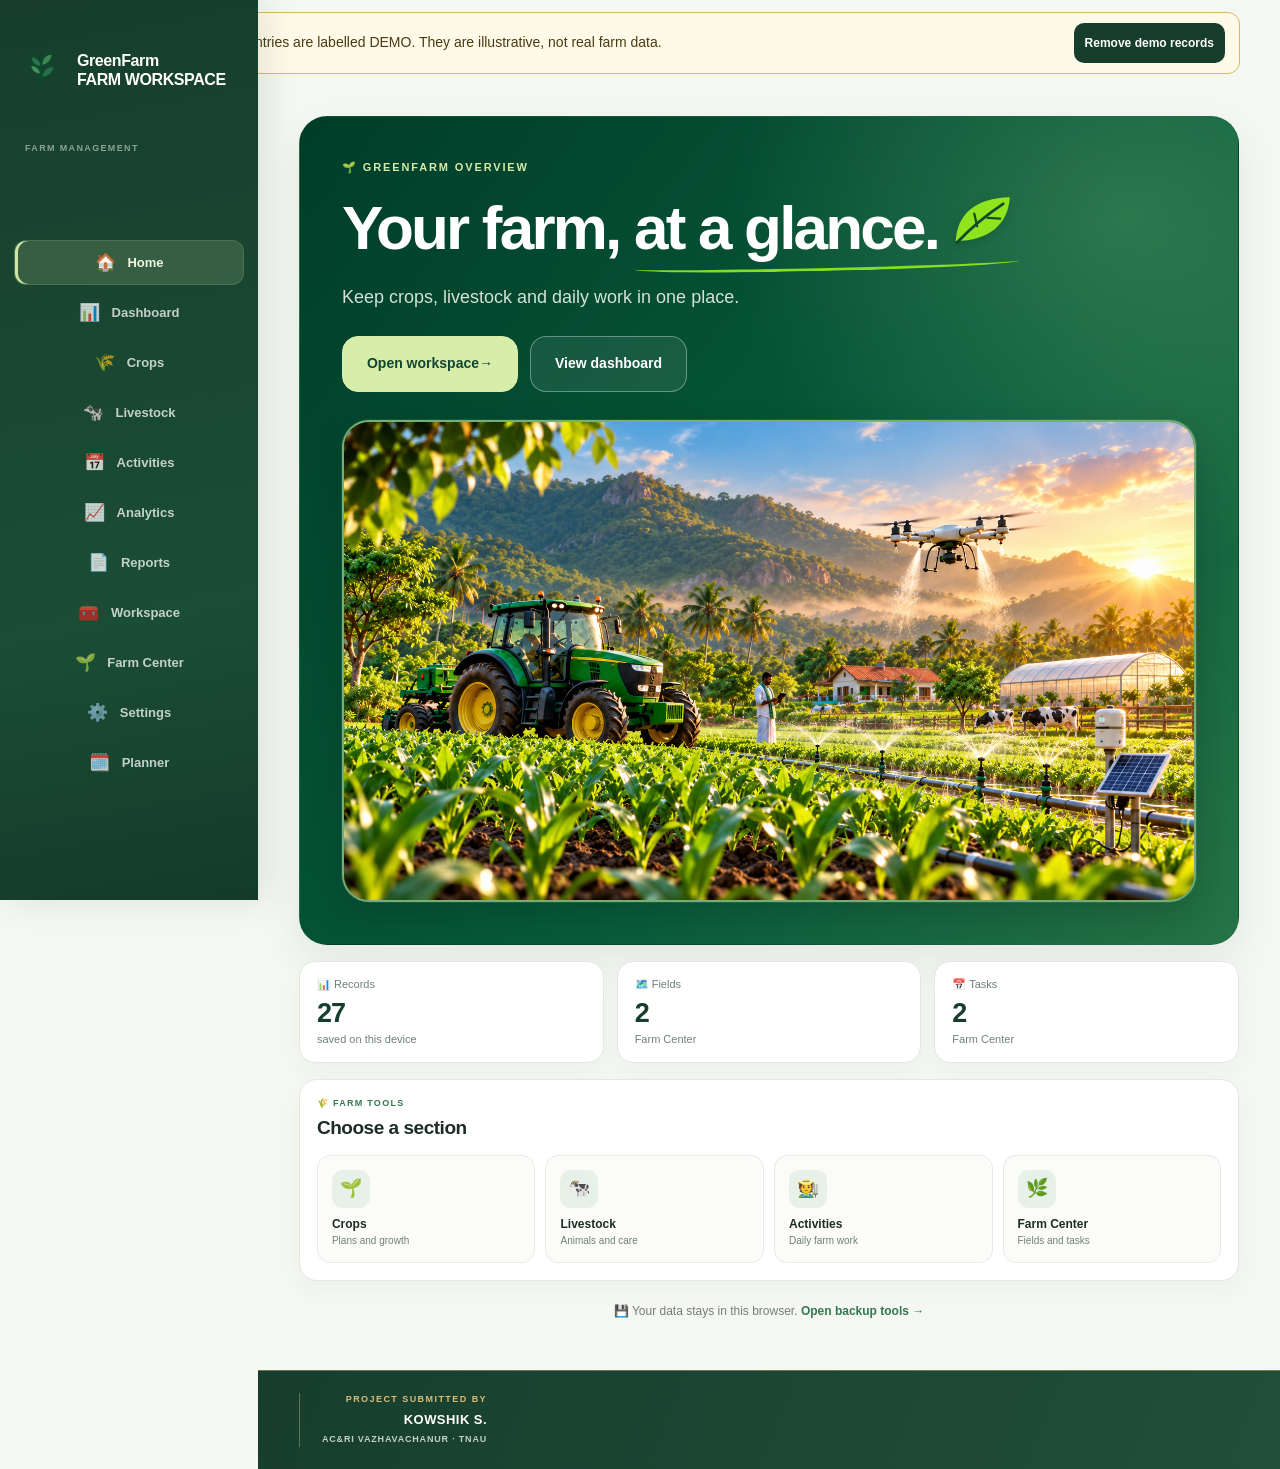
<file: index.html>
<!doctype html>
<html lang="en">
<head>
  <meta charset="utf-8">
  <meta name="viewport" content="width=device-width, initial-scale=1">
  <meta name="description" content="GreenFarm is a private, browser-based farm workspace for crop, field, livestock and farm operation records.">
  <meta name="theme-color" content="#173e2d">
  <title>Farm Home | GreenFarm</title>
  <link rel="manifest" href="manifest.webmanifest">
  <link rel="stylesheet" href="assets/greenfarm.css?v=greenfarm-v25">
  <link rel="stylesheet" href="assets/app-ui.css?v=greenfarm-v25"><link rel="stylesheet" href="assets/module-views.css?v=greenfarm-v25">
</head>
<body>
  <nav class="gf-nav" aria-label="Main navigation">
    <div class="container">
      <div class="gf-nav-caption">Farm management</div>
      <div class="nav-links">
        <a href="index.html" aria-current="page">🏠 Home</a>
        <a href="dashboard.html">📊 Dashboard</a>
        <a href="crops.html">🌾 Crops</a>
        <a href="livestock.html">🐄 Livestock</a>
        <a href="activities.html">📅 Activities</a>
        <a href="analytics.html">📈 Analytics</a>
        <a href="reports.html">📄 Reports</a>
        <a href="farm.html">🧰 Workspace</a>
        <a href="advanced.html">🌱 Farm Center</a>
        <a href="admin.html">⚙️ Admin</a>
      </div>
    </div>
  </nav>
  <style>
    /* Match the supplied GreenFarm overview design: copy first, full-width farm image below. */
    .gf-home-banner {
      display: grid !important;
      grid-template-columns: minmax(0, 1fr) !important;
      align-items: start !important;
      gap: 24px !important;
      padding: clamp(22px, 3.5vw, 42px) !important;
      border-radius: 28px !important;
      background:
        radial-gradient(ellipse at 88% 12%, rgba(177, 222, 148, .22), transparent 34%),
        linear-gradient(128deg, #003d29 0%, #075b3b 58%, #267346 100%) !important;
      color: #fff !important;
    }
    .gf-home-copy { width: 100%; min-width: 0; }
    .gf-home-kicker {
      margin-bottom: 16px !important;
      color: #d6eba9 !important;
      font-size: 11px !important;
      font-weight: 850 !important;
      letter-spacing: .17em !important;
      text-transform: uppercase;
    }
    .gf-home-banner h1 {
      max-width: 900px !important;
      margin: 0 0 15px !important;
      color: #fff !important;
      font-size: clamp(35px, 5vw, 62px) !important;
      line-height: 1.08 !important;
      letter-spacing: -.045em !important;
    }
    .gf-home-banner p:not(.gf-home-kicker) {
      max-width: 800px;
      color: rgba(247, 252, 244, .86) !important;
      font-size: clamp(14px, 1.6vw, 18px) !important;
    }
    .gf-home-actions { gap: 12px !important; margin: 24px 0 4px !important; }
    .gf-home-actions a {
      min-height: 56px !important;
      padding: 14px 24px !important;
      border-radius: 16px !important;
      font-size: 14px !important;
    }
    .gf-home-actions a.primary {
      background: #d7edaa !important;
      border-color: #d7edaa !important;
      color: #12452e !important;
    }
    .gf-home-art {
      display: block !important;
      width: 100% !important;
      min-width: 0 !important;
      height: auto !important;
      min-height: 0 !important;
      overflow: hidden !important;
      border: 2px solid rgba(177, 236, 157, .62) !important;
      border-radius: 27px !important;
      background: #154c32 !important;
      box-shadow: 0 0 0 1px rgba(255,255,255,.08), 0 14px 34px rgba(0, 25, 14, .2);
    }
    .gf-home-art img {
      display: block !important;
      width: 100% !important;
      height: auto !important;
      min-height: 0 !important;
      max-height: 640px;
      aspect-ratio: 16 / 9;
      object-fit: cover !important;
      object-position: center 52% !important;
      border-radius: 24px !important;
      background: linear-gradient(135deg, #164c31, #8bbf72);
    }
    @media (max-width: 700px) {
      .gf-home-banner { gap: 19px !important; padding: 19px !important; border-radius: 21px !important; }
      .gf-home-banner h1 { font-size: clamp(32px, 8vw, 43px) !important; }
      .gf-home-actions a { min-height: 48px !important; padding: 12px 15px !important; }
      .gf-home-art { border-radius: 18px !important; }
      .gf-home-art img { aspect-ratio: 4 / 3; border-radius: 16px !important; }
    }
    .gf-leaf-heading {
      position: relative;
      display: inline-block;
      padding-bottom: .12em;
      color: #fff !important;
      white-space: normal;
    }
    .gf-leaf-heading::after {
      position: absolute;
      right: 0;
      bottom: -.03em;
      left: 0;
      height: .15em;
      content: "";
      border-bottom: 3px solid #8ee51e;
      border-radius: 0 0 55% 45%;
      transform: rotate(-1.2deg);
      opacity: .95;
      pointer-events: none;
    }
    .gf-heading-leaf {
      display: inline-block;
      width: clamp(35px, 5.8vw, 76px);
      height: auto;
      margin-left: .12em;
      vertical-align: -.04em;
      filter: drop-shadow(0 2px 4px rgba(0, 35, 12, .18));
    }
    @media (max-width: 700px) {
      .gf-heading-leaf { width: 36px; }
      .gf-leaf-heading::after { border-bottom-width: 2px; }
    }
  </style>
  <main><div class="gf-home-page">
  <section class="gf-home-banner" aria-labelledby="home-title">
    <div class="gf-home-copy">
      <p class="gf-home-kicker">🌱 GreenFarm overview</p>
      <h1 id="home-title">Your farm, <span class="gf-leaf-heading">at a glance.<svg class="gf-heading-leaf" viewBox="0 0 100 80" aria-hidden="true" focusable="false"><path d="M13 66C15 30 39 8 86 7C84 42 59 66 13 66Z" fill="#8ee51e"/><path d="M15 68C33 49 51 33 77 16" fill="none" stroke="#164a2e" stroke-width="4" stroke-linecap="round"/><path d="M42 46L38 29M56 35L73 36" fill="none" stroke="#164a2e" stroke-width="3" stroke-linecap="round"/></svg></span></h1>
      <p>Keep crops, livestock and daily work in one place.</p>
      <div class="gf-home-actions">
        <a class="primary" href="farm.html">Open workspace <span aria-hidden="true">→</span></a>
        <a href="dashboard.html">View dashboard</a>
      </div>
    </div>
    <div class="gf-home-art">
      <img src="assets/greenfarm-3d-farm.png?v=greenfarm-v25" alt="Realistic smart GreenFarm landscape with a farmer monitoring crops, lush crop rows, greenhouse, tractor, drone and connected agriculture technology at sunrise" width="1280" height="720" fetchpriority="high" decoding="async">
    </div>
  </section>
  <section class="gf-home-stat-grid" aria-label="Farm overview">
    <article class="gf-home-stat"><span>📊 Records</span><strong data-gf-stat="records">0</strong><small>saved on this device</small></article>
    <article class="gf-home-stat"><span>🗺️ Fields</span><strong data-gf-stat="fields">0</strong><small>Farm Center</small></article>
    <article class="gf-home-stat"><span>📅 Tasks</span><strong data-gf-stat="tasks">0</strong><small>Farm Center</small></article>
  </section>
  <section class="gf-home-section" aria-labelledby="home-tools-title">
    <div class="gf-home-section-head"><div><p>🌾 Farm tools</p><h2 id="home-tools-title">Choose a section</h2></div></div>
    <div class="gf-home-module-grid">
      <a class="gf-home-module" href="crops.html"><span class="gf-home-module-icon" aria-hidden="true">🌱</span><span><strong>Crops</strong><small>Plans and growth</small></span></a>
      <a class="gf-home-module" href="livestock.html"><span class="gf-home-module-icon" aria-hidden="true">🐄</span><span><strong>Livestock</strong><small>Animals and care</small></span></a>
      <a class="gf-home-module" href="activities.html"><span class="gf-home-module-icon" aria-hidden="true">🧑‍🌾</span><span><strong>Activities</strong><small>Daily farm work</small></span></a>
      <a class="gf-home-module" href="advanced.html"><span class="gf-home-module-icon" aria-hidden="true">🌿</span><span><strong>Farm Center</strong><small>Fields and tasks</small></span></a>
    </div>
  </section>
  <p class="gf-home-footer-note">💾 Your data stays in this browser. <a href="farm.html#backup">Open backup tools →</a></p>
</div></main>
  <footer class="gf-footer gf-home-footer"><div class="container gf-home-footer-container"><div class="gf-project-credit"><span class="gf-project-credit-label">Project submitted by</span><strong>KOWSHIK S.</strong><span class="gf-project-credit-meta">AC&amp;RI VAZHAVACHANUR <span aria-hidden="true">·</span> TNAU</span></div></div></footer>
  <script src="assets/demo-seed.js?v=greenfarm-v28"></script><script src="assets/app-ui.js?v=greenfarm-v28" defer></script>
  <script>if ("serviceWorker" in navigator) navigator.serviceWorker.register("sw.js").catch(() => {});</script>
</body>
</html>
</file>
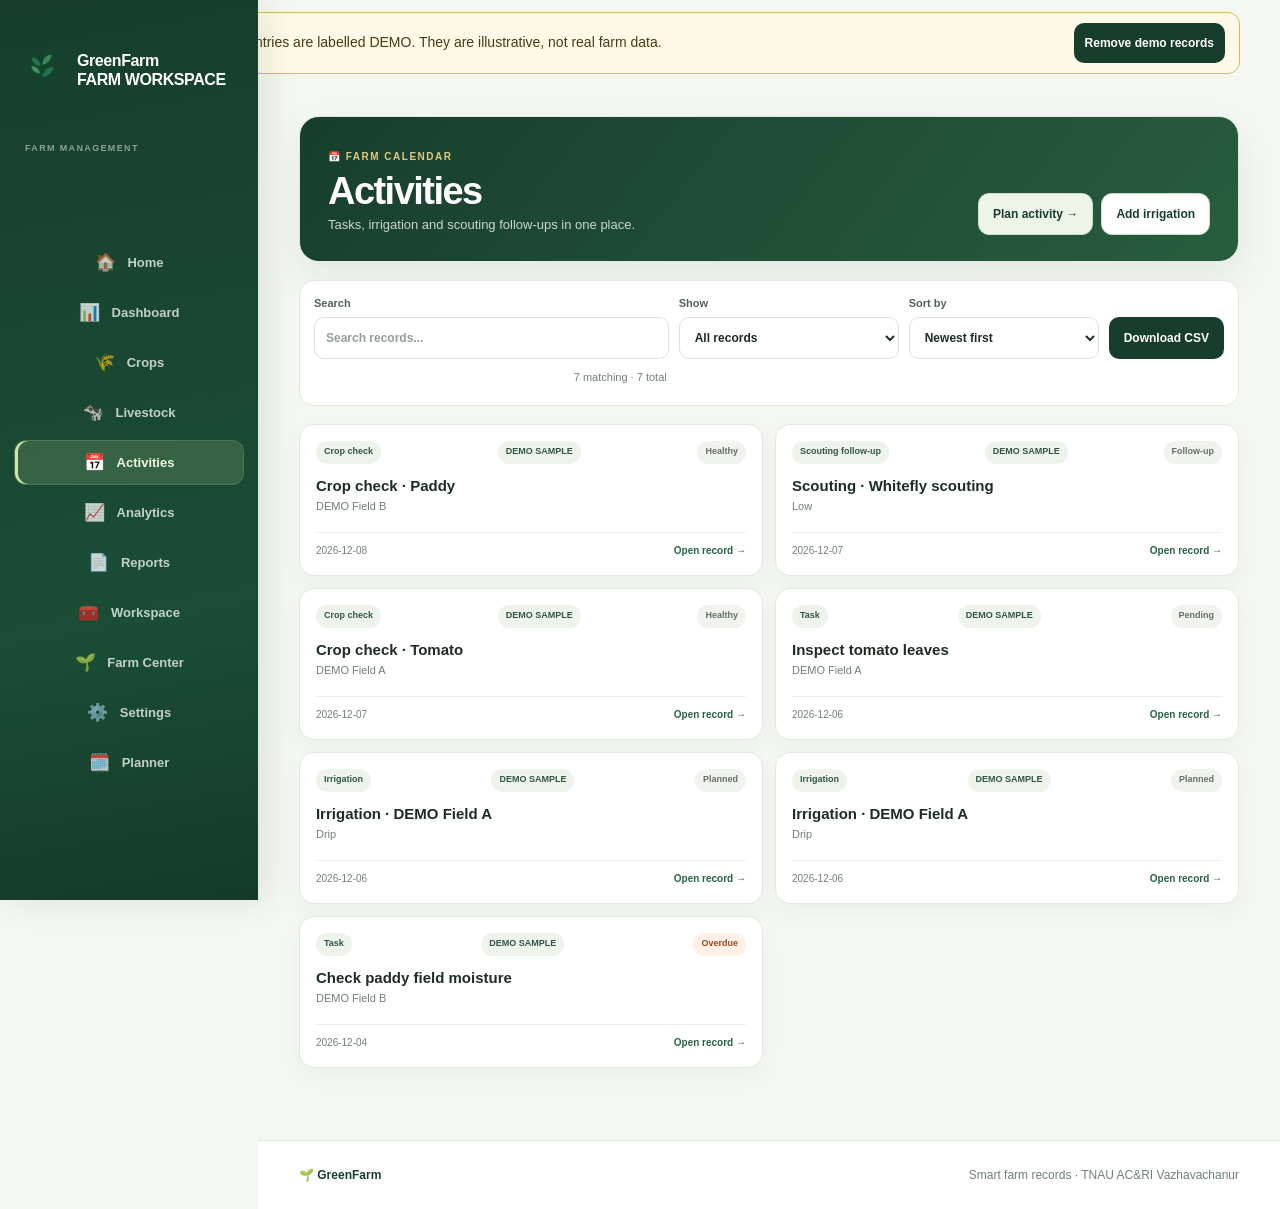
<file: activities.html>
<!doctype html><html lang="en"><head><meta charset="utf-8"><meta name="viewport" content="width=device-width,initial-scale=1"><meta name="theme-color" content="#173e2d"><meta name="description" content="Tasks, irrigation and scouting follow-ups in one place."><title>Activities | GreenFarm</title><link rel="manifest" href="manifest.webmanifest"><link rel="stylesheet" href="assets/greenfarm.css?v=greenfarm-v25"><link rel="stylesheet" href="assets/app-ui.css?v=greenfarm-v25"><link rel="stylesheet" href="assets/module-views.css?v=greenfarm-v25"></head><body data-view="activities"><nav class="gf-nav" aria-label="Main navigation"><div class="container"><div class="gf-nav-caption">Farm management</div><div class="nav-links"><a href="index.html">Home</a><a href="dashboard.html">Dashboard</a><a href="crops.html">Crops</a><a href="livestock.html">Livestock</a><a href="activities.html">Activities</a><a href="analytics.html">Analytics</a><a href="reports.html">Reports</a><a href="farm.html">Workspace</a><a href="advanced.html">Farm Center</a><a href="admin.html">Settings</a></div></div></nav><main><div class="page module-view-page" data-view="activities"><section class="module-view-hero"><div><small>📅 FARM CALENDAR</small><h1>Activities</h1><p>Tasks, irrigation and scouting follow-ups in one place.</p></div><div class="module-view-actions"><a class="view-primary" href="advanced.html#taskForm">Plan activity →</a><a class="view-button" href="farm.html#irrigation">Add irrigation</a></div></section><section class="view-toolbar" aria-label="Filter activities"><label>Search<input id="recordSearch" type="search" placeholder="Search records..." autocomplete="off"></label><label>Show<select id="recordFilter"><option value="all">All records</option><option value="open">Open / scheduled</option><option value="overdue">Overdue</option><option value="completed">Completed</option></select></label><label>Sort by<select id="recordSort"><option value="newest">Newest first</option><option value="oldest">Oldest first</option></select></label><button id="exportView" class="view-button" type="button">Download CSV</button><p id="recordsSummary" class="view-count" aria-live="polite"></p></section><section id="recordsView" class="records-view" aria-live="polite"></section><nav id="recordsPagination" class="record-pagination" aria-label="Record pages"></nav></div></main><footer class="gf-footer"><div class="container"><strong>🌱 GreenFarm</strong><p>Smart farm records · TNAU AC&amp;RI Vazhavachanur</p></div></footer><div id="viewStatus" class="sr-only" role="status" aria-live="polite"></div><script src="assets/demo-seed.js?v=greenfarm-v28"></script><script src="assets/module-views.js?v=greenfarm-v28" defer></script><script src="assets/app-ui.js?v=greenfarm-v28" defer></script></body></html>
</file>
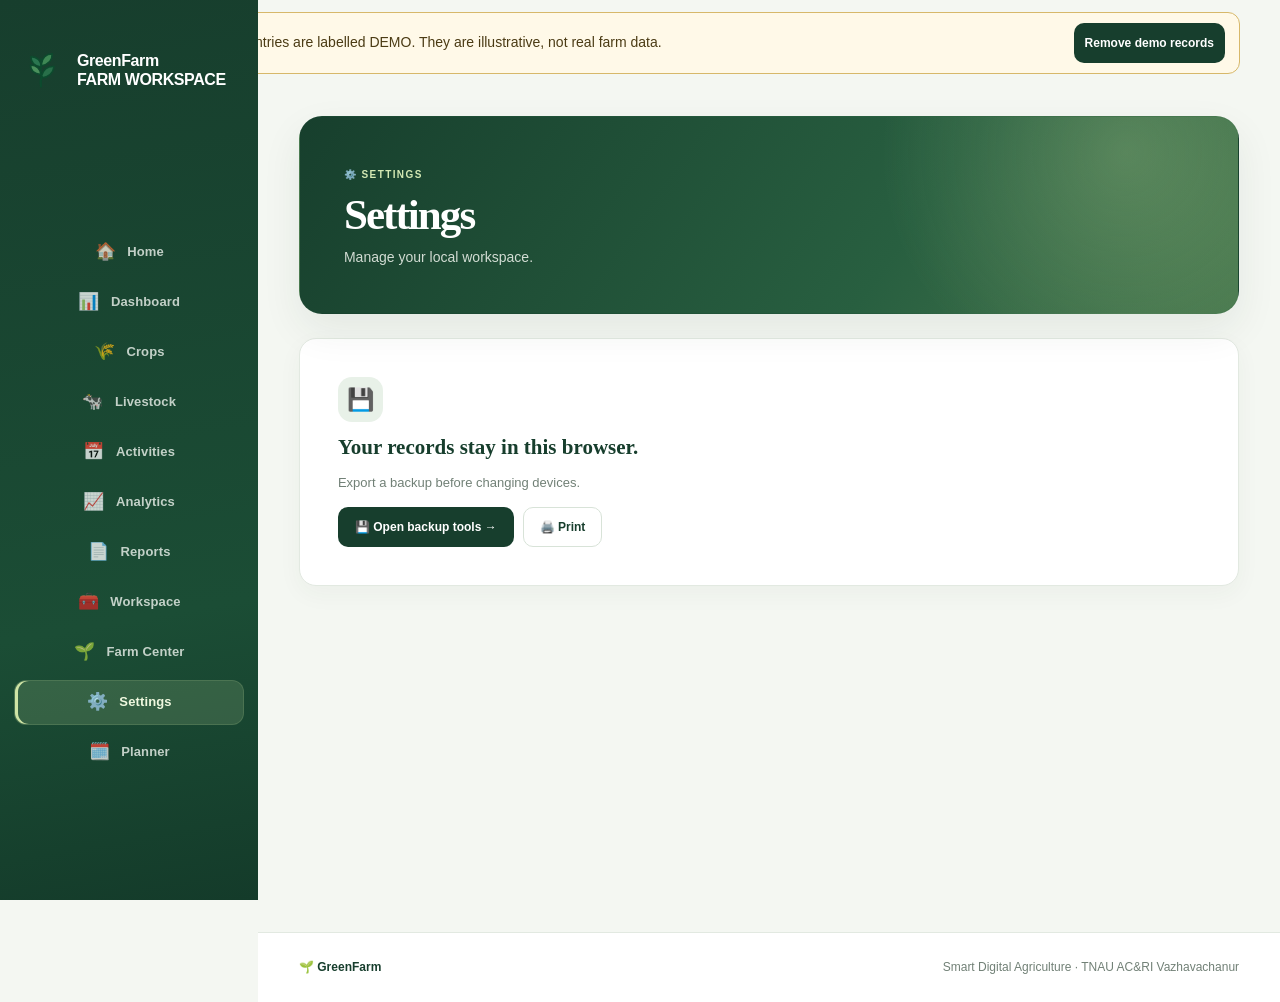
<file: admin.html>
<!doctype html><html lang="en"><head><meta charset="utf-8"><meta name="viewport" content="width=device-width,initial-scale=1"><meta name="theme-color" content="#043a24"><meta name="description" content="admin | GreenFarm Smart Digital Agriculture"><title>Settings | GreenFarm</title><link rel="stylesheet" href="assets/greenfarm.css?v=greenfarm-v25"><style id="greenfarm-common-brand-header">
.dashboard-green-header{background:linear-gradient(rgba(247,251,246,.82),rgba(239,247,237,.86)),url("assets/greenfarm-sunrise-header.webp") center/cover no-repeat;border-top:4px solid #043a24;border-bottom:1px solid #dfe9e2}
.dashboard-brand-wrap{width:100%;min-height:108px;display:flex;align-items:center;justify-content:flex-start;text-align:left;padding:12px 18px;box-sizing:border-box}
.dashboard-green{display:flex;flex-direction:row;align-items:center;justify-content:flex-start;gap:12px}
.dashboard-green-logo{width:58px;height:58px;flex:0 0 58px;object-fit:contain;border-radius:50%;border:3px solid #0d4b2e;padding:5px;background:#fff;box-sizing:border-box}
.dashboard-green-copy{display:flex;flex-direction:column;align-items:flex-start;justify-content:center;gap:5px}
.dashboard-green-name{color:#043a24;font:800 clamp(32px,4vw,50px)/1 Georgia,"Times New Roman",serif;letter-spacing:-.02em}
.dashboard-green-sub{color:#08783f;font:900 clamp(9px,1vw,12px)/1.2 "Segoe UI",Arial,sans-serif;letter-spacing:.12em}
@media(max-width:700px){.dashboard-brand-wrap{min-height:76px;padding:8px 12px}.dashboard-green{gap:9px}.dashboard-green-logo{width:44px;height:44px;flex-basis:44px;padding:4px}.dashboard-green-name{font-size:27px}.dashboard-green-sub{font-size:7px;letter-spacing:.08em}}
@media(max-width:380px){.dashboard-green-logo{width:38px;height:38px;flex-basis:38px}.dashboard-green-name{font-size:23px}.dashboard-green-sub{font-size:6px}}
</style><link rel="stylesheet" href="assets/app-ui.css?v=greenfarm-v25"><link rel="stylesheet" href="assets/module-views.css?v=greenfarm-v25">
</head><body><header class="dashboard-green-header">
  <div class="dashboard-brand-wrap">
    <div class="dashboard-green">
      <img class="dashboard-green-logo" src="assets/greenfarm-logo.svg" alt="GreenFarm logo">
      <div class="dashboard-green-copy">
        <div class="dashboard-green-name">GreenFarm</div>
        <div class="dashboard-green-sub">SMART DIGITAL AGRICULTURE</div>
      </div>
    </div>
  </div>
</header><nav class="gf-nav professional-nav" aria-label="Main navigation"><div class="container"><div class="nav-links">
<a href="index.html">🏠 Home</a><a href="dashboard.html">📊 Dashboard</a><a href="crops.html">🌾 Crops</a><a href="livestock.html">🐄 Livestock</a><a href="activities.html">📅 Activities</a><a href="analytics.html">📈 Analytics</a><a href="reports.html">📄 Reports</a><a href="farm.html">🧰 Workspace</a><a href="advanced.html">🌱 Farm Center</a><a href="admin.html">⚙️ Admin</a>
</div></div></nav><main><div class="page">
  <section class="page-hero"><small>⚙️ SETTINGS</small><h1>Settings</h1><p>Manage your local workspace.</p></section>
  <section class="workspace-card"><div class="empty-icon" aria-hidden="true">💾</div><h2>Your records stay in this browser.</h2><p>Export a backup before changing devices.</p>
    <div class="actions"><a class="btn2" href="farm.html#backup">💾 Open backup tools →</a><button class="btn2 alt" onclick="window.print()">🖨️ Print</button></div>
  </section>
</div></main><footer class="gf-footer"><div class="container"><strong>🌱 GreenFarm</strong><p>Smart Digital Agriculture · TNAU AC&amp;RI Vazhavachanur</p></div></footer><script src="assets/demo-seed.js?v=greenfarm-v28"></script><script src="assets/app-ui.js?v=greenfarm-v28" defer></script>
</body></html>
</file>
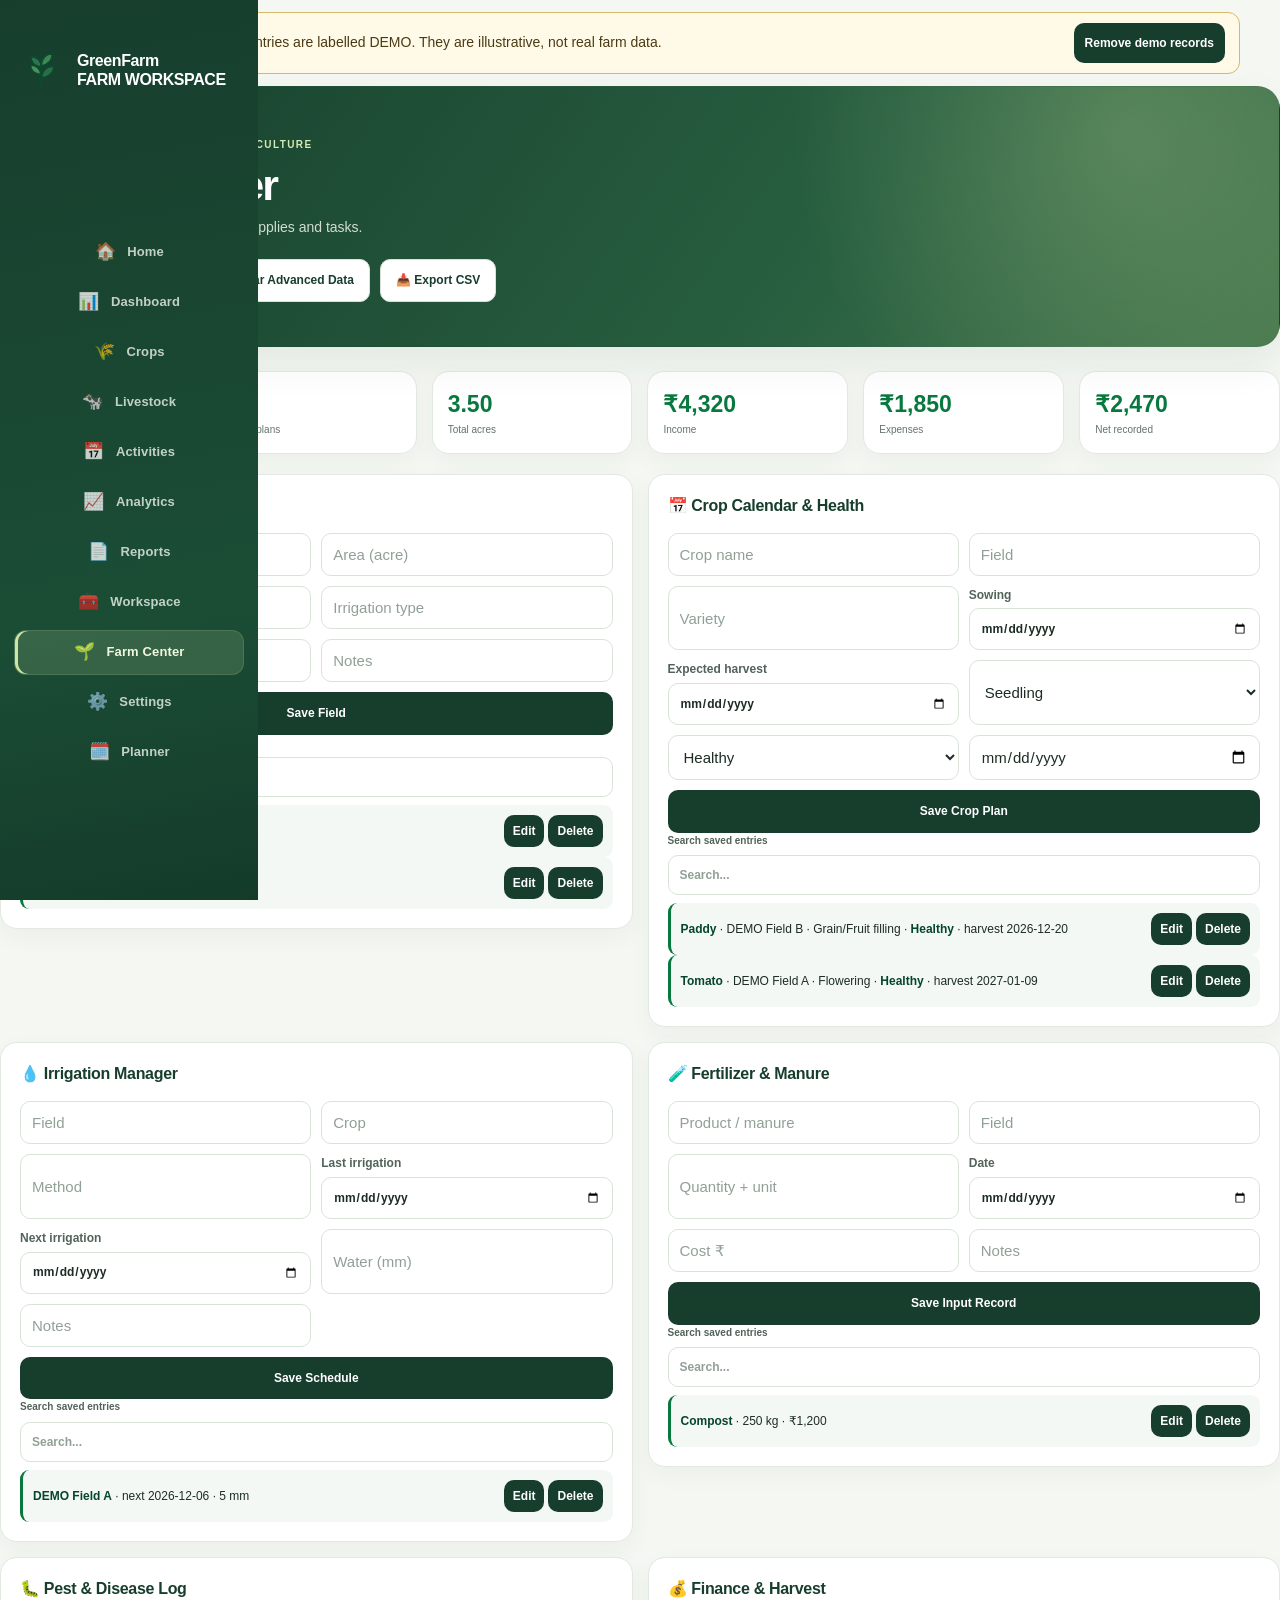
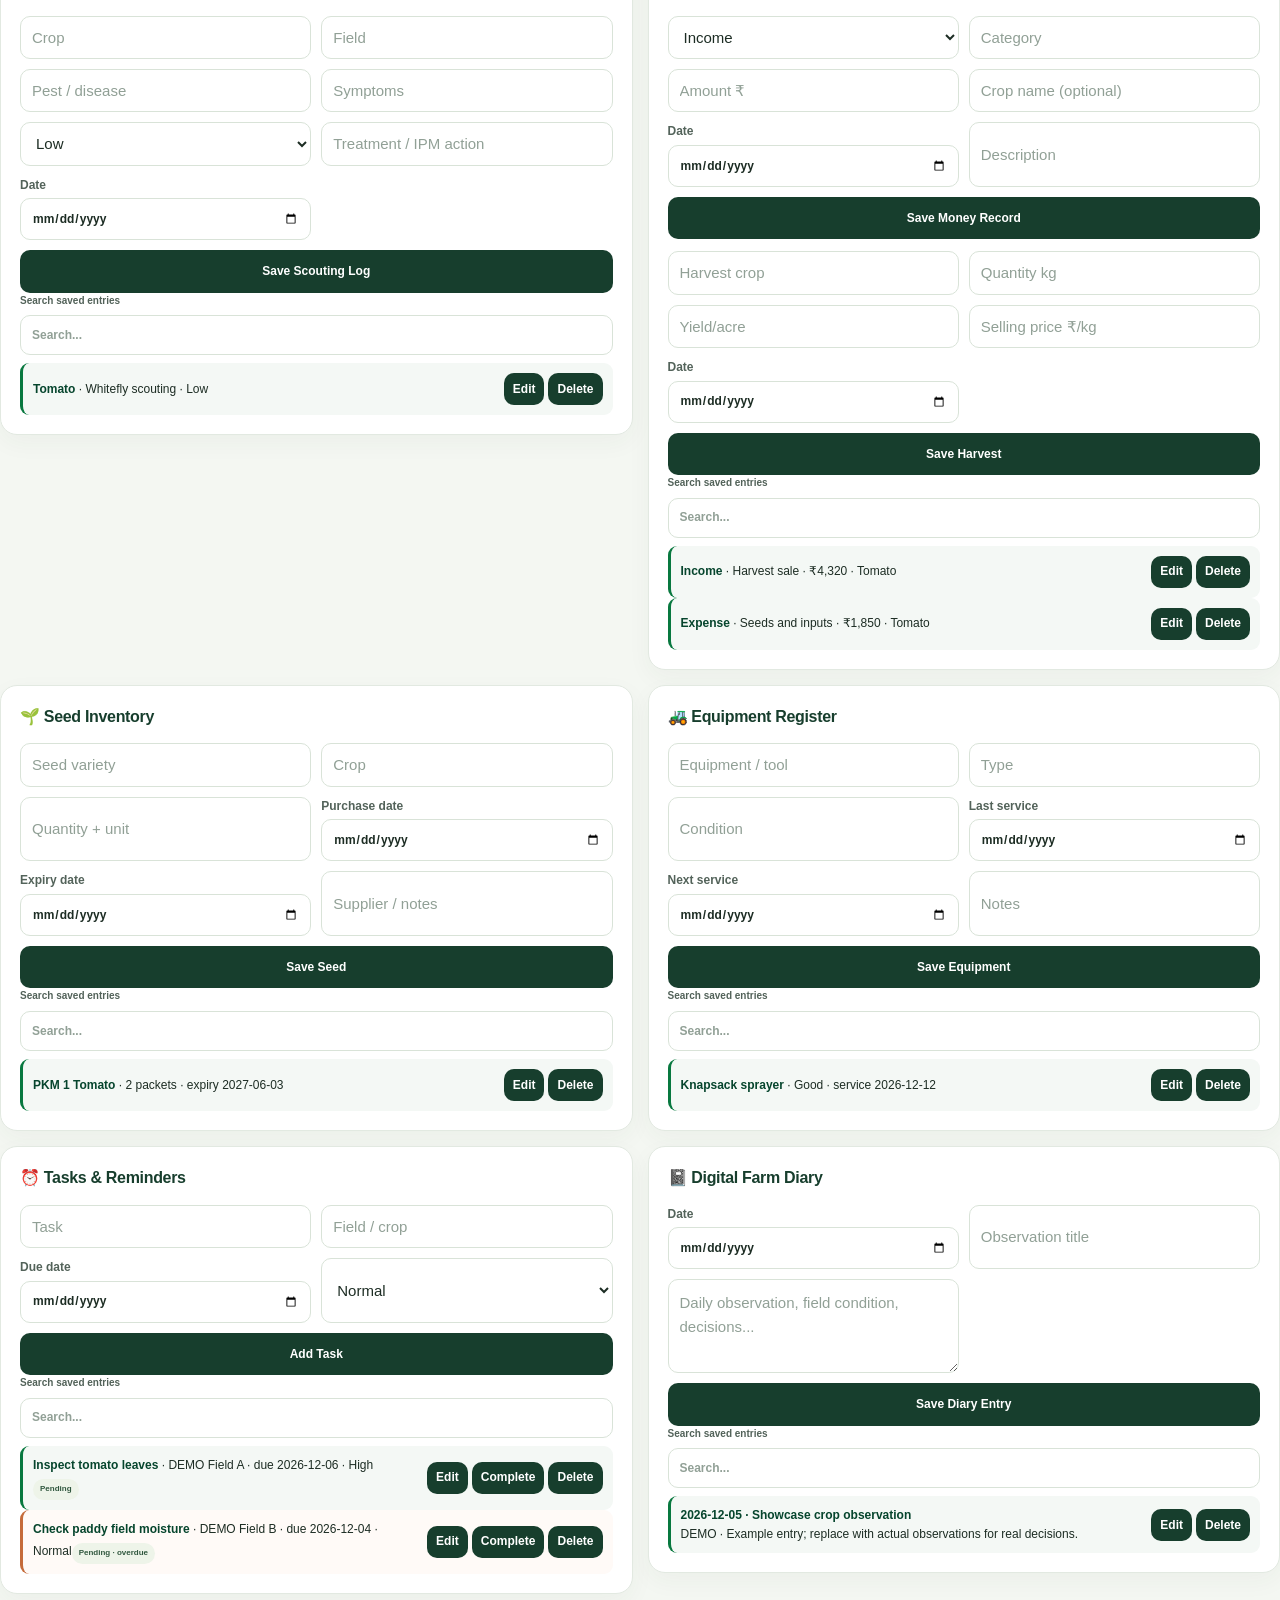
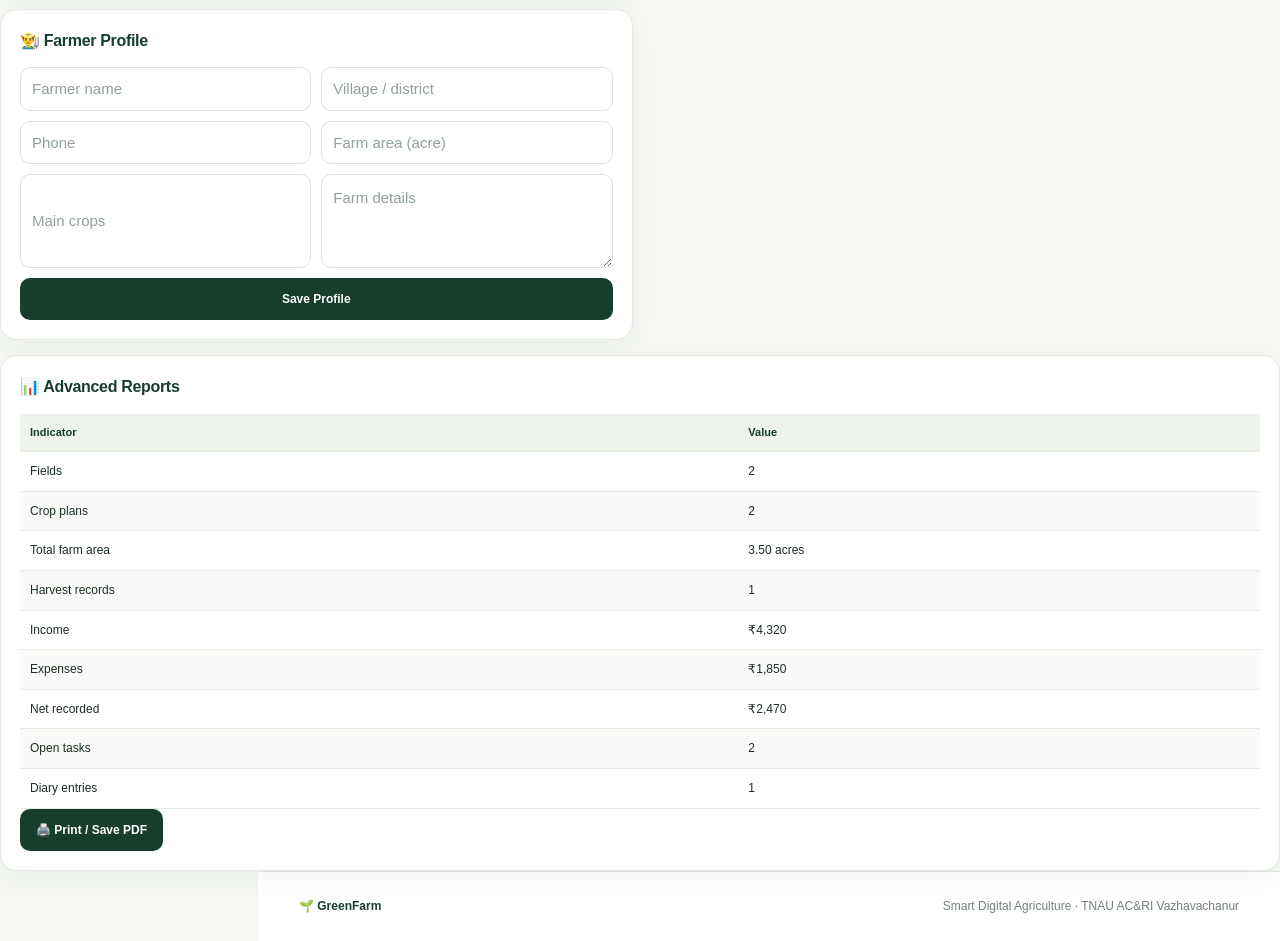
<file: advanced.html>
<!doctype html><html lang="en"><head><meta charset="utf-8"><meta name="viewport" content="width=device-width,initial-scale=1"><meta name="theme-color" content="#043a24"><meta name="description" content="GreenFarm Advanced Farm Center"><link rel="manifest" href="manifest.webmanifest"><link rel="stylesheet" href="assets/greenfarm.css?v=greenfarm-v25"><link rel="stylesheet" href="assets/advanced.css"><title>Farm Center | GreenFarm</title><link rel="stylesheet" href="assets/app-ui.css?v=greenfarm-v25"><link rel="stylesheet" href="assets/module-views.css?v=greenfarm-v25">
</head><body>
<header class="advanced-header"><div class="advanced-brand"><img src="assets/greenfarm-logo.svg" alt="GreenFarm logo"><div><strong>GreenFarm</strong><span>Advanced Farm Center</span></div></div></header>
<nav class="gf-nav professional-nav"><div class="container"><div class="nav-links"><a href="index.html">🏠 Home</a><a href="dashboard.html">📊 Dashboard</a><a href="crops.html">🌾 Crops</a><a href="livestock.html">🐄 Livestock</a><a href="activities.html">📅 Activities</a><a href="analytics.html">📈 Analytics</a><a href="reports.html">📄 Reports</a><a href="farm.html">🧰 Workspace</a><a href="advanced.html" class="active">🌱 Farm Center</a><a href="admin.html">⚙️ Admin</a></div></div></nav>
<main class="advanced-page"><section class="advanced-hero"><small>GREENFARM SMART DIGITAL AGRICULTURE</small><h1>Farm Center</h1><p>Manage fields, crops, irrigation, supplies and tasks.</p><div class="hero-actions"><button class="gf-btn" id="demoBtn">✨ Load Demo Data</button><button class="gf-btn secondary" id="clearBtn">🗑️ Clear Advanced Data</button><button class="gf-btn secondary" id="csvBtn">📥 Export CSV</button></div></section>
<section class="metric-grid" id="metrics"></section>
<div class="advanced-grid">
<section class="tool-card"><h2>🗺️ Field Management</h2><form id="fieldForm" class="form-grid"><input name="number" placeholder="Field number" required><input name="area" type="number" step="any" placeholder="Area (acre)" required><input name="soil" placeholder="Soil type"><input name="irrigation" placeholder="Irrigation type"><input name="crop" placeholder="Current crop"><input name="notes" placeholder="Notes"><button class="gf-btn" type="submit">Save Field</button></form><div id="fieldsList"></div></section>
<section class="tool-card"><h2>📅 Crop Calendar & Health</h2><form id="cropForm" class="form-grid"><input name="crop" placeholder="Crop name" required><input name="field" placeholder="Field" required><input name="variety" placeholder="Variety"><label>Sowing<input name="sowing" type="date" required></label><label>Expected harvest<input name="harvest" type="date"></label><select name="stage"><option>Seedling</option><option>Vegetative</option><option>Flowering</option><option>Grain/Fruit filling</option><option>Harvest ready</option></select><select name="health"><option>Healthy</option><option>Warning</option><option>Pest</option><option>Disease</option></select><input name="next" type="date" placeholder="Next activity date"><button class="gf-btn" type="submit">Save Crop Plan</button></form><div id="cropsList"></div></section>
<section class="tool-card"><h2>💧 Irrigation Manager</h2><form id="irrForm" class="form-grid"><input name="field" placeholder="Field" required><input name="crop" placeholder="Crop"><input name="method" placeholder="Method"><label>Last irrigation<input name="last" type="date"></label><label>Next irrigation<input name="next" type="date" required></label><input name="water" type="number" step="any" placeholder="Water (mm)"><input name="notes" placeholder="Notes"><button class="gf-btn" type="submit">Save Schedule</button></form><div id="irrList"></div></section>
<section class="tool-card"><h2>🧪 Fertilizer & Manure</h2><form id="fertForm" class="form-grid"><input name="product" placeholder="Product / manure" required><input name="field" placeholder="Field"><input name="quantity" placeholder="Quantity + unit"><label>Date<input name="date" type="date"></label><input name="cost" type="number" step="any" placeholder="Cost ₹"><input name="notes" placeholder="Notes"><button class="gf-btn" type="submit">Save Input Record</button></form><div id="fertList"></div></section>
<section class="tool-card"><h2>🐛 Pest & Disease Log</h2><form id="pestForm" class="form-grid"><input name="crop" placeholder="Crop" required><input name="field" placeholder="Field"><input name="problem" placeholder="Pest / disease" required><input name="symptoms" placeholder="Symptoms"><select name="severity"><option>Low</option><option>Moderate</option><option>High</option></select><input name="treatment" placeholder="Treatment / IPM action"><label>Date<input name="date" type="date"></label><button class="gf-btn" type="submit">Save Scouting Log</button></form><div id="pestList"></div></section>
<section class="tool-card"><h2>💰 Finance & Harvest</h2><form id="moneyForm" class="form-grid"><select name="type"><option>Income</option><option>Expense</option></select><input name="category" placeholder="Category"><input name="amount" type="number" step="any" placeholder="Amount ₹" required><input name="crop" placeholder="Crop name (optional)" aria-label="Crop name for crop-wise costs"><label>Date<input name="date" type="date"></label><input name="notes" placeholder="Description"><button class="gf-btn" type="submit">Save Money Record</button></form><form id="harvestForm" class="form-grid compact"><input name="crop" placeholder="Harvest crop" required><input name="quantity" type="number" step="any" placeholder="Quantity kg"><input name="yield" type="number" step="any" placeholder="Yield/acre"><input name="price" type="number" step="any" placeholder="Selling price ₹/kg"><label>Date<input name="date" type="date"></label><button class="gf-btn" type="submit">Save Harvest</button></form><div id="moneyList"></div></section>
<section class="tool-card"><h2>🌱 Seed Inventory</h2><form id="seedForm" class="form-grid"><input name="variety" placeholder="Seed variety" required><input name="crop" placeholder="Crop"><input name="quantity" placeholder="Quantity + unit"><label>Purchase date<input name="purchase" type="date"></label><label>Expiry date<input name="expiry" type="date"></label><input name="notes" placeholder="Supplier / notes"><button class="gf-btn" type="submit">Save Seed</button></form><div id="seedList"></div></section>
<section class="tool-card"><h2>🚜 Equipment Register</h2><form id="equipmentForm" class="form-grid"><input name="name" placeholder="Equipment / tool" required><input name="type" placeholder="Type"><input name="condition" placeholder="Condition"><label>Last service<input name="service" type="date"></label><label>Next service<input name="next" type="date"></label><input name="notes" placeholder="Notes"><button class="gf-btn" type="submit">Save Equipment</button></form><div id="equipmentList"></div></section>
<section class="tool-card"><h2>⏰ Tasks & Reminders</h2><form id="taskForm" class="form-grid"><input name="task" placeholder="Task" required><input name="field" placeholder="Field / crop"><label>Due date<input name="due" type="date" required></label><select name="priority"><option>Normal</option><option>High</option><option>Urgent</option></select><button class="gf-btn" type="submit">Add Task</button></form><div id="taskList"></div></section>
<section class="tool-card"><h2>📓 Digital Farm Diary</h2><form id="diaryForm" class="form-grid"><label>Date<input name="date" type="date"></label><input name="title" placeholder="Observation title" required><textarea name="notes" placeholder="Daily observation, field condition, decisions..." rows="3" required></textarea><button class="gf-btn" type="submit">Save Diary Entry</button></form><div id="diaryList"></div></section>
<section class="tool-card"><h2>👨‍🌾 Farmer Profile</h2><form id="profileForm" class="form-grid"><input name="name" placeholder="Farmer name"><input name="village" placeholder="Village / district"><input name="phone" placeholder="Phone"><input name="farmArea" type="number" step="any" placeholder="Farm area (acre)"><input name="mainCrops" placeholder="Main crops"><textarea name="details" rows="3" placeholder="Farm details"></textarea><button class="gf-btn" type="submit">Save Profile</button></form></section>
<section class="tool-card full"><h2>📊 Advanced Reports</h2><div id="advancedReport"></div><button class="gf-btn" onclick="window.print()">🖨️ Print / Save PDF</button></section>
</div></main><footer class="gf-footer"><div class="container"><strong>🌱 GreenFarm</strong><p>Smart Digital Agriculture · TNAU AC&amp;RI Vazhavachanur</p></div></footer><div id="toast" class="toast"></div><script src="assets/demo-seed.js?v=greenfarm-v28"></script><script src="assets/advanced.js?v=greenfarm-v25"></script><script>if('serviceWorker'in navigator)navigator.serviceWorker.register('sw.js').catch(()=>{});</script><script src="assets/app-ui.js?v=greenfarm-v28" defer></script>
</body></html>
</file>
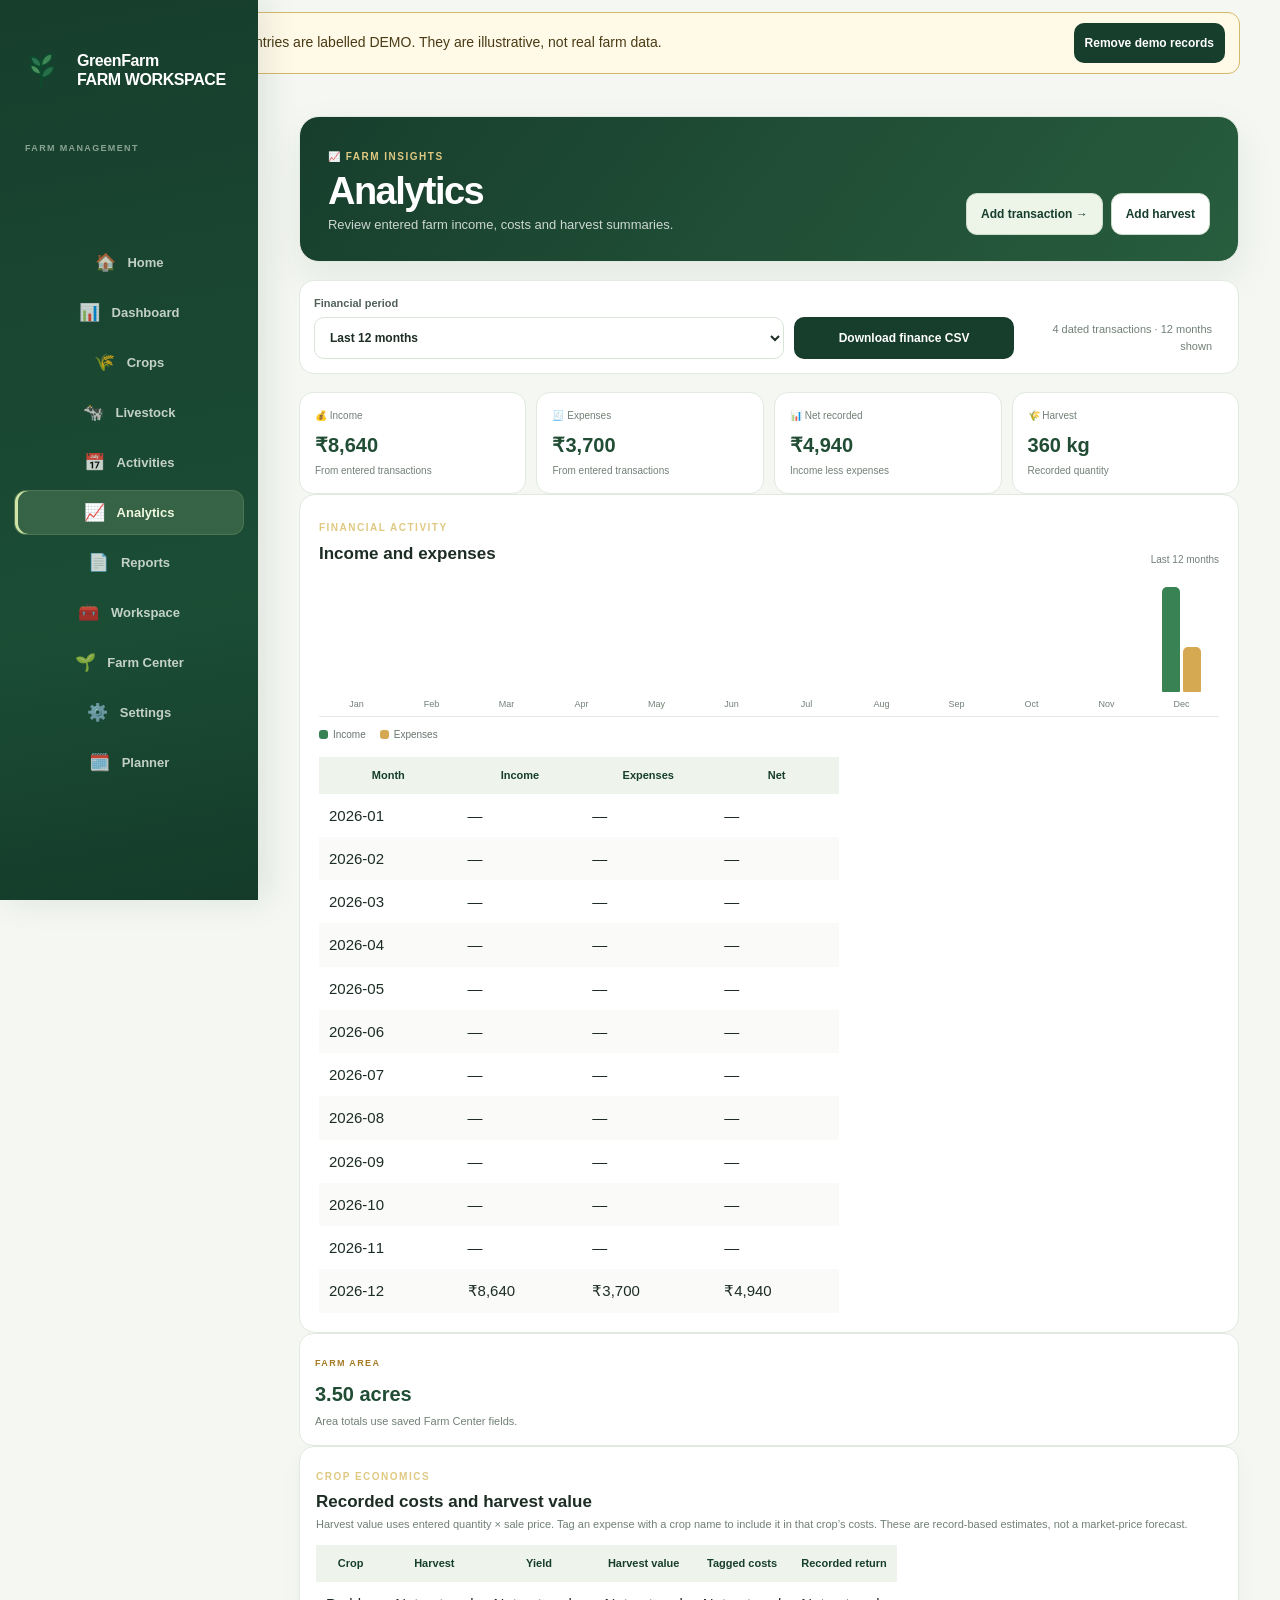
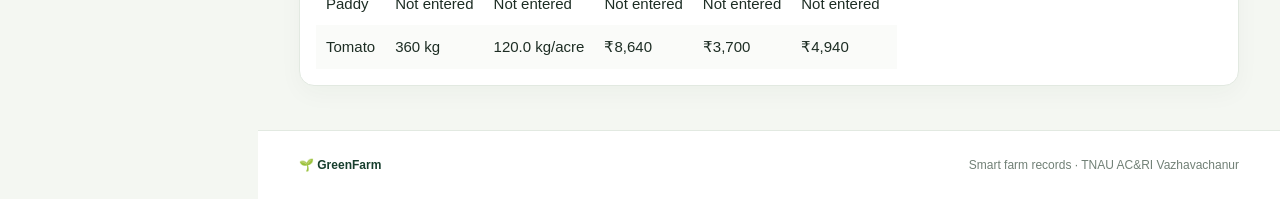
<file: analytics.html>
<!doctype html><html lang="en"><head><meta charset="utf-8"><meta name="viewport" content="width=device-width,initial-scale=1"><meta name="theme-color" content="#173e2d"><meta name="description" content="Farm finance and harvest insights based on saved records."><title>Analytics | GreenFarm</title><link rel="manifest" href="manifest.webmanifest"><link rel="stylesheet" href="assets/greenfarm.css?v=greenfarm-v25"><link rel="stylesheet" href="assets/app-ui.css?v=greenfarm-v25"><link rel="stylesheet" href="assets/module-views.css?v=greenfarm-v25"></head><body data-view="analytics"><nav class="gf-nav" aria-label="Main navigation"><div class="container"><div class="gf-nav-caption">Farm management</div><div class="nav-links"><a href="index.html">Home</a><a href="dashboard.html">Dashboard</a><a href="crops.html">Crops</a><a href="livestock.html">Livestock</a><a href="activities.html">Activities</a><a href="analytics.html">Analytics</a><a href="reports.html">Reports</a><a href="farm.html">Workspace</a><a href="advanced.html">Farm Center</a><a href="admin.html">Settings</a></div></div></nav><main><div class="page module-view-page" data-view="analytics"><section class="module-view-hero"><div><small>📈 FARM INSIGHTS</small><h1>Analytics</h1><p>Review entered farm income, costs and harvest summaries.</p></div><div class="module-view-actions"><a class="view-primary" href="farm.html#finance">Add transaction →</a><a class="view-button" href="farm.html#harvest">Add harvest</a></div></section><section class="view-toolbar"><label>Financial period<select id="analyticsRange"><option value="6">Last 6 months</option><option value="12" selected>Last 12 months</option><option value="36">Last 3 years</option><option value="all">All recorded dates</option></select></label><button id="exportView" class="view-button" type="button">Download finance CSV</button><p id="analyticsSummary" class="view-count" aria-live="polite"></p></section><section id="analyticsView"></section></div></main><footer class="gf-footer"><div class="container"><strong>🌱 GreenFarm</strong><p>Smart farm records · TNAU AC&amp;RI Vazhavachanur</p></div></footer><div id="viewStatus" class="sr-only" role="status" aria-live="polite"></div><script src="assets/demo-seed.js?v=greenfarm-v28"></script><script src="assets/module-views.js?v=greenfarm-v28" defer></script><script src="assets/app-ui.js?v=greenfarm-v28" defer></script></body></html>
</file>
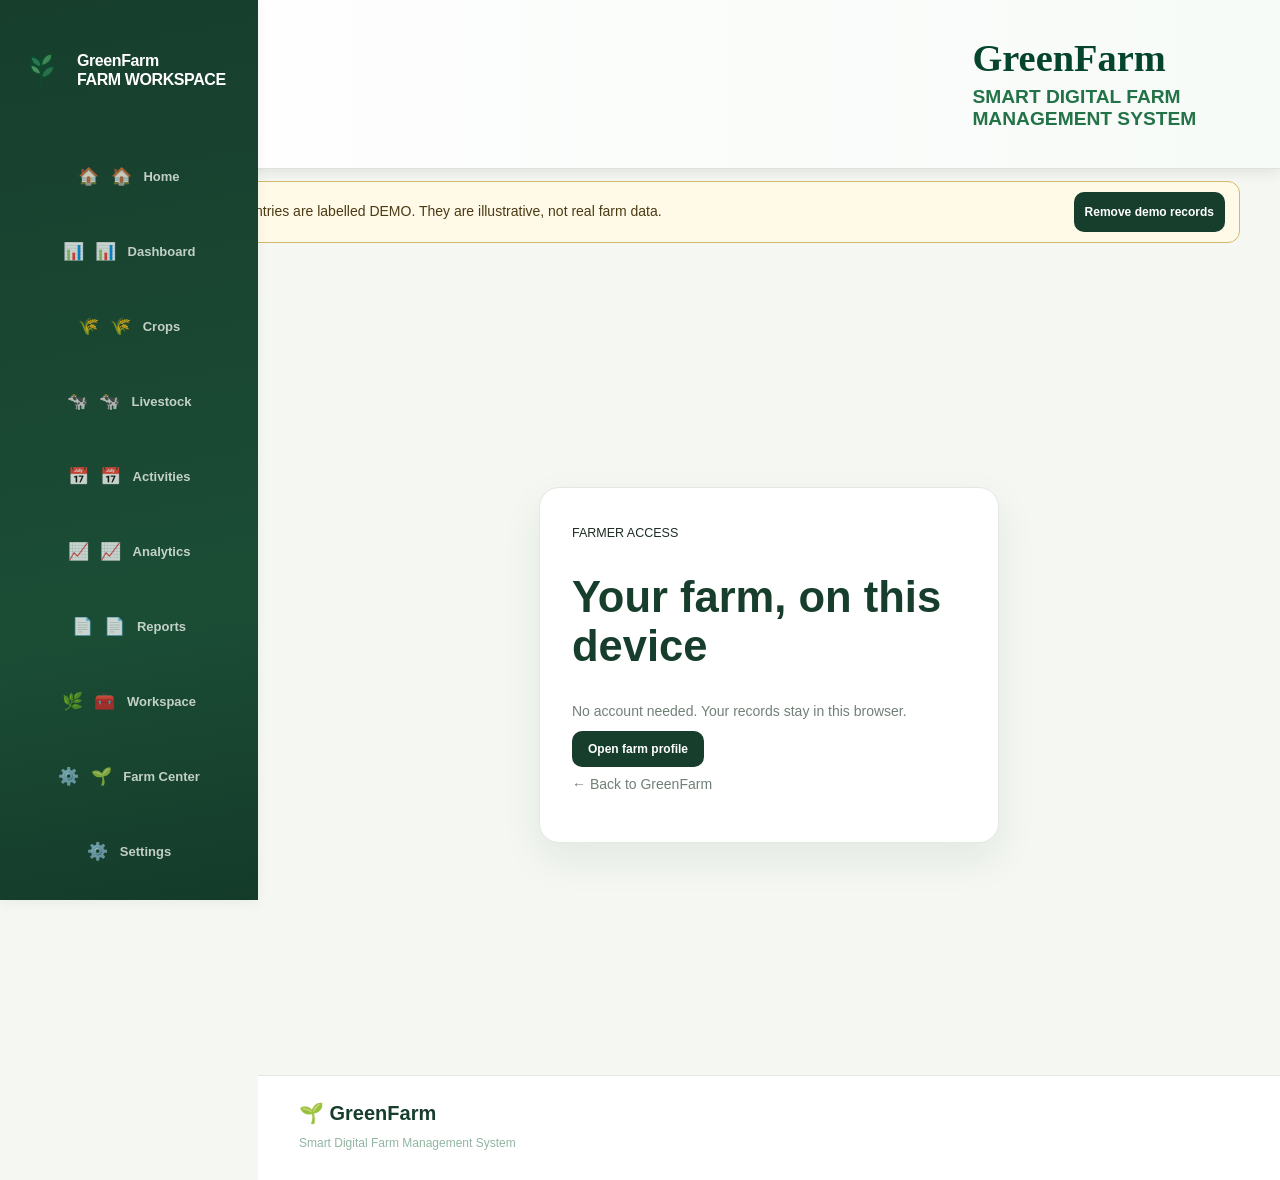
<file: auth.html>
<!doctype html><html><head><meta charset="utf-8"><meta name="viewport" content="width=device-width,initial-scale=1"><title>Farmer Access | GreenFarm</title><link rel="stylesheet" href="assets/style.css"><style>.auth{min-height:70vh;display:grid;place-items:center;padding:50px 5%}.auth-card{width:min(460px,100%);background:#fff;border:1px solid #dfe6e1;border-radius:14px;padding:32px;box-shadow:0 15px 40px rgba(0,55,30,.1)}.auth-card h1{color:#033b20}.auth-card p{color:#68746d}.auth-card label{display:block;font-size:13px;font-weight:700;margin:16px 0 6px}.auth-card input{width:100%;padding:12px;border:1px solid #ccd9d1;border-radius:8px;font:inherit}.auth-card button{width:100%;margin-top:20px}.msg{margin-top:14px;font-size:13px;color:#07552f}</style><link rel="stylesheet" href="assets/app-ui.css?v=greenfarm-v25"><link rel="stylesheet" href="assets/module-views.css?v=greenfarm-v25">
</head><body><header class="gf-header"><div class="gf-brand"><div class="gf-logo">🌱</div><div><div class="gf-name">GreenFarm</div><div class="gf-sub">SMART DIGITAL FARM MANAGEMENT SYSTEM</div></div></div></header><nav class="gf-nav professional-nav" aria-label="Main navigation"><div class="container"><div class="nav-links"><a href="index.html">🏠 Home</a><a href="dashboard.html">📊 Dashboard</a><a href="crops.html">🌾 Crops</a><a href="livestock.html">🐄 Livestock</a><a href="activities.html">📅 Activities</a><a href="analytics.html">📈 Analytics</a><a href="reports.html">📄 Reports</a><a href="farm.html">🧰 Workspace</a><a href="advanced.html">🌱 Farm Center</a><a href="admin.html">⚙️ Admin</a></div></div></nav><main class="auth"><div class="auth-card"><small>FARMER ACCESS</small><h1>Your farm, on this device</h1><p>No account needed. Your records stay in this browser.</p><a class="btn2" href="farm.html#profile">Open farm profile</a><p><a href="index.html">← Back to GreenFarm</a></p></div></main><footer class="gf-footer"><div><strong>🌱 GreenFarm</strong><p>Smart Digital Farm Management System</p></div></footer><script src="assets/demo-seed.js?v=greenfarm-v28"></script><script src="assets/app-ui.js?v=greenfarm-v28" defer></script>
</body></html>
</file>
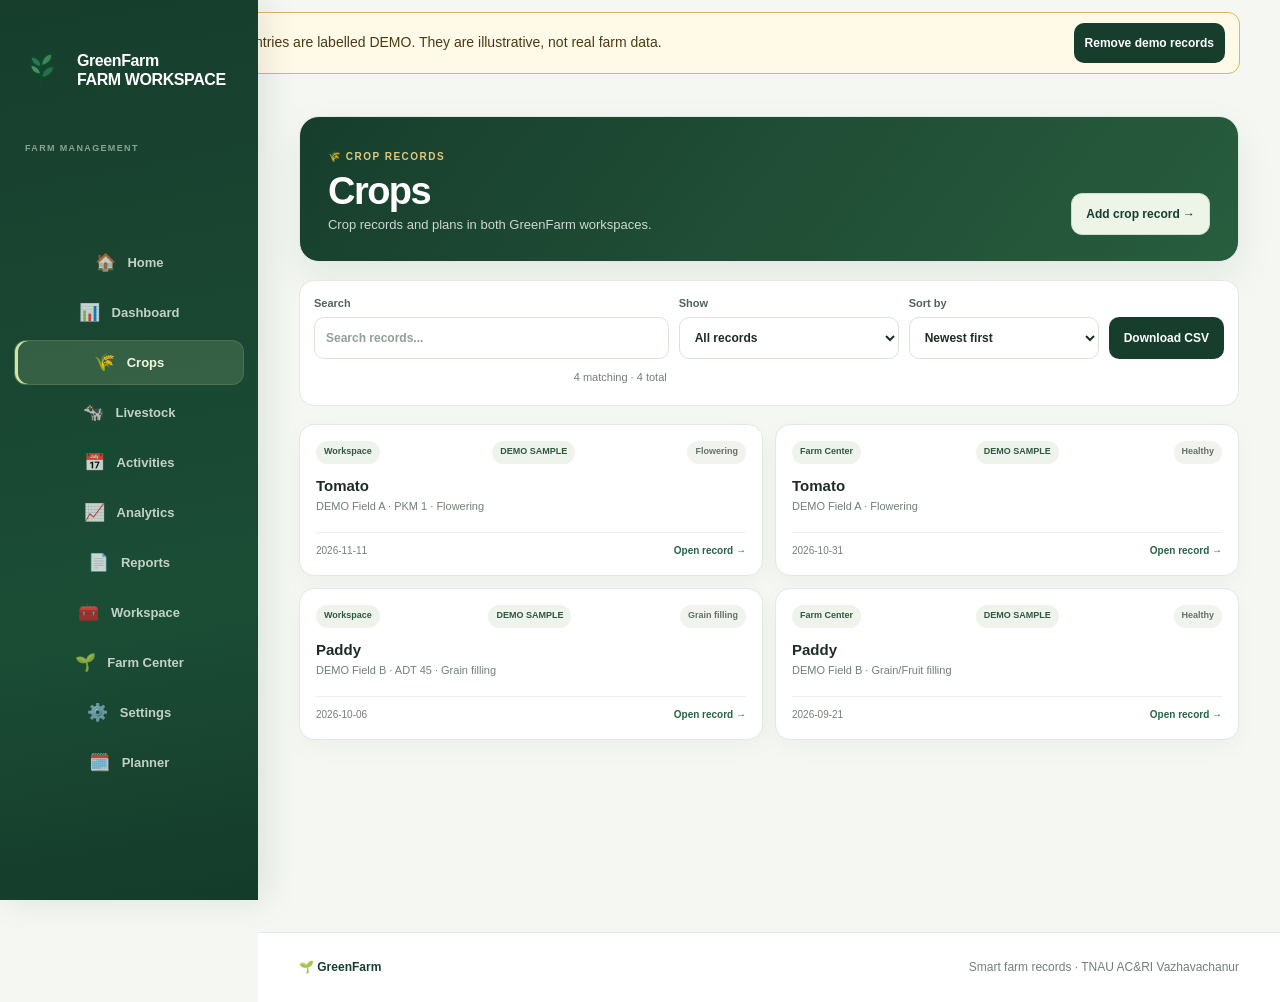
<file: crops.html>
<!doctype html><html lang="en"><head><meta charset="utf-8"><meta name="viewport" content="width=device-width,initial-scale=1"><meta name="theme-color" content="#173e2d"><meta name="description" content="Crop records and plans in both GreenFarm workspaces."><title>Crops | GreenFarm</title><link rel="manifest" href="manifest.webmanifest"><link rel="stylesheet" href="assets/greenfarm.css?v=greenfarm-v25"><link rel="stylesheet" href="assets/app-ui.css?v=greenfarm-v25"><link rel="stylesheet" href="assets/module-views.css?v=greenfarm-v25"></head><body data-view="crops"><nav class="gf-nav" aria-label="Main navigation"><div class="container"><div class="gf-nav-caption">Farm management</div><div class="nav-links"><a href="index.html">Home</a><a href="dashboard.html">Dashboard</a><a href="crops.html">Crops</a><a href="livestock.html">Livestock</a><a href="activities.html">Activities</a><a href="analytics.html">Analytics</a><a href="reports.html">Reports</a><a href="farm.html">Workspace</a><a href="advanced.html">Farm Center</a><a href="admin.html">Settings</a></div></div></nav><main><div class="page module-view-page" data-view="crops"><section class="module-view-hero"><div><small>🌾 CROP RECORDS</small><h1>Crops</h1><p>Crop records and plans in both GreenFarm workspaces.</p></div><div class="module-view-actions"><a class="view-primary" href="farm.html#crops">Add crop record →</a></div></section><section class="view-toolbar" aria-label="Filter crops"><label>Search<input id="recordSearch" type="search" placeholder="Search records..." autocomplete="off"></label><label>Show<select id="recordFilter"><option value="all">All records</option><option value="open">Open / scheduled</option><option value="overdue">Overdue</option><option value="completed">Completed</option></select></label><label>Sort by<select id="recordSort"><option value="newest">Newest first</option><option value="oldest">Oldest first</option></select></label><button id="exportView" class="view-button" type="button">Download CSV</button><p id="recordsSummary" class="view-count" aria-live="polite"></p></section><section id="recordsView" class="records-view" aria-live="polite"></section><nav id="recordsPagination" class="record-pagination" aria-label="Record pages"></nav></div></main><footer class="gf-footer"><div class="container"><strong>🌱 GreenFarm</strong><p>Smart farm records · TNAU AC&amp;RI Vazhavachanur</p></div></footer><div id="viewStatus" class="sr-only" role="status" aria-live="polite"></div><script src="assets/demo-seed.js?v=greenfarm-v28"></script><script src="assets/module-views.js?v=greenfarm-v28" defer></script><script src="assets/app-ui.js?v=greenfarm-v28" defer></script></body></html>
</file>
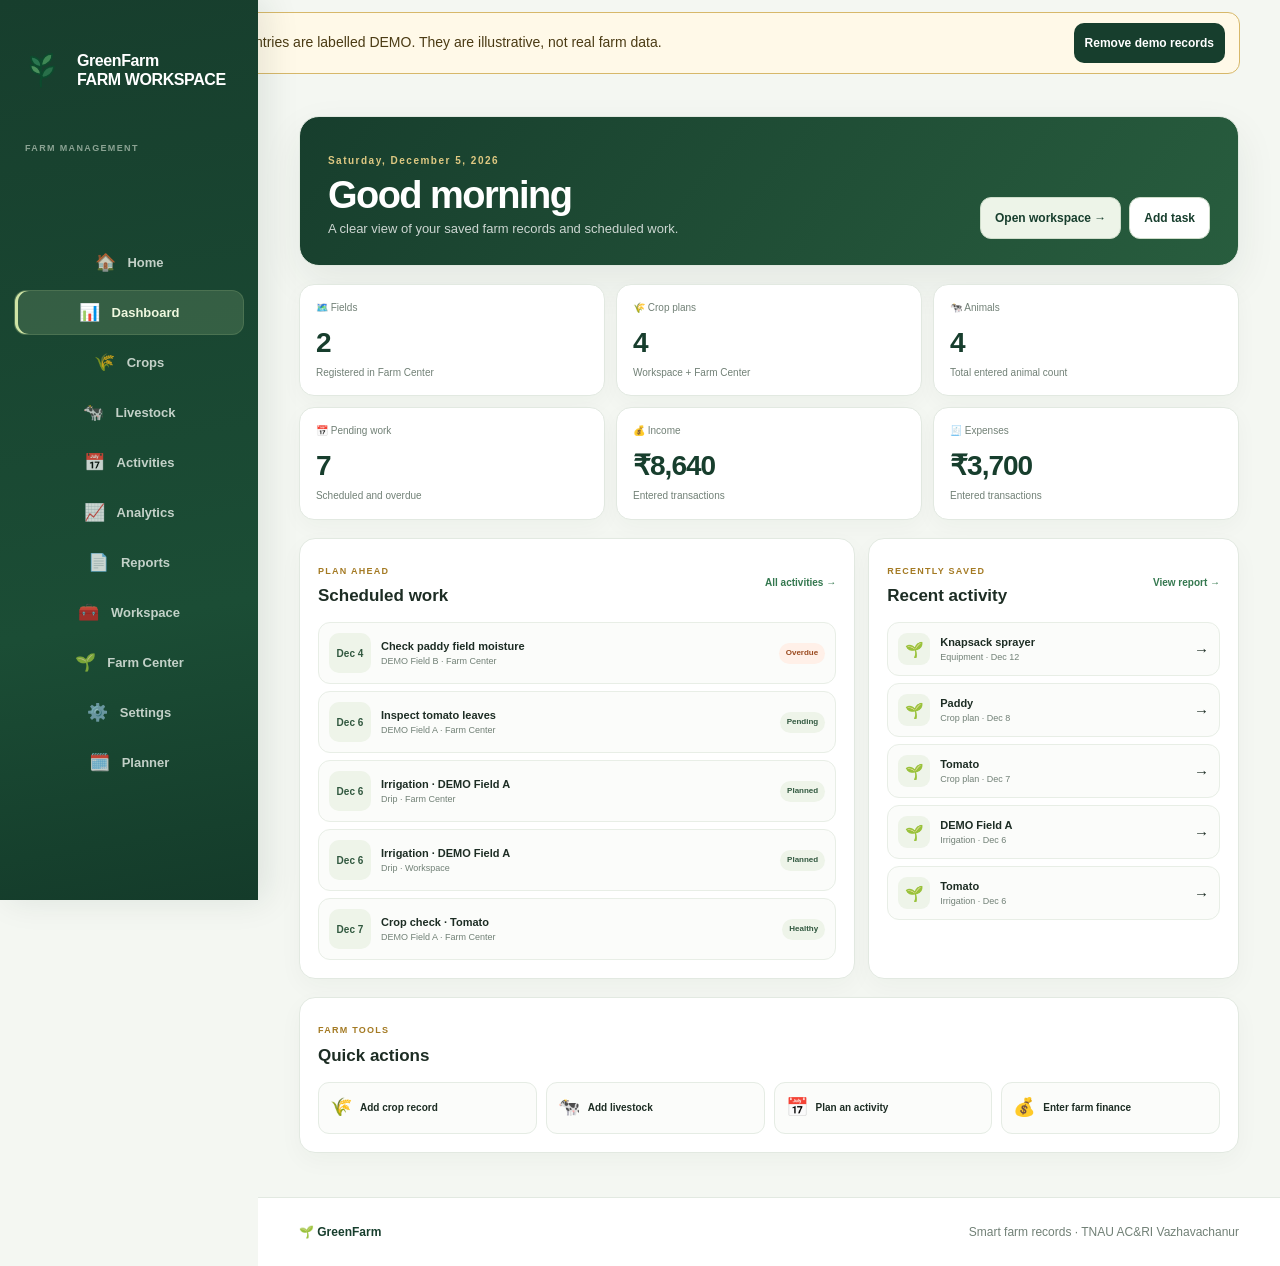
<file: dashboard.html>
<!doctype html><html lang="en"><head><meta charset="utf-8"><meta name="viewport" content="width=device-width,initial-scale=1"><meta name="theme-color" content="#173e2d"><meta name="description" content="Your farm records, finances and scheduled work at a glance."><title>Dashboard | GreenFarm</title><link rel="manifest" href="manifest.webmanifest"><link rel="stylesheet" href="assets/greenfarm.css?v=greenfarm-v25"><link rel="stylesheet" href="assets/app-ui.css?v=greenfarm-v25"><link rel="stylesheet" href="assets/module-views.css?v=greenfarm-v25"></head><body data-view="dashboard"><nav class="gf-nav" aria-label="Main navigation"><div class="container"><div class="gf-nav-caption">Farm management</div><div class="nav-links"><a href="index.html">Home</a><a href="dashboard.html">Dashboard</a><a href="crops.html">Crops</a><a href="livestock.html">Livestock</a><a href="activities.html">Activities</a><a href="analytics.html">Analytics</a><a href="reports.html">Reports</a><a href="farm.html">Workspace</a><a href="advanced.html">Farm Center</a><a href="admin.html">Settings</a></div></div></nav><main><div class="page module-view-page dashboard-page">
  <section class="module-view-hero dashboard-view-hero"><div><small id="dashboardToday">FARM OVERVIEW</small><h1 id="dashboardGreeting">Good morning</h1><p>A clear view of your saved farm records and scheduled work.</p></div><div class="module-view-actions"><a class="view-primary" href="farm.html">Open workspace →</a><a class="view-button" href="advanced.html#taskForm">Add task</a></div></section>
  <section class="dashboard-kpi-grid" aria-label="Farm summary">
    <article class="dashboard-kpi"><span>🗺️ Fields</span><strong id="dashFields">0</strong><small>Registered in Farm Center</small></article>
    <article class="dashboard-kpi"><span>🌾 Crop plans</span><strong id="dashCrops">0</strong><small>Workspace + Farm Center</small></article>
    <article class="dashboard-kpi"><span>🐄 Animals</span><strong id="dashLivestock">0</strong><small>Total entered animal count</small></article>
    <article class="dashboard-kpi"><span>📅 Pending work</span><strong id="dashIrrigation">0</strong><small>Scheduled and overdue</small></article>
    <article class="dashboard-kpi"><span>💰 Income</span><strong id="dashIncome">Not entered</strong><small>Entered transactions</small></article>
    <article class="dashboard-kpi"><span>🧾 Expenses</span><strong id="dashExpenses">Not entered</strong><small>Entered transactions</small></article>
  </section>
  <div class="dashboard-content-grid">
    <section class="dashboard-card"><div class="dashboard-card-heading"><div><small>PLAN AHEAD</small><h2>Scheduled work</h2></div><a href="activities.html">All activities →</a></div><div id="dashboardTasks" class="dashboard-task-list"></div></section>
    <section class="dashboard-card"><div class="dashboard-card-heading"><div><small>RECENTLY SAVED</small><h2>Recent activity</h2></div><a href="reports.html">View report →</a></div><div id="dashboardRecent" class="dashboard-recent-list"></div></section>
  </div>
  <section class="dashboard-card dashboard-quick-card"><div class="dashboard-card-heading"><div><small>FARM TOOLS</small><h2>Quick actions</h2></div></div><div class="dashboard-quick-grid">
    <a href="farm.html#crops"><span>🌾</span><strong>Add crop record</strong></a><a href="farm.html#livestock"><span>🐄</span><strong>Add livestock</strong></a><a href="advanced.html#taskForm"><span>📅</span><strong>Plan an activity</strong></a><a href="farm.html#finance"><span>💰</span><strong>Enter farm finance</strong></a>
  </div></section>
</div></main><footer class="gf-footer"><div class="container"><strong>🌱 GreenFarm</strong><p>Smart farm records · TNAU AC&amp;RI Vazhavachanur</p></div></footer><div id="viewStatus" class="sr-only" role="status" aria-live="polite"></div><script src="assets/demo-seed.js?v=greenfarm-v28"></script><script src="assets/module-views.js?v=greenfarm-v28" defer></script><script src="assets/app-ui.js?v=greenfarm-v28" defer></script><script src="assets/dashboard.js?v=greenfarm-v25" defer></script></body></html>
</file>
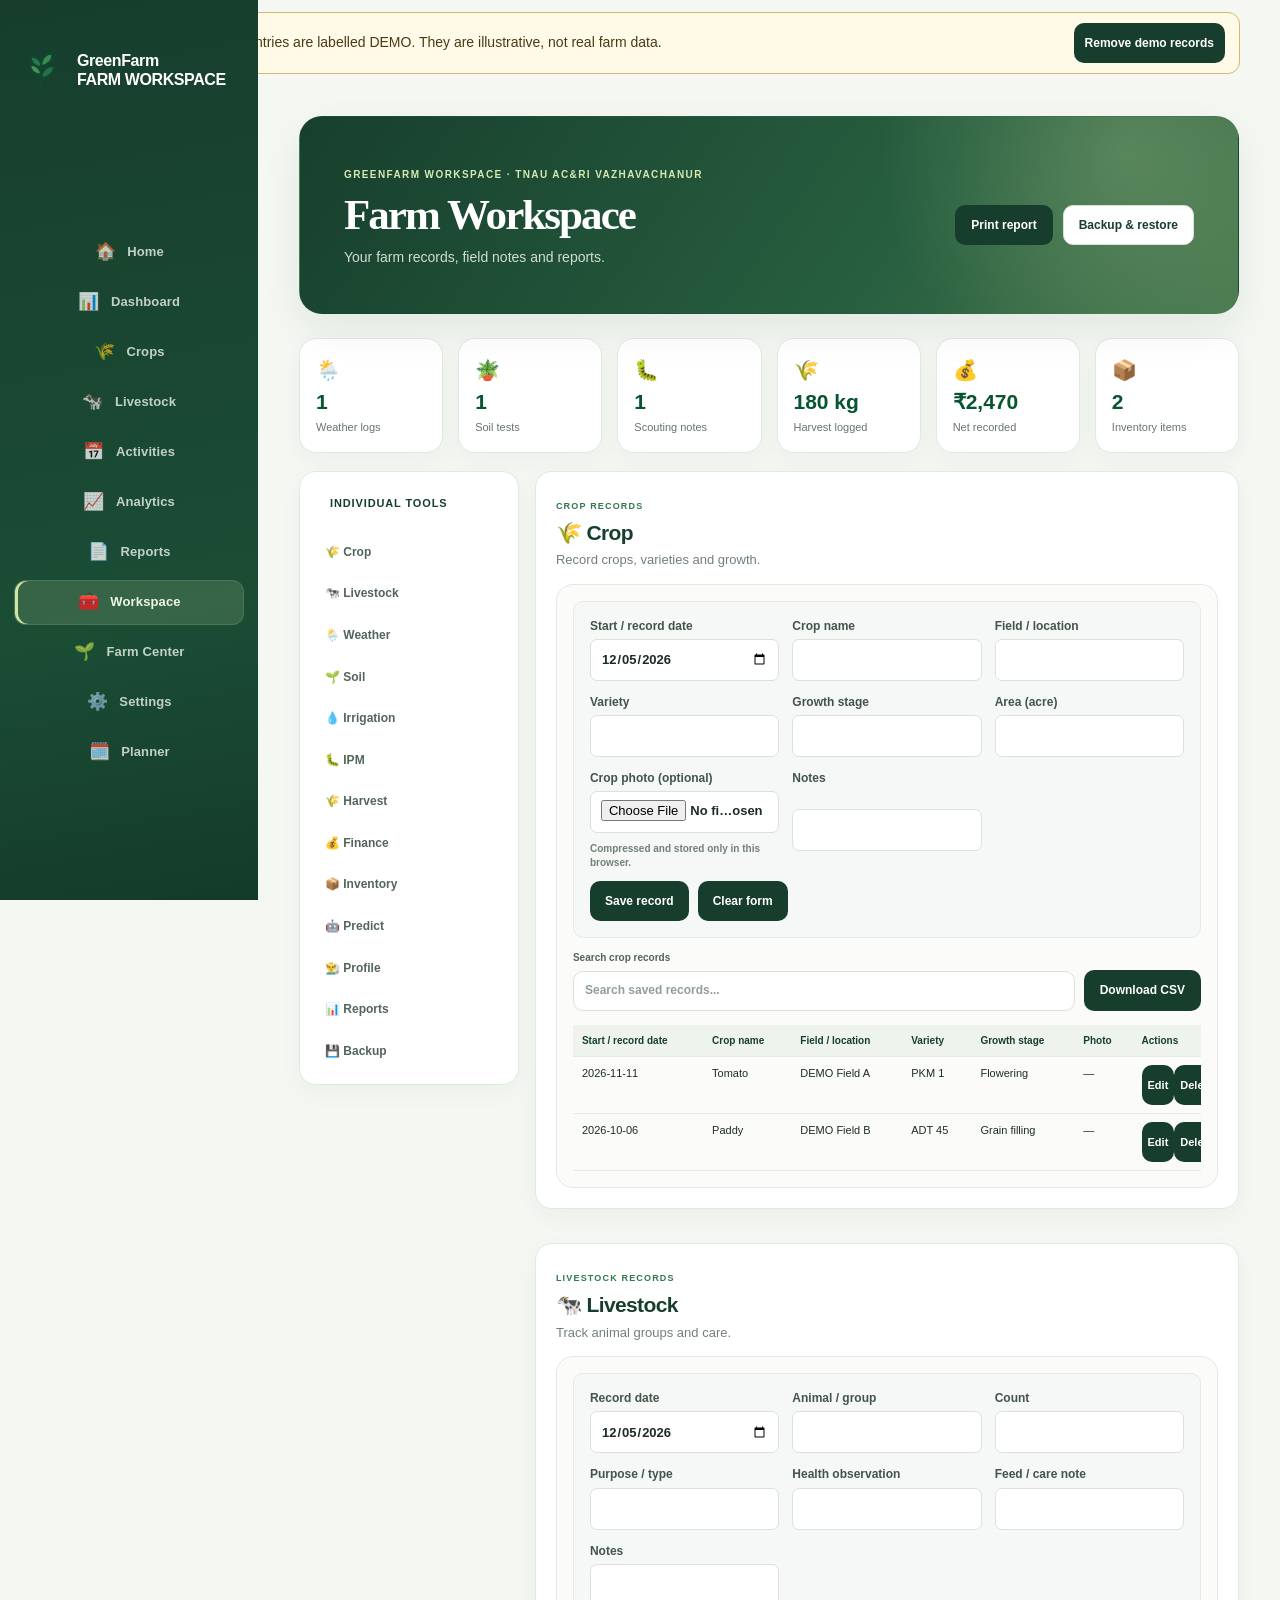
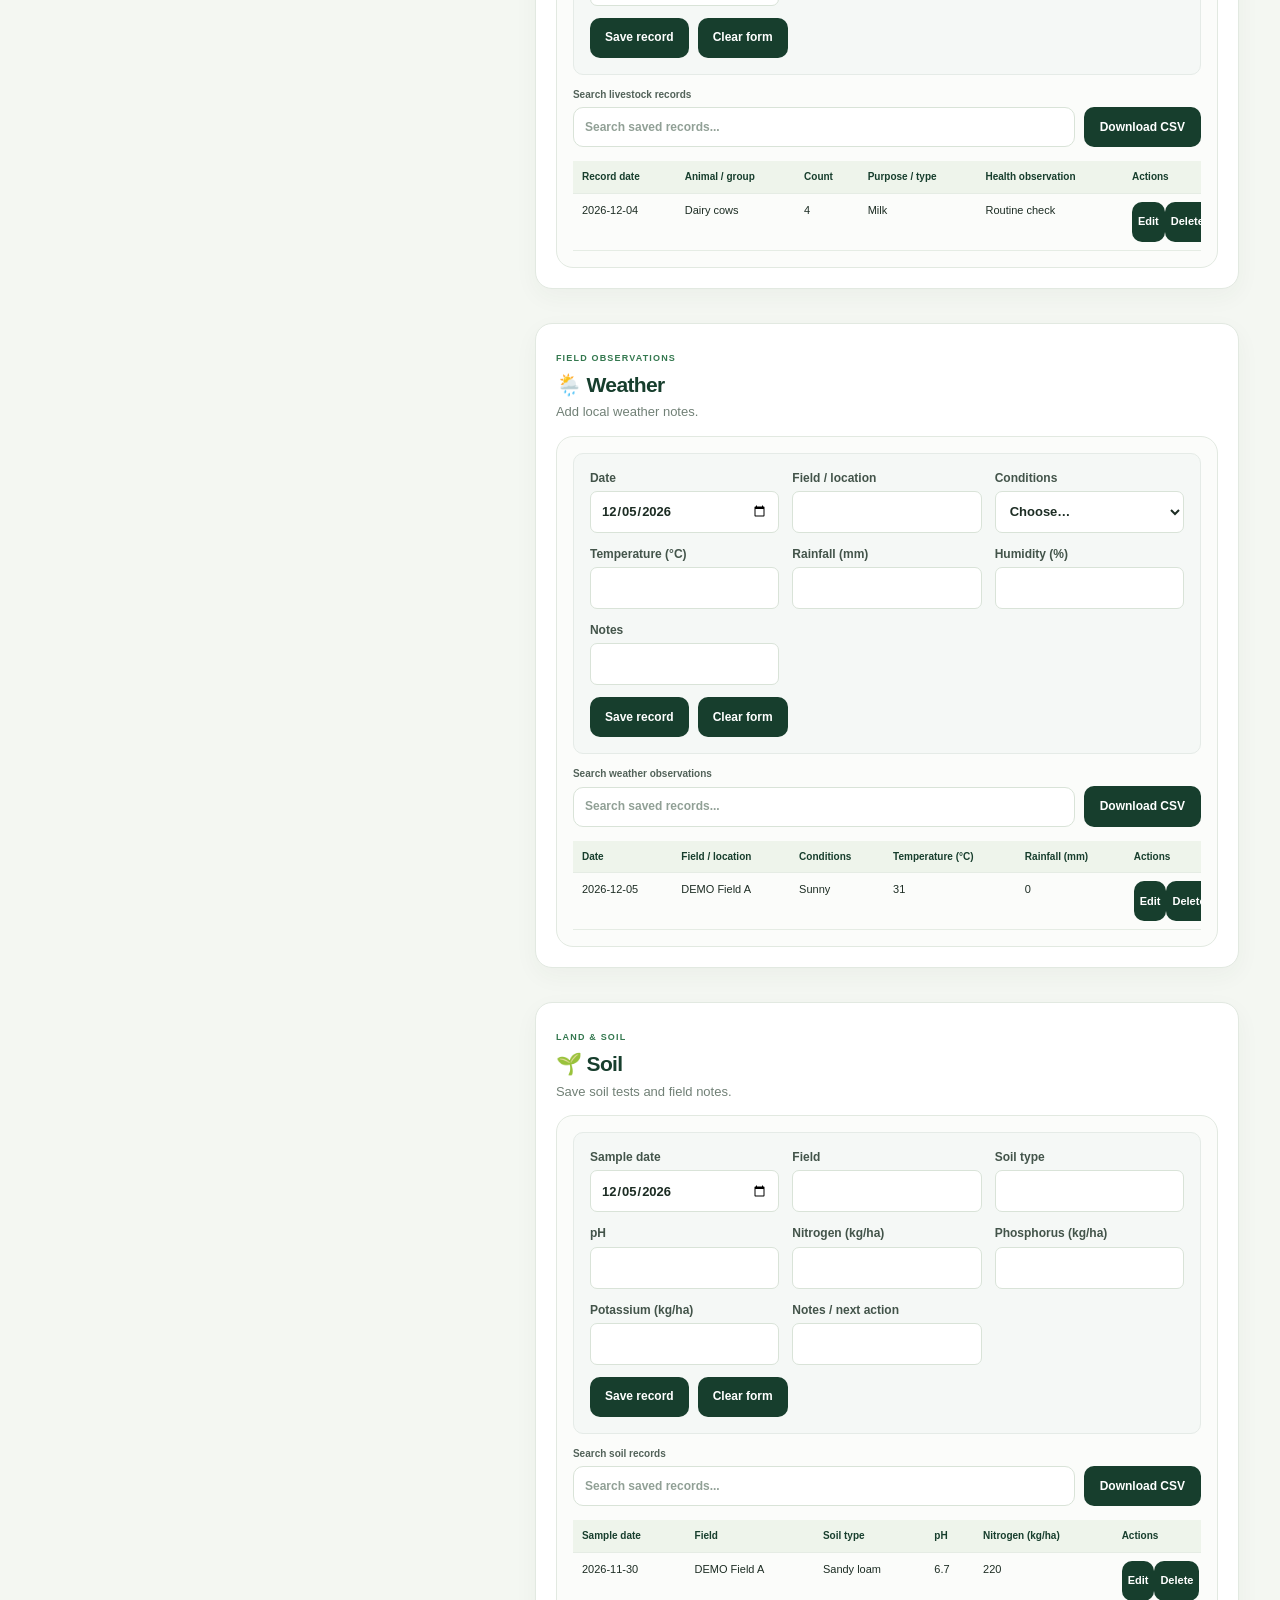
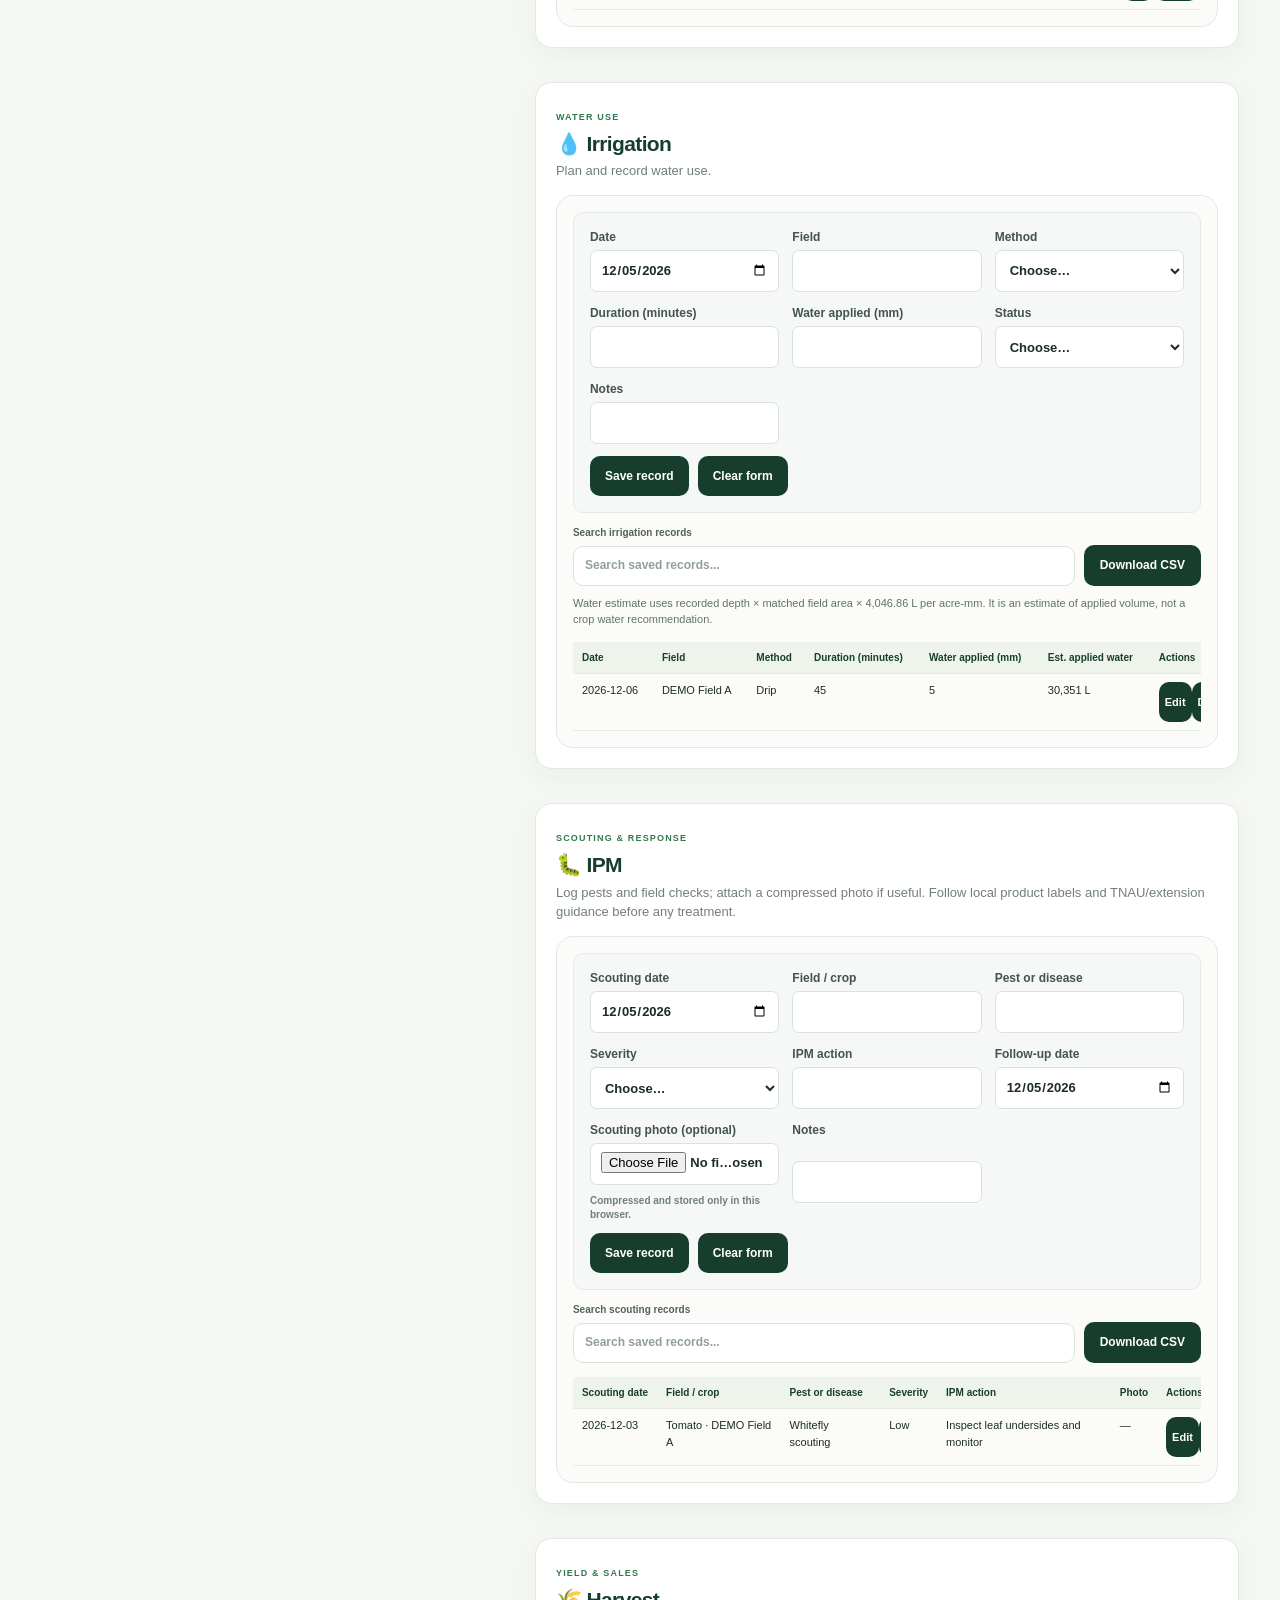
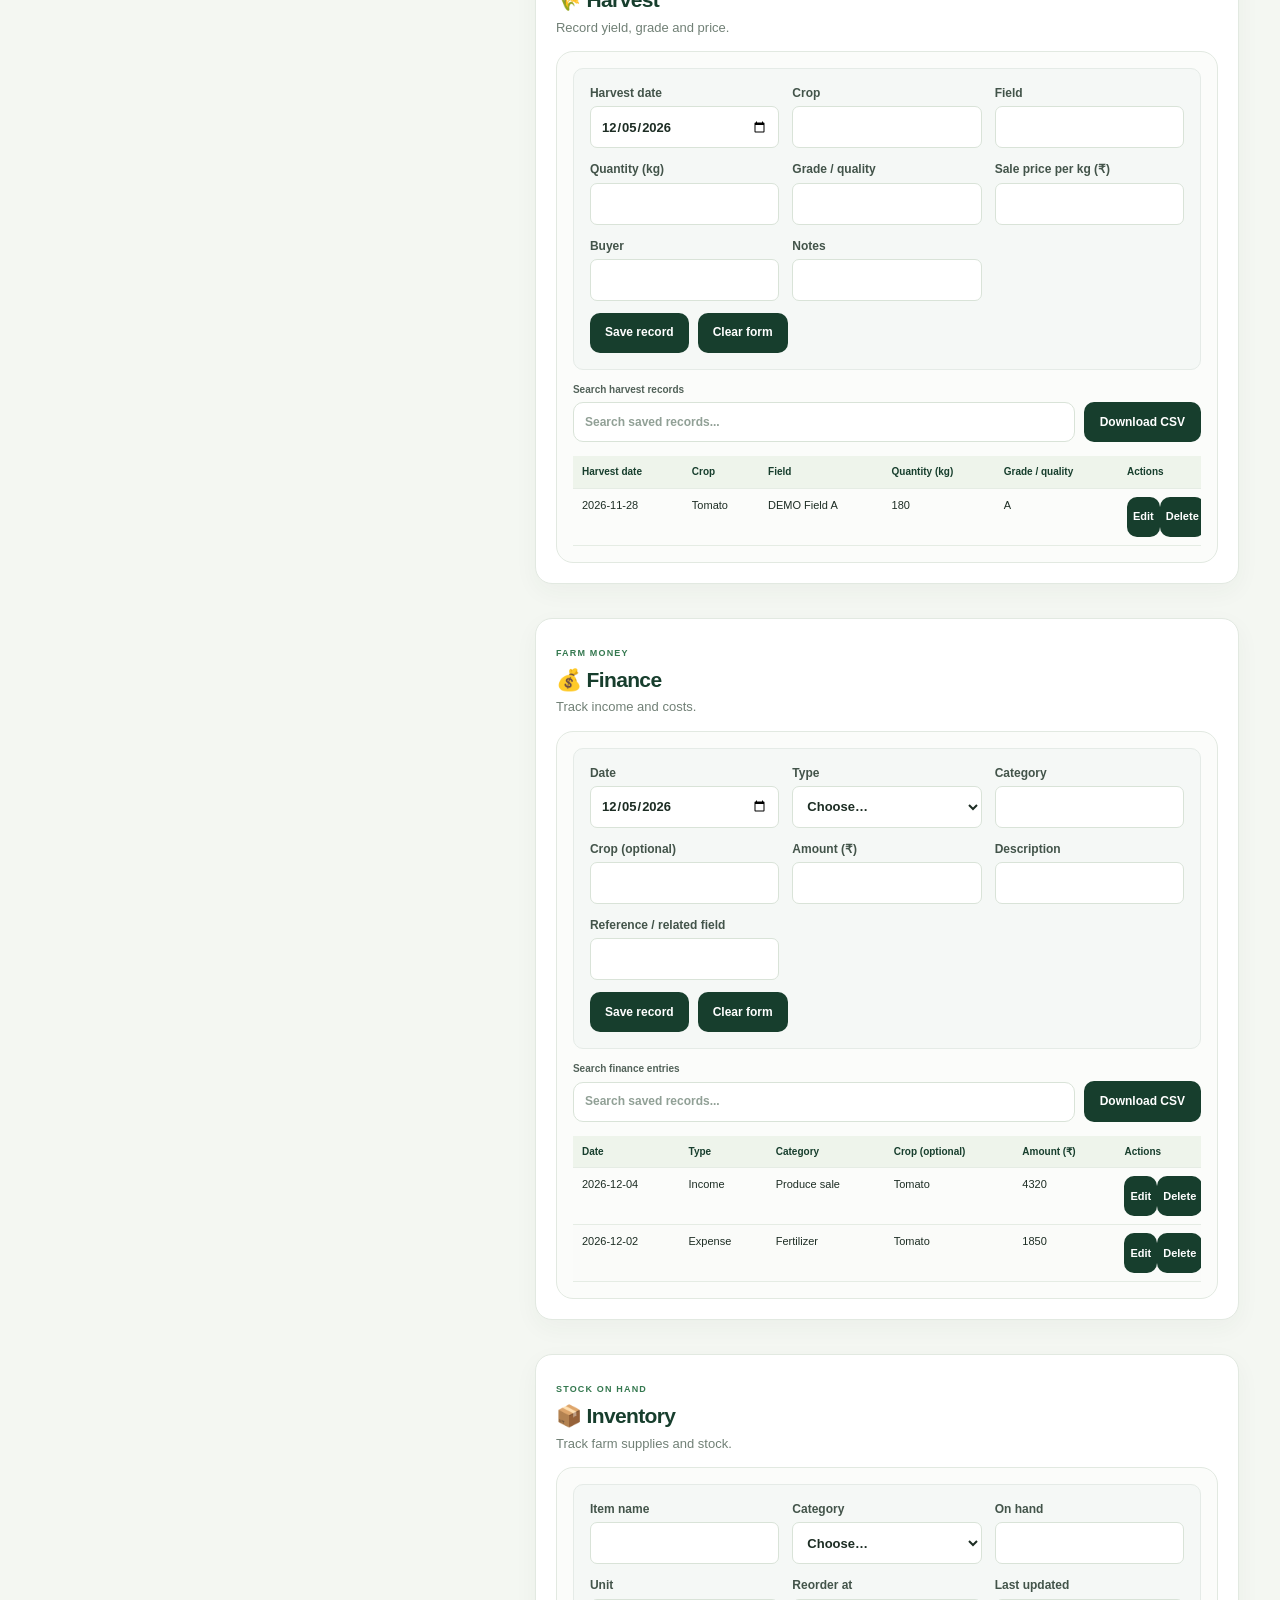
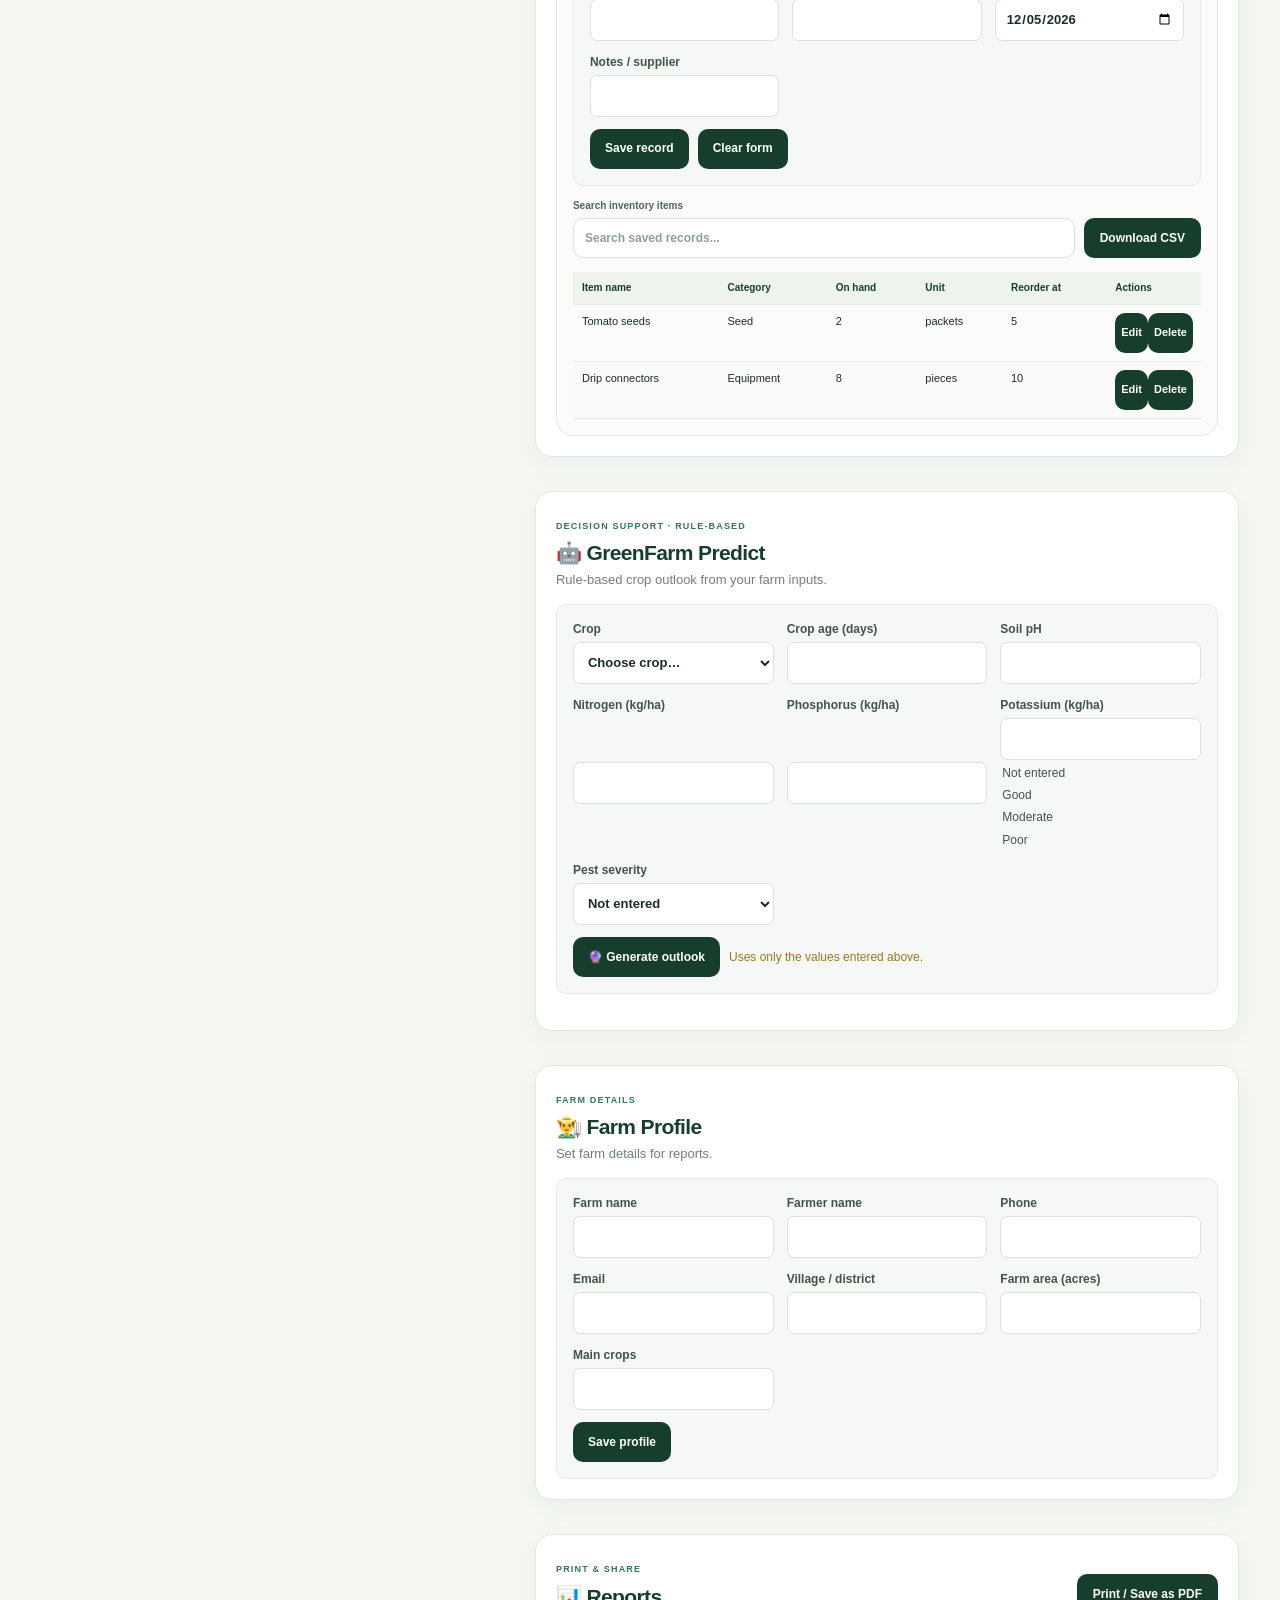
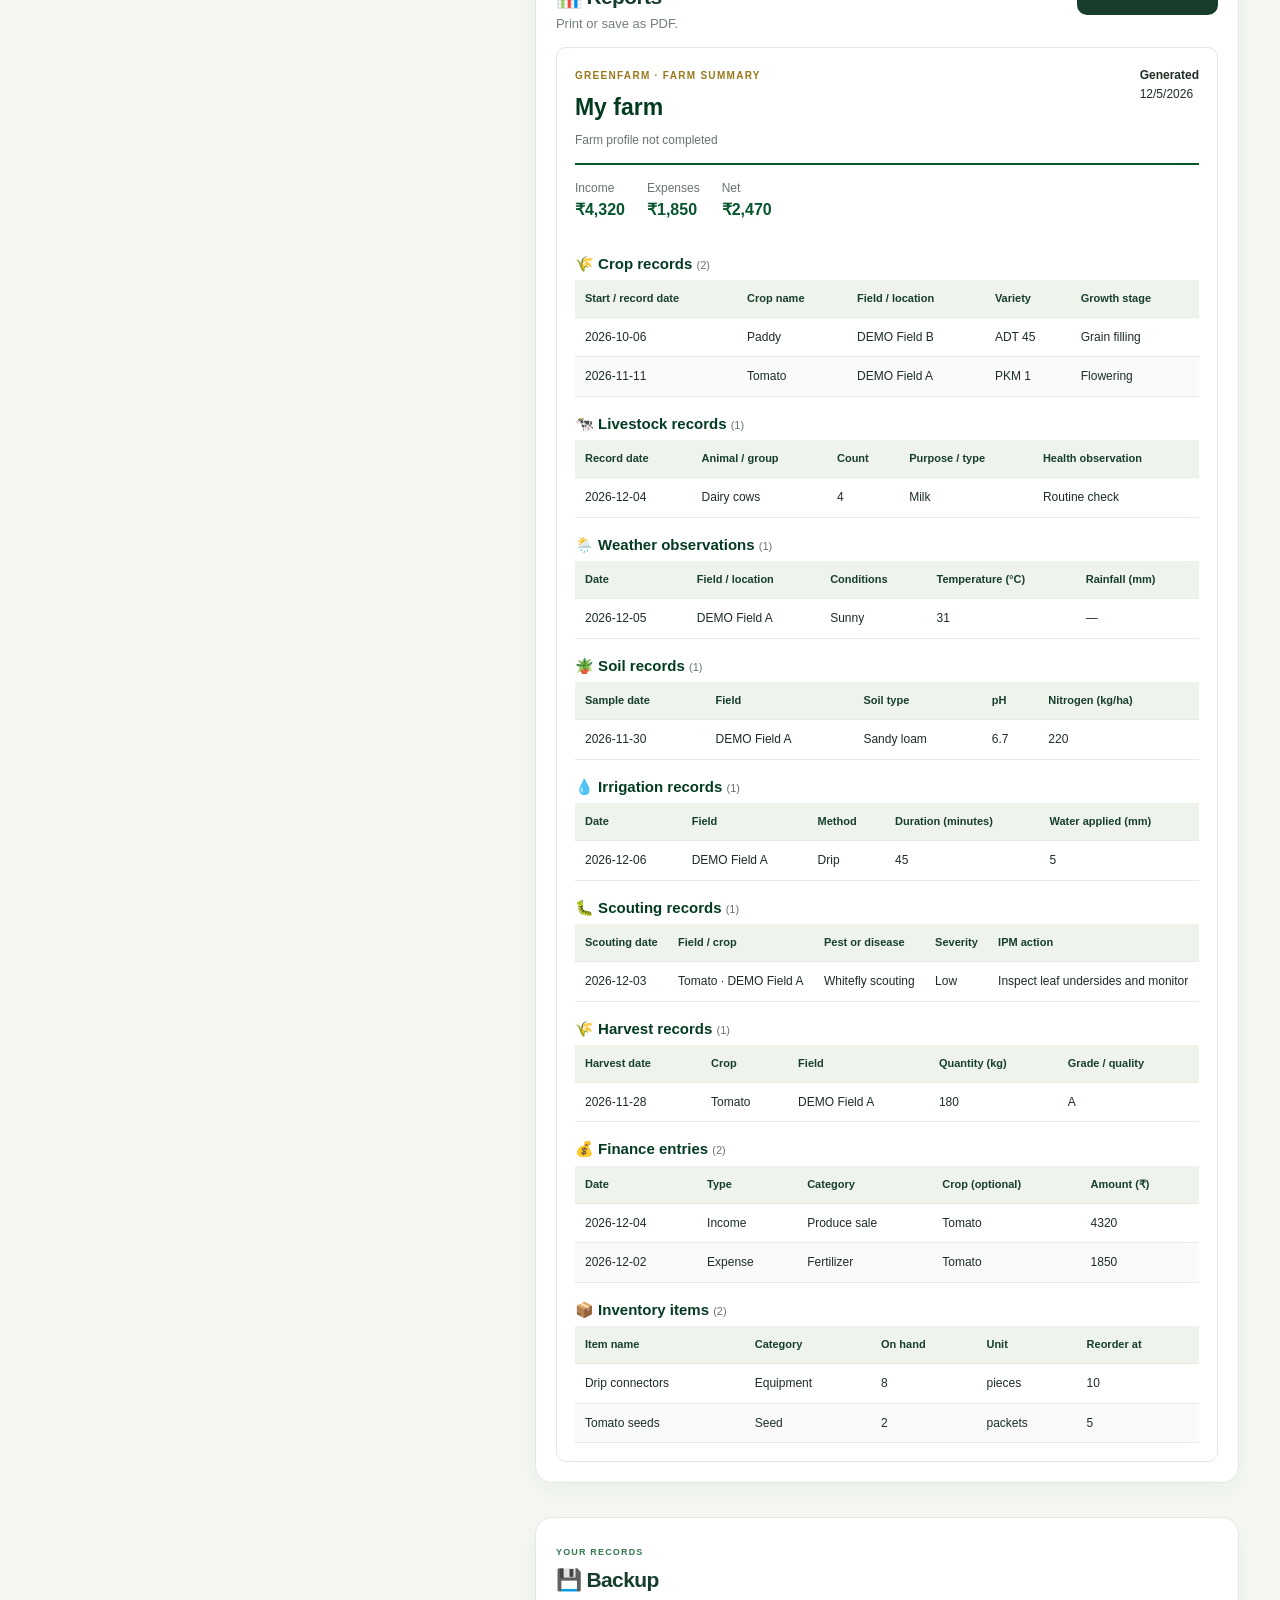
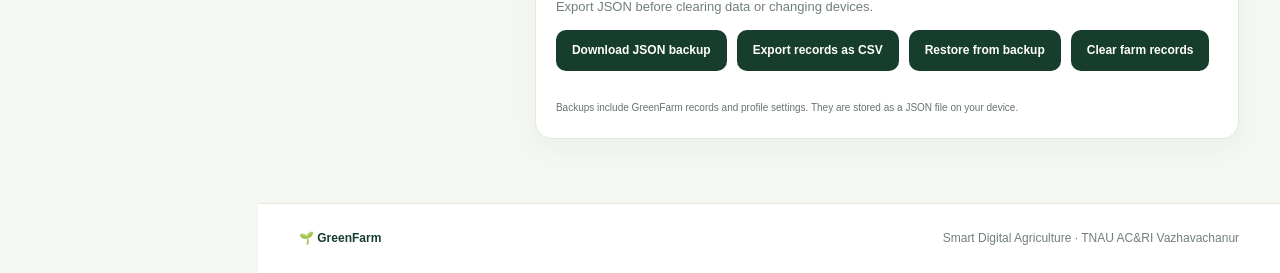
<file: farm.html>
<!doctype html><html lang="en"><head><meta charset="utf-8"><meta name="viewport" content="width=device-width,initial-scale=1"><meta name="theme-color" content="#043a24"><meta name="description" content="farm | GreenFarm Smart Digital Agriculture"><title>farm | GreenFarm</title><link rel="stylesheet" href="assets/greenfarm.css?v=greenfarm-v25"><link rel="stylesheet" href="assets/farm.css"><style id="greenfarm-workspace-header-only">
.dashboard-green-header{background:linear-gradient(rgba(247,251,246,.82),rgba(239,247,237,.86)),url("assets/greenfarm-sunrise-header.webp") center/cover no-repeat;border-top:4px solid #043a24;border-bottom:1px solid #dfe9e2}
.dashboard-brand-wrap{width:100%;min-height:108px;display:flex;align-items:center;justify-content:flex-start;text-align:left;padding:12px 18px;box-sizing:border-box}
.dashboard-green{display:flex;flex-direction:row;align-items:center;justify-content:flex-start;gap:12px}
.dashboard-green-logo{width:58px;height:58px;flex:0 0 58px;object-fit:contain;border-radius:50%;border:3px solid #0d4b2e;padding:5px;background:#fff;box-sizing:border-box}
.dashboard-green-copy{display:flex;flex-direction:column;align-items:flex-start;justify-content:center;gap:5px}
.dashboard-green-name{color:#043a24;font:800 clamp(32px,4vw,50px)/1 Georgia,"Times New Roman",serif;letter-spacing:-.02em}
.dashboard-green-sub{color:#08783f;font:900 clamp(9px,1vw,12px)/1.2 "Segoe UI",Arial,sans-serif;letter-spacing:.12em}
@media(max-width:700px){
 .dashboard-brand-wrap{min-height:76px;padding:8px 12px}
 .dashboard-green{gap:9px}
 .dashboard-green-logo{width:44px;height:44px;flex-basis:44px;padding:4px}
 .dashboard-green-name{font-size:27px}
 .dashboard-green-sub{font-size:7px;letter-spacing:.08em}
}
@media(max-width:380px){
 .dashboard-green-logo{width:38px;height:38px;flex-basis:38px}
 .dashboard-green-name{font-size:23px}
 .dashboard-green-sub{font-size:6px}
}
</style><link rel="stylesheet" href="assets/app-ui.css?v=greenfarm-v25"><link rel="stylesheet" href="assets/module-views.css?v=greenfarm-v25">
</head><body><header class="dashboard-green-header">
  <div class="dashboard-brand-wrap">
    <div class="dashboard-green">
      <img class="dashboard-green-logo" src="assets/greenfarm-logo.svg" alt="GreenFarm logo">
      <div class="dashboard-green-copy">
        <div class="dashboard-green-name">GreenFarm</div>
        <div class="dashboard-green-sub">SMART DIGITAL AGRICULTURE</div>
      </div>
    </div>
  </div>
</header><nav class="gf-nav professional-nav" aria-label="Main navigation"><div class="container"><div class="nav-links">
<a href="index.html">🏠 Home</a><a href="dashboard.html">📊 Dashboard</a><a href="crops.html">🌾 Crops</a><a href="livestock.html">🐄 Livestock</a><a href="activities.html">📅 Activities</a><a href="analytics.html">📈 Analytics</a><a href="reports.html">📄 Reports</a><a href="farm.html">🧰 Workspace</a><a href="advanced.html">🌱 Farm Center</a><a href="admin.html">⚙️ Admin</a>
</div></div></nav><main>
  <section class="farm-hero"><div><small>GREENFARM WORKSPACE · TNAU AC&RI VAZHAVACHANUR</small><h1>Farm Workspace</h1><p>Your farm records, field notes and reports.</p></div><div class="hero-actions"><button class="button button-light" data-action="print">Print report</button><a class="button button-outline" href="#backup">Backup & restore</a></div></section>
  <section class="summary-grid" id="summary" aria-label="Farm summary"></section>
  <div class="workspace-layout">
    <aside class="module-menu" aria-label="Individual tools"><strong>Individual Tools</strong><a href="#crops">🌾 Crop</a><a href="#livestock">🐄 Livestock</a><a href="#weather">🌦️ Weather</a><a href="#soil">🌱 Soil</a><a href="#irrigation">💧 Irrigation</a><a href="#ipm">🐛 IPM</a><a href="#harvest">🌾 Harvest</a><a href="#finance">💰 Finance</a><a href="#inventory">📦 Inventory</a><a href="#predict">🤖 Predict</a><a href="#profile">👨‍🌾 Profile</a><a href="#reports">📊 Reports</a><a href="#backup">💾 Backup</a></aside>
    <div class="workspace-content">
      <section class="module-section" id="crops"><div class="section-heading"><div><small>CROP RECORDS</small><h2>🌾 Crop</h2><p>Record crops, varieties and growth.</p></div></div><div class="record-module" data-module="crops"></div></section>
      <section class="module-section" id="livestock"><div class="section-heading"><div><small>LIVESTOCK RECORDS</small><h2>🐄 Livestock</h2><p>Track animal groups and care.</p></div></div><div class="record-module" data-module="livestock"></div></section>
      <section class="module-section" id="weather"><div class="section-heading"><div><small>FIELD OBSERVATIONS</small><h2>🌦️ Weather</h2><p>Add local weather notes.</p></div></div><div class="record-module" data-module="weather"></div></section>
      <section class="module-section" id="soil"><div class="section-heading"><div><small>LAND & SOIL</small><h2>🌱 Soil</h2><p>Save soil tests and field notes.</p></div></div><div class="record-module" data-module="soil"></div></section>
      <section class="module-section" id="irrigation"><div class="section-heading"><div><small>WATER USE</small><h2>💧 Irrigation</h2><p>Plan and record water use.</p></div></div><div class="record-module" data-module="irrigation"></div></section>
      <section class="module-section" id="ipm"><div class="section-heading"><div><small>SCOUTING & RESPONSE</small><h2>🐛 IPM</h2><p>Log pests and field checks; attach a compressed photo if useful. Follow local product labels and TNAU/extension guidance before any treatment.</p></div></div><div class="record-module" data-module="ipm"></div></section>
      <section class="module-section" id="harvest"><div class="section-heading"><div><small>YIELD & SALES</small><h2>🌾 Harvest</h2><p>Record yield, grade and price.</p></div></div><div class="record-module" data-module="harvest"></div></section>
      <section class="module-section" id="finance"><div class="section-heading"><div><small>FARM MONEY</small><h2>💰 Finance</h2><p>Track income and costs.</p></div></div><div class="record-module" data-module="finance"></div></section>
      <section class="module-section" id="inventory"><div class="section-heading"><div><small>STOCK ON HAND</small><h2>📦 Inventory</h2><p>Track farm supplies and stock.</p></div></div><div class="record-module" data-module="inventory"></div></section>
      <section class="module-section predict-section" id="predict"><div class="section-heading"><div><small>DECISION SUPPORT · RULE-BASED</small><h2>🤖 GreenFarm Predict</h2><p>Rule-based crop outlook from your farm inputs.</p></div></div><div id="predictionApp"></div></section>
      <section class="module-section" id="profile"><div class="section-heading"><div><small>FARM DETAILS</small><h2>👨‍🌾 Farm Profile</h2><p>Set farm details for reports.</p></div></div><form id="profileForm" class="data-form profile-form"></form></section>
      <section class="module-section" id="reports"><div class="section-heading"><div><small>PRINT & SHARE</small><h2>📊 Reports</h2><p>Print or save as PDF.</p></div><button class="button" data-action="print">Print / Save as PDF</button></div><div id="reportOutput" class="report-output"></div></section>
      <section class="module-section" id="backup"><div class="section-heading"><div><small>YOUR RECORDS</small><h2>💾 Backup</h2><p>Export JSON before clearing data or changing devices.</p></div></div><div class="backup-panel"><button class="button" data-action="export">Download JSON backup</button><button class="button button-soft" data-action="export-csv">Export records as CSV</button><label class="button button-soft file-button">Restore from backup<input id="restoreFile" type="file" accept="application/json,.json"></label><button class="button button-danger" data-action="clear">Clear farm records</button><p id="backupMessage" role="status" aria-live="polite"></p><small>Backups include GreenFarm records and profile settings. They are stored as a JSON file on your device.</small></div></section>
    </div>
  </div>
</main><footer class="gf-footer"><div class="container"><strong>🌱 GreenFarm</strong><p>Smart Digital Agriculture · TNAU AC&amp;RI Vazhavachanur</p></div></footer><script src="assets/demo-seed.js?v=greenfarm-v28"></script><script src="assets/farm.js?v=greenfarm-v25"></script><script src="assets/app-ui.js?v=greenfarm-v28" defer></script>
</body></html>
</file>
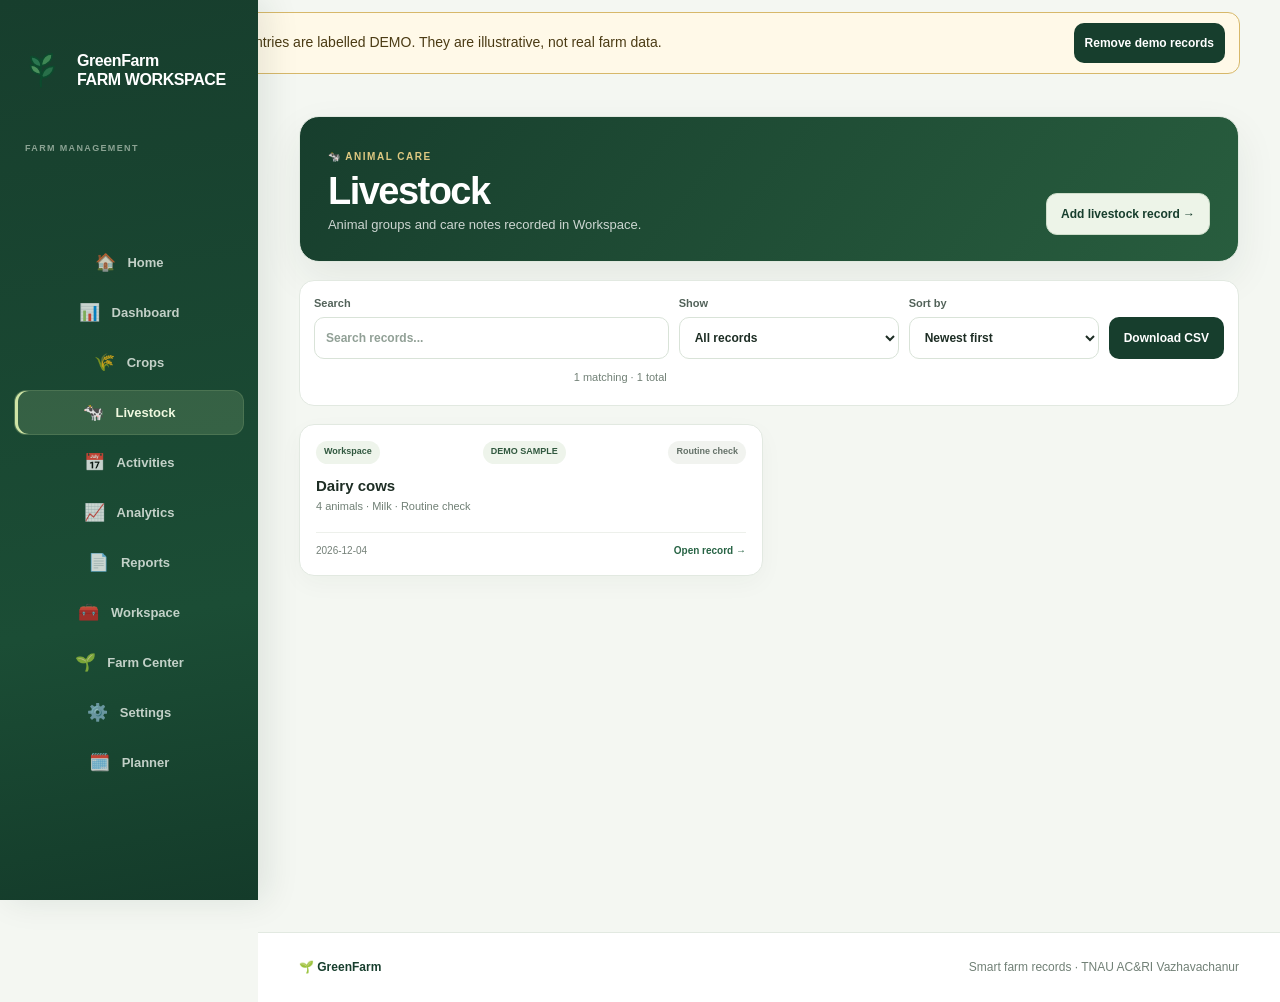
<file: livestock.html>
<!doctype html><html lang="en"><head><meta charset="utf-8"><meta name="viewport" content="width=device-width,initial-scale=1"><meta name="theme-color" content="#173e2d"><meta name="description" content="Animal groups and care notes recorded in Workspace."><title>Livestock | GreenFarm</title><link rel="manifest" href="manifest.webmanifest"><link rel="stylesheet" href="assets/greenfarm.css?v=greenfarm-v25"><link rel="stylesheet" href="assets/app-ui.css?v=greenfarm-v25"><link rel="stylesheet" href="assets/module-views.css?v=greenfarm-v25"></head><body data-view="livestock"><nav class="gf-nav" aria-label="Main navigation"><div class="container"><div class="gf-nav-caption">Farm management</div><div class="nav-links"><a href="index.html">Home</a><a href="dashboard.html">Dashboard</a><a href="crops.html">Crops</a><a href="livestock.html">Livestock</a><a href="activities.html">Activities</a><a href="analytics.html">Analytics</a><a href="reports.html">Reports</a><a href="farm.html">Workspace</a><a href="advanced.html">Farm Center</a><a href="admin.html">Settings</a></div></div></nav><main><div class="page module-view-page" data-view="livestock"><section class="module-view-hero"><div><small>🐄 ANIMAL CARE</small><h1>Livestock</h1><p>Animal groups and care notes recorded in Workspace.</p></div><div class="module-view-actions"><a class="view-primary" href="farm.html#livestock">Add livestock record →</a></div></section><section class="view-toolbar" aria-label="Filter livestock"><label>Search<input id="recordSearch" type="search" placeholder="Search records..." autocomplete="off"></label><label>Show<select id="recordFilter"><option value="all">All records</option><option value="open">Open / scheduled</option><option value="overdue">Overdue</option><option value="completed">Completed</option></select></label><label>Sort by<select id="recordSort"><option value="newest">Newest first</option><option value="oldest">Oldest first</option></select></label><button id="exportView" class="view-button" type="button">Download CSV</button><p id="recordsSummary" class="view-count" aria-live="polite"></p></section><section id="recordsView" class="records-view" aria-live="polite"></section><nav id="recordsPagination" class="record-pagination" aria-label="Record pages"></nav></div></main><footer class="gf-footer"><div class="container"><strong>🌱 GreenFarm</strong><p>Smart farm records · TNAU AC&amp;RI Vazhavachanur</p></div></footer><div id="viewStatus" class="sr-only" role="status" aria-live="polite"></div><script src="assets/demo-seed.js?v=greenfarm-v28"></script><script src="assets/module-views.js?v=greenfarm-v28" defer></script><script src="assets/app-ui.js?v=greenfarm-v28" defer></script></body></html>
</file>
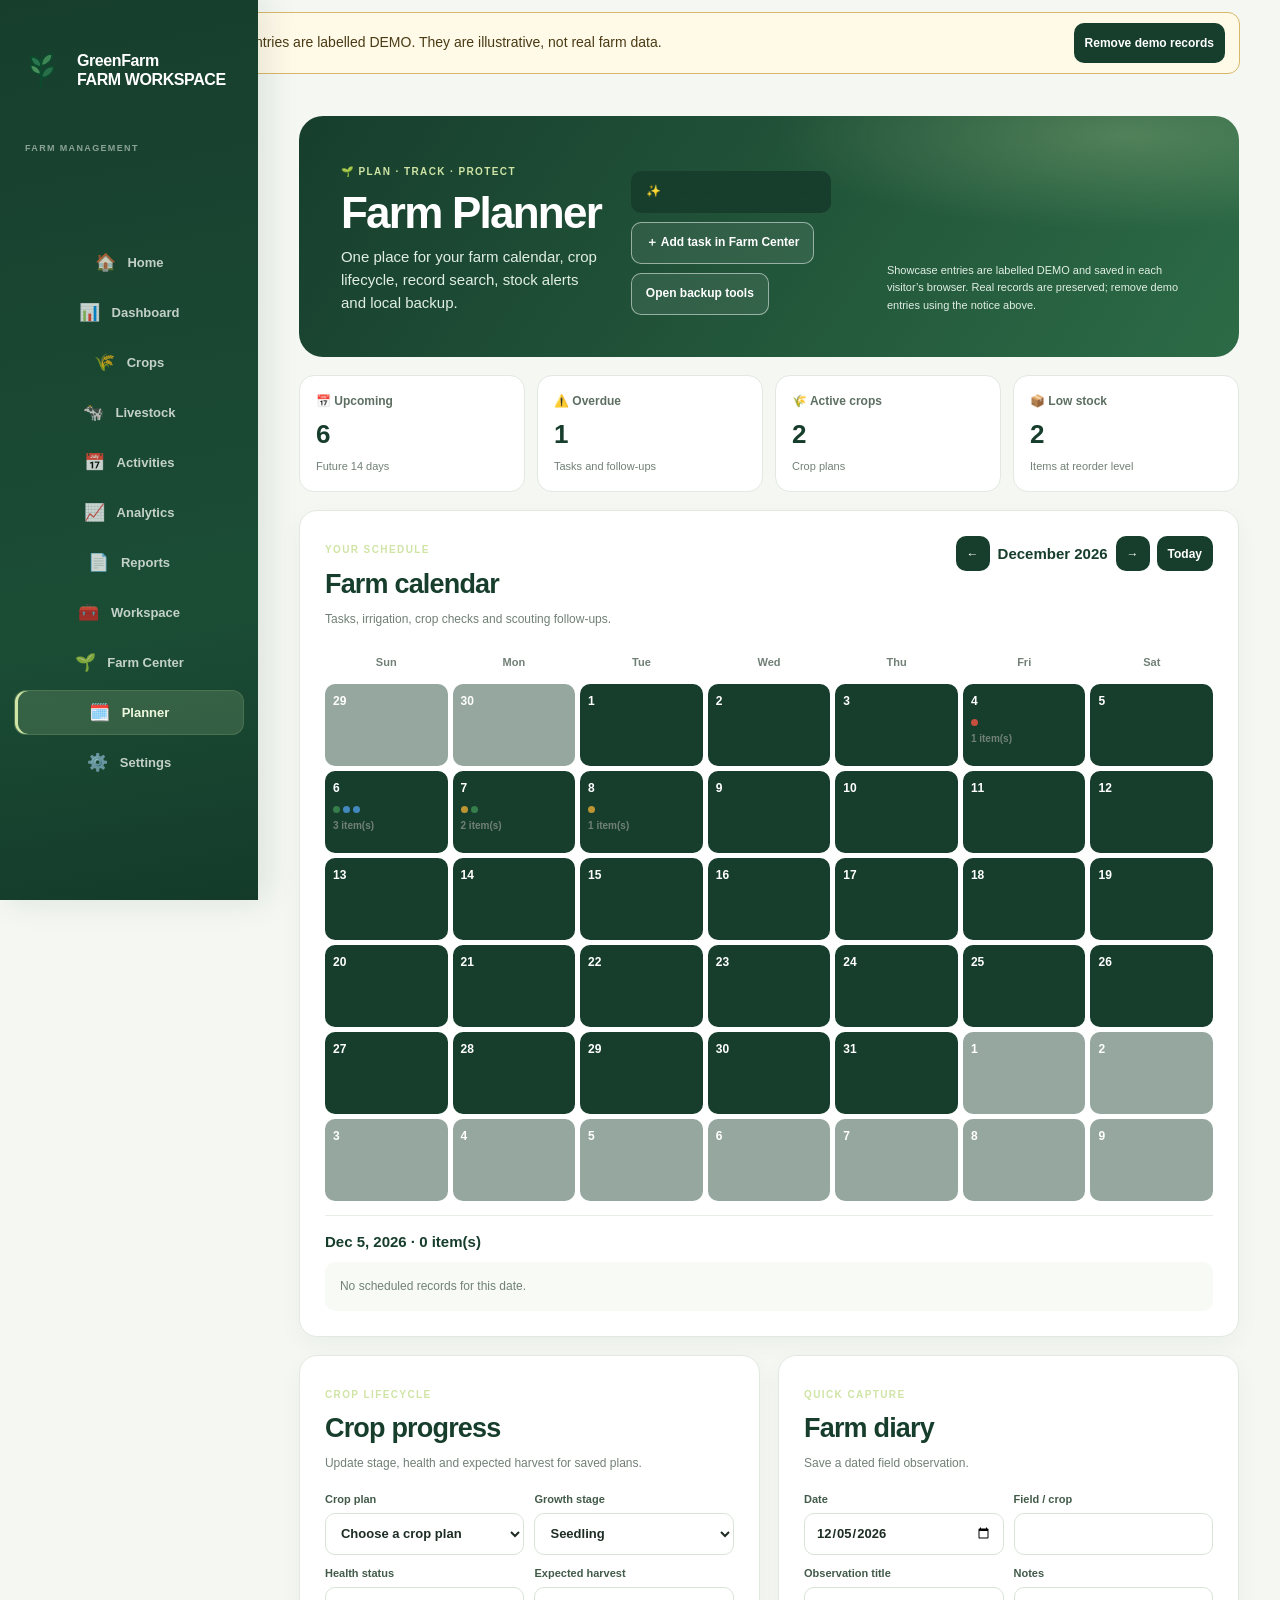
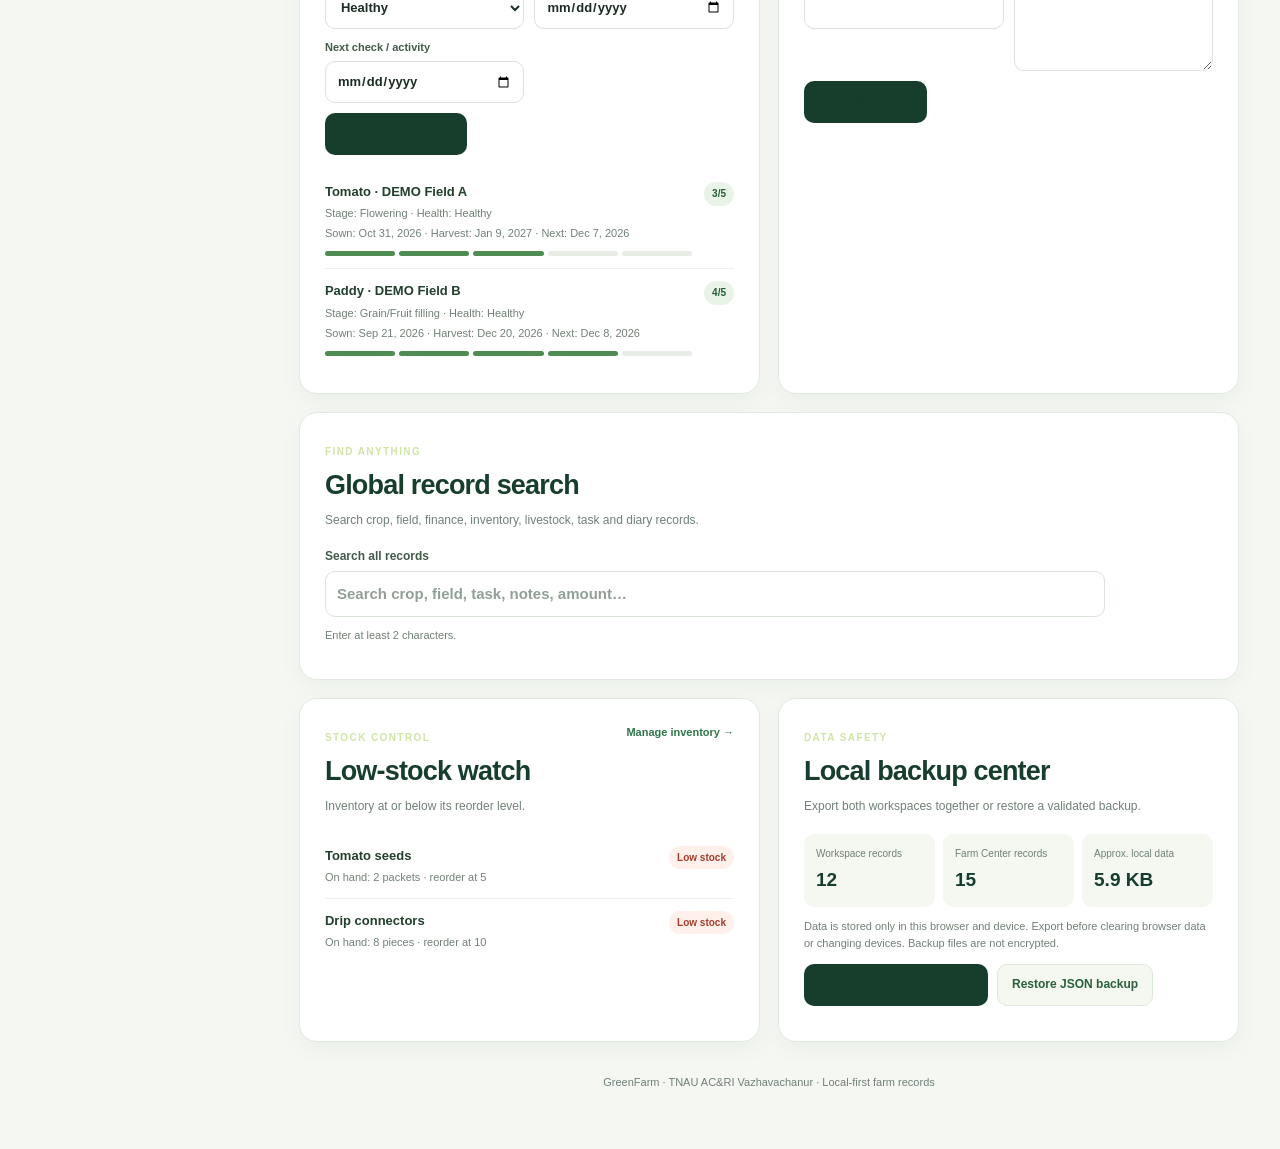
<file: planner.html>
<!doctype html><html lang="en"><head><meta charset="utf-8"><meta name="viewport" content="width=device-width,initial-scale=1"><meta name="theme-color" content="#173e2d"><meta name="description" content="GreenFarm farm calendar, crop lifecycle, global search, stock alerts and local backup tools."><link rel="manifest" href="manifest.webmanifest"><link rel="stylesheet" href="assets/greenfarm.css?v=greenfarm-v26"><link rel="stylesheet" href="assets/app-ui.css?v=greenfarm-v26"><link rel="stylesheet" href="assets/module-views.css?v=greenfarm-v26"><link rel="stylesheet" href="assets/planner.css?v=greenfarm-v26"><title>Farm Planner | GreenFarm</title></head><body><nav class="gf-nav" aria-label="Main navigation"><div class="container"><div class="gf-nav-caption">Farm management</div><div class="nav-links"><a href="index.html">🏠 Home</a><a href="dashboard.html">📊 Dashboard</a><a href="crops.html">🌾 Crops</a><a href="livestock.html">🐄 Livestock</a><a href="activities.html">📅 Activities</a><a href="analytics.html">📈 Analytics</a><a href="reports.html">📄 Reports</a><a href="farm.html">🧰 Workspace</a><a href="advanced.html">🌱 Farm Center</a><a href="planner.html" class="active" aria-current="page">🗓️ Planner</a><a href="admin.html">⚙️ Settings</a></div></div></nav><main><div class="page planner-page"><section class="planner-hero"><div><small>🌱 PLAN · TRACK · PROTECT</small><h1>Farm Planner</h1><p>One place for your farm calendar, crop lifecycle, record search, stock alerts and local backup.</p></div><div class="planner-hero-actions"><button id="loadDemoData" type="button" class="planner-primary" disabled>✨ Demo records auto-loaded</button><a class="planner-secondary" href="advanced.html#taskForm">＋ Add task in Farm Center</a><a class="planner-secondary" href="farm.html#backup">Open backup tools</a></div><p class="planner-note">Showcase entries are labelled DEMO and saved in each visitor’s browser. Real records are preserved; remove demo entries using the notice above.</p></section><section class="planner-metrics"><article><span>📅 Upcoming</span><strong id="upcomingCount">0</strong><small>Future 14 days</small></article><article><span>⚠️ Overdue</span><strong id="overdueCount">0</strong><small>Tasks and follow-ups</small></article><article><span>🌾 Active crops</span><strong id="cropCount">0</strong><small>Crop plans</small></article><article><span>📦 Low stock</span><strong id="lowStockCount">0</strong><small>Items at reorder level</small></article></section><section class="planner-card"><div class="planner-section-head"><div><small>YOUR SCHEDULE</small><h2>Farm calendar</h2><p>Tasks, irrigation, crop checks and scouting follow-ups.</p></div><div class="calendar-controls"><button id="prevMonth" type="button">←</button><strong id="calendarMonth"></strong><button id="nextMonth" type="button">→</button><button id="todayMonth" type="button">Today</button></div></div><div class="calendar-weekdays"><span>Sun</span><span>Mon</span><span>Tue</span><span>Wed</span><span>Thu</span><span>Fri</span><span>Sat</span></div><div id="calendarGrid" class="calendar-grid"></div><div id="selectedDay" class="selected-day" aria-live="polite"></div></section><section class="planner-two-col"><section class="planner-card"><div class="planner-section-head"><div><small>CROP LIFECYCLE</small><h2>Crop progress</h2><p>Update stage, health and expected harvest for saved plans.</p></div></div><form id="cropStageForm" class="planner-form"><label>Crop plan<select name="id" id="cropPlanSelect" required><option value="">Choose a crop plan</option></select></label><label>Growth stage<select name="stage" required><option>Seedling</option><option>Vegetative</option><option>Flowering</option><option>Grain/Fruit filling</option><option>Harvest ready</option></select></label><label>Health status<select name="health"><option>Healthy</option><option>Warning</option><option>Pest</option><option>Disease</option></select></label><label>Expected harvest<input type="date" name="harvest"></label><label>Next check / activity<input type="date" name="next"></label><button class="planner-primary" type="submit">Save crop progress</button></form><div id="cropLifecycleList" class="crop-lifecycle-list"></div></section><section class="planner-card"><div class="planner-section-head"><div><small>QUICK CAPTURE</small><h2>Farm diary</h2><p>Save a dated field observation.</p></div></div><form id="diaryForm" class="planner-form"><label>Date<input type="date" name="date" required></label><label>Field / crop<input name="field" required maxlength="100"></label><label>Observation title<input name="title" required maxlength="140"></label><label>Notes<textarea name="notes" rows="3" maxlength="1500"></textarea></label><button class="planner-primary" type="submit">Save diary entry</button></form><p id="diaryStatus" class="planner-status" role="status"></p></section></section><section class="planner-card"><div class="planner-section-head"><div><small>FIND ANYTHING</small><h2>Global record search</h2><p>Search crop, field, finance, inventory, livestock, task and diary records.</p></div></div><label class="global-search-label">Search all records<input type="search" id="globalSearch" placeholder="Search crop, field, task, notes, amount…" autocomplete="off"></label><div id="globalSearchSummary" class="planner-status" aria-live="polite">Enter at least 2 characters.</div><div id="globalSearchResults" class="global-search-results"></div></section><section class="planner-two-col"><section class="planner-card"><div class="planner-section-head"><div><small>STOCK CONTROL</small><h2>Low-stock watch</h2><p>Inventory at or below its reorder level.</p></div><a class="planner-text-link" href="farm.html#inventory">Manage inventory →</a></div><div id="lowStockList" class="planner-list"></div></section><section class="planner-card"><div class="planner-section-head"><div><small>DATA SAFETY</small><h2>Local backup center</h2><p>Export both workspaces together or restore a validated backup.</p></div></div><div class="backup-summary"><div><span>Workspace records</span><strong id="workspaceRecordCount">0</strong></div><div><span>Farm Center records</span><strong id="centerRecordCount">0</strong></div><div><span>Approx. local data</span><strong id="storageEstimate">—</strong></div></div><p class="planner-note">Data is stored only in this browser and device. Export before clearing browser data or changing devices. Backup files are not encrypted.</p><div class="backup-actions"><button id="exportBackup" type="button" class="planner-primary">⬇ Export full JSON backup</button><label class="planner-upload">Restore JSON backup<input type="file" id="restoreBackup" accept=".json,application/json"></label></div><p id="backupStatus" class="planner-status" role="status"></p></section></section><footer class="planner-footer">GreenFarm · TNAU AC&amp;RI Vazhavachanur · Local-first farm records</footer></div></main><div id="plannerToast" class="planner-toast" role="status" aria-live="polite"></div><script src="assets/demo-seed.js?v=greenfarm-v28"></script><script src="assets/planner.js?v=greenfarm-v28" defer></script><script src="assets/app-ui.js?v=greenfarm-v28" defer></script><script>if("serviceWorker" in navigator)navigator.serviceWorker.register("sw.js").catch(()=>{});</script></body></html>
</file>
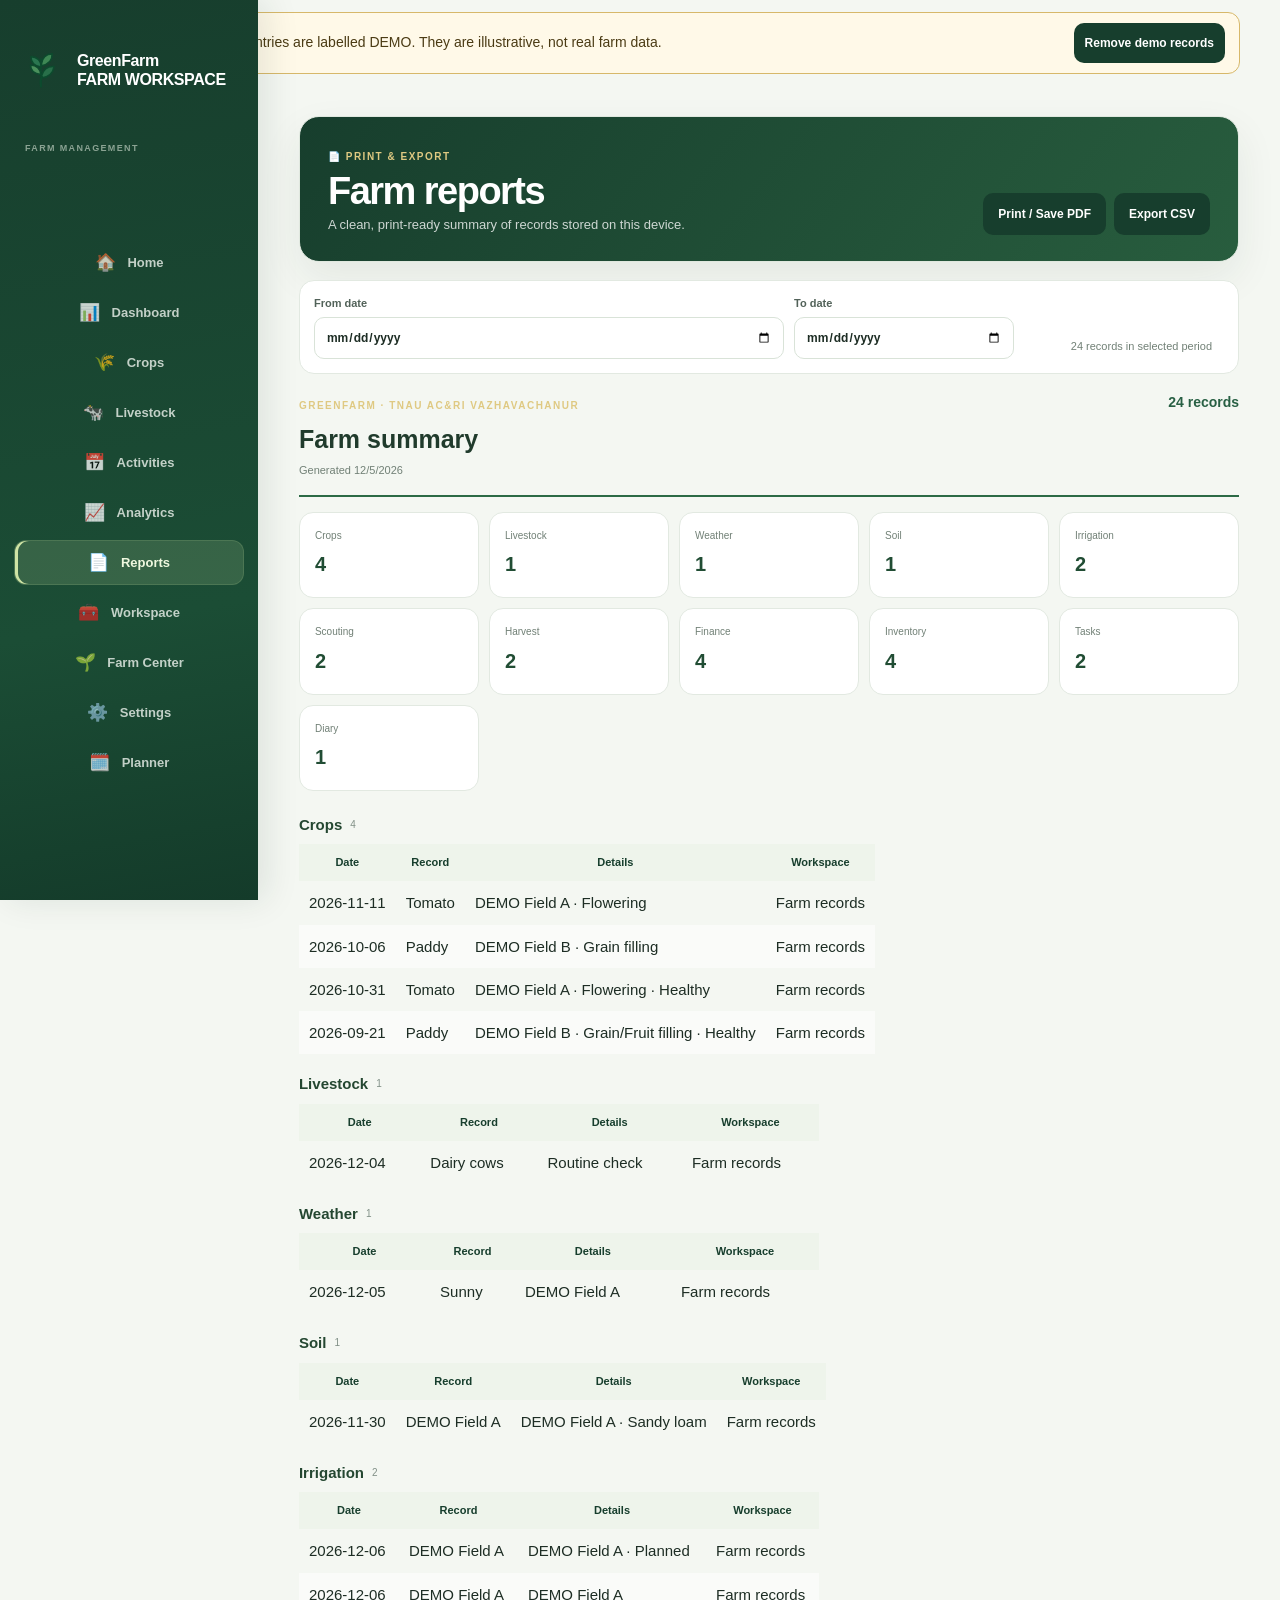
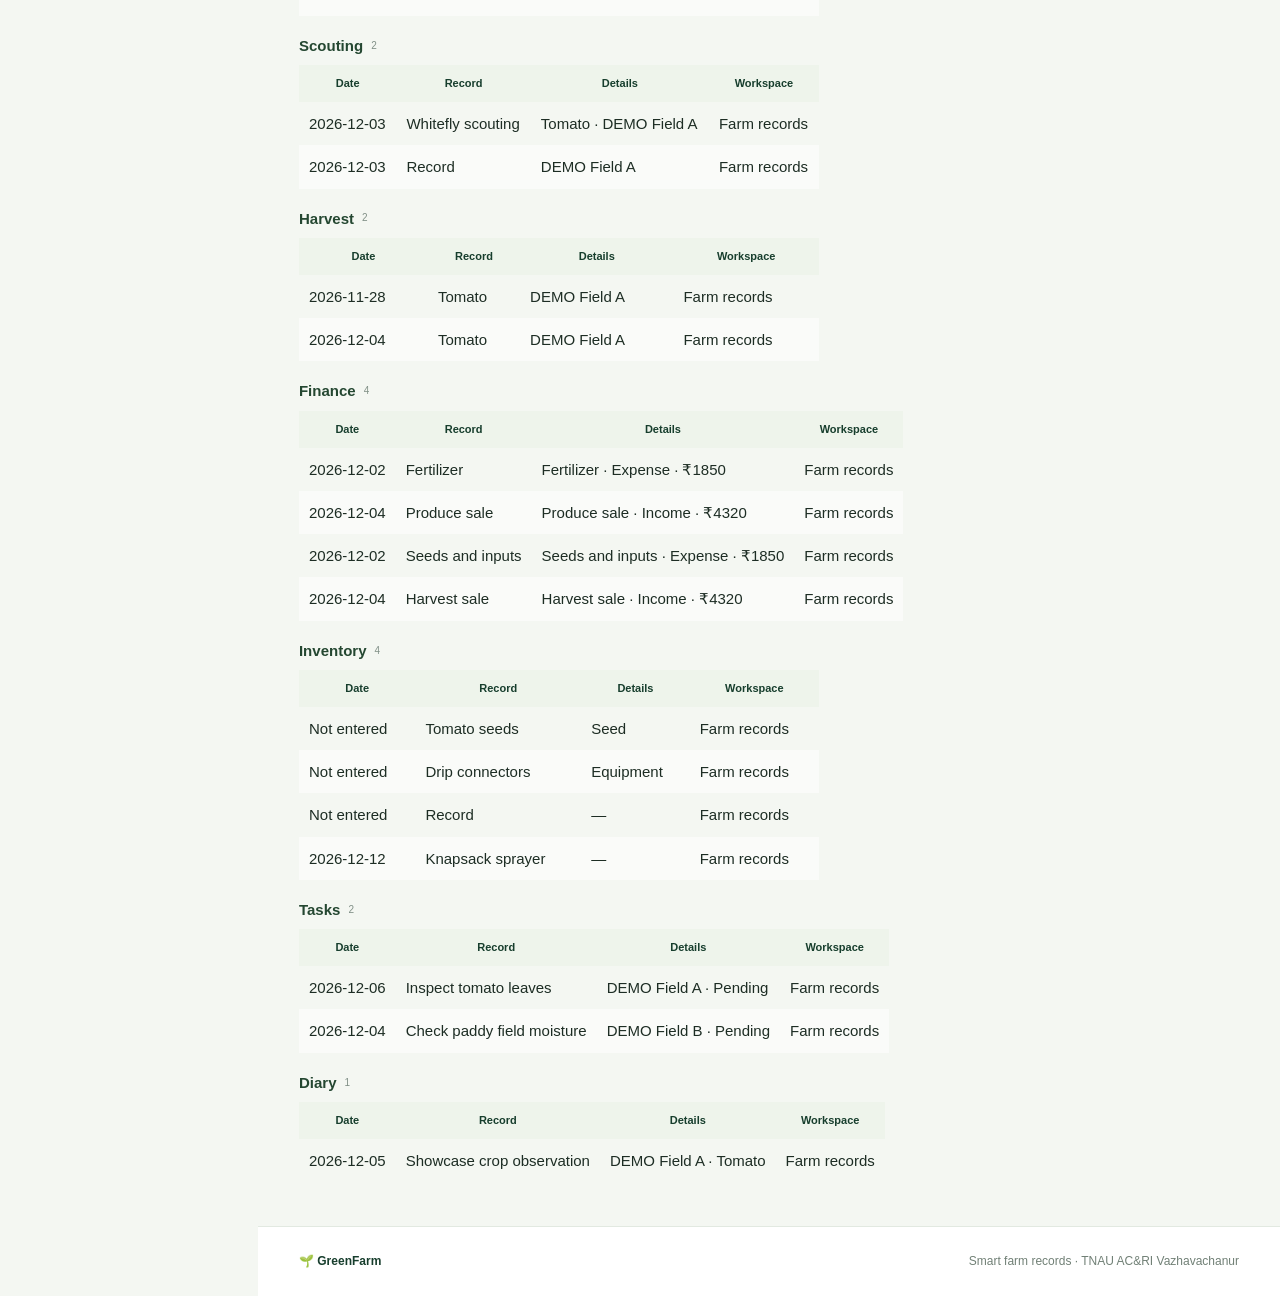
<file: reports.html>
<!doctype html><html lang="en"><head><meta charset="utf-8"><meta name="viewport" content="width=device-width,initial-scale=1"><meta name="theme-color" content="#173e2d"><meta name="description" content="Print-ready GreenFarm records summary with date filters and CSV export."><title>Farm Reports | GreenFarm</title><link rel="manifest" href="manifest.webmanifest"><link rel="stylesheet" href="assets/greenfarm.css?v=greenfarm-v25"><link rel="stylesheet" href="assets/app-ui.css?v=greenfarm-v25"><link rel="stylesheet" href="assets/module-views.css?v=greenfarm-v25"></head><body data-view="reports"><nav class="gf-nav" aria-label="Main navigation"><div class="container"><div class="gf-nav-caption">Farm management</div><div class="nav-links"><a href="index.html">Home</a><a href="dashboard.html">Dashboard</a><a href="crops.html">Crops</a><a href="livestock.html">Livestock</a><a href="activities.html">Activities</a><a href="analytics.html">Analytics</a><a href="reports.html">Reports</a><a href="farm.html">Workspace</a><a href="advanced.html">Farm Center</a><a href="admin.html">Settings</a></div></div></nav><main><div class="page module-view-page" data-view="reports"><section class="module-view-hero"><div><small>📄 PRINT &amp; EXPORT</small><h1>Farm reports</h1><p>A clean, print-ready summary of records stored on this device.</p></div><div class="module-view-actions"><button id="printReport" class="view-primary" type="button">Print / Save PDF</button><button id="exportView" class="view-button" type="button">Export CSV</button></div></section><section class="view-toolbar"><label>From date<input id="reportFrom" type="date"></label><label>To date<input id="reportTo" type="date"></label><p id="reportSummary" class="view-count" aria-live="polite"></p></section><section id="reportView" class="report-view"></section></div></main><footer class="gf-footer"><div class="container"><strong>🌱 GreenFarm</strong><p>Smart farm records · TNAU AC&amp;RI Vazhavachanur</p></div></footer><div id="viewStatus" class="sr-only" role="status" aria-live="polite"></div><script src="assets/demo-seed.js?v=greenfarm-v28"></script><script src="assets/module-views.js?v=greenfarm-v28" defer></script><script src="assets/app-ui.js?v=greenfarm-v28" defer></script></body></html>
</file>
<file: assets/greenfarm.css>
:root{--deep:#063b25;--green:#08783f;--mint:#edf7f1;--gold:#c79b24;--gold2:#e5c65c;--ink:#183127;--muted:#64746b;--line:#dfe8e2;--bg:#f6f8f7;--card:#fff;--r:14px;--shadow:0 8px 24px rgba(6,59,37,.07);--serif:Georgia,"Times New Roman",serif;--sans:Inter,"Segoe UI",system-ui,-apple-system,Arial,sans-serif}
*{box-sizing:border-box}html{scroll-behavior:smooth}body{margin:0;background:var(--bg);color:var(--ink);font:400 15px/1.55 var(--sans)}a{text-decoration:none;color:inherit}button,input,select,textarea{font:inherit}:focus-visible{outline:3px solid var(--gold2);outline-offset:2px}.container{width:min(1180px,92%);margin:auto}
.inst-header{background:#fff;border-top:4px solid var(--deep);border-bottom:1px solid var(--line)}.inst-inner{width:min(1450px,94%);min-height:104px;margin:auto;display:flex;align-items:center;justify-content:space-between;gap:34px}.inst-left{display:flex;align-items:center;gap:14px;min-width:0}.inst-logo{width:68px;height:68px;object-fit:contain;flex:none}.inst-title{font:800 clamp(19px,2.1vw,30px)/1.05 var(--serif);color:var(--deep)}.inst-tamil{font-size:12px;font-weight:800;color:var(--green);margin-top:4px}.inst-address{font-size:10px;color:var(--muted);margin-top:3px}.gf-project{border-left:1px solid var(--line);padding-left:28px;flex:none}.gf-project-name{font:800 clamp(28px,3vw,42px)/.9 var(--serif);color:var(--deep)}.gf-project-sub{font-size:10px;font-weight:900;letter-spacing:.1em;color:var(--green);margin-top:7px}.gf-project-meta{font-size:10px;color:var(--muted);margin-top:3px}
.gf-nav{background:var(--deep);position:sticky;top:0;z-index:50}.gf-nav .container{min-height:50px;display:flex;align-items:center}.nav-links{display:flex;overflow-x:auto;scrollbar-width:none;width:100%}.nav-links::-webkit-scrollbar{display:none}.nav-links a{flex:0 0 auto;color:#fff;padding:14px 13px;font-size:12px;font-weight:800;border-bottom:3px solid transparent;white-space:nowrap}.nav-links a:hover,.nav-links a.active{background:rgba(255,255,255,.08);border-bottom-color:var(--gold2)}.dashboard-nav-toggle{display:none}
.hero{background:linear-gradient(120deg,#063d27,#0b7b43);color:#fff}.hero-grid{display:grid;grid-template-columns:1.2fr .8fr;gap:28px;align-items:center;padding:56px 0}.eyebrow,.kicker{font-size:10px;font-weight:900;letter-spacing:.13em;text-transform:uppercase;color:var(--gold2)}.hero h1{font:800 clamp(34px,5vw,60px)/1.02 var(--serif);margin:10px 0 14px}.hero h1 span{color:var(--gold2)}.hero p{max-width:620px;color:#dcece3;margin:0}.hero-actions,.actions{display:flex;flex-wrap:wrap;gap:9px;margin-top:22px}.btn,.btn2{display:inline-flex;align-items:center;justify-content:center;min-height:42px;padding:9px 16px;border-radius:9px;border:1px solid transparent;font-size:13px;font-weight:800;cursor:pointer}.btn-gold{background:var(--gold);color:#fff}.btn-light{background:rgba(255,255,255,.1);border-color:rgba(255,255,255,.5);color:#fff}.hero-panel{border:1px solid rgba(255,255,255,.2);background:rgba(255,255,255,.08);padding:20px;border-radius:16px}.panel-grid{display:grid;grid-template-columns:1fr 1fr;gap:9px;margin-top:12px}.metric{padding:12px;background:rgba(0,0,0,.14);border-radius:10px}.metric small{display:block;color:#c7ded0;font-size:10px}.metric strong{font-size:19px}
.snapshot-grid{display:grid;grid-template-columns:repeat(4,1fr);background:#fff;border:1px solid var(--line);border-radius:13px;box-shadow:var(--shadow);margin-top:-22px;position:relative;overflow:hidden}.snap{text-align:center;padding:15px;border-right:1px solid var(--line)}.snap:last-child{border:0}.snap strong{display:block;color:var(--deep);font-size:17px}.snap span{font-size:10px;color:var(--muted)}
.section{padding:52px 0}.section-head{text-align:center;max-width:650px;margin:0 auto 25px}.section-head h2{font:800 clamp(25px,3vw,34px)/1.1 var(--serif);color:var(--deep);margin:6px 0}.section-head p{margin:0;color:var(--muted)}.modules{display:grid;grid-template-columns:repeat(3,1fr);gap:13px}.card,.workspace-card,.dashboard-panel,.dashboard-stat,.info{background:#fff;border:1px solid var(--line);border-radius:13px}.card{padding:18px;transition:.15s}.card:hover{transform:translateY(-2px);box-shadow:var(--shadow)}.icon,.empty-icon{width:44px;height:44px;display:grid;place-items:center;background:var(--mint);border-radius:11px;font-size:22px}.card h3{font-size:16px;color:var(--deep);margin:11px 0 4px}.card p{font-size:12px;color:var(--muted);margin:0}.cta{background:var(--deep);color:#fff;padding:34px 0}.cta-box{display:flex;align-items:center;justify-content:space-between;gap:20px}.cta h2{font:800 25px var(--serif);margin:0}
.page{width:min(1180px,92%);margin:auto;padding:28px 0 50px}.page-hero{background:linear-gradient(120deg,#063b25,#08783f);color:#fff;border-radius:14px;padding:25px 28px;margin-bottom:15px}.page-hero small{color:var(--gold2);font-weight:900;letter-spacing:.12em;font-size:10px}.page-hero h1{font:800 clamp(27px,4vw,42px)/1.05 var(--serif);margin:6px 0}.page-hero p{max-width:700px;color:#dcece3;margin:0;font-size:13px}.workspace-card{padding:24px;box-shadow:var(--shadow)}.workspace-card h2{font:800 21px var(--serif);color:var(--deep);margin:13px 0 5px}.workspace-card p{color:var(--muted);font-size:13px}.btn2{background:var(--deep);color:#fff}.btn2.alt{background:var(--mint);color:var(--deep)}.info-grid{display:grid;grid-template-columns:repeat(3,1fr);gap:12px;margin-top:13px}.info{padding:15px}.info strong{display:block;color:var(--deep);font-size:12px}.info span{display:block;color:var(--muted);font-size:11px;margin-top:3px}
.dashboard-stats{display:grid;grid-template-columns:repeat(4,1fr);gap:12px;margin-bottom:15px}.dashboard-stat{padding:15px}.ds-icon{font-size:20px}.dashboard-stat strong{display:block;color:var(--deep);font:800 24px var(--serif);margin-top:4px}.dashboard-stat span{font-size:10px;color:var(--muted)}.dashboard-grid{display:grid;grid-template-columns:1.25fr .75fr;gap:15px}.dashboard-panel{padding:18px}.dashboard-panel h2{font:800 19px var(--serif);color:var(--deep);margin:0 0 11px}.quick-grid{display:grid;grid-template-columns:repeat(2,1fr);gap:10px}.quick-card{display:block;padding:14px;background:#fbfcfb;border:1px solid var(--line);border-radius:10px}.quick-card strong{display:block;color:var(--deep);font-size:13px;margin-top:5px}.quick-card span{display:block;color:var(--muted);font-size:10px}.status-row{display:flex;justify-content:space-between;gap:10px;padding:9px 0;border-bottom:1px solid var(--line);font-size:11px}.status-row span{color:var(--muted)}
.farm-shell{width:min(1400px,94%);margin:auto;padding:22px 0 55px}.farm-hero{padding:27px;border-radius:14px}.summary-grid{gap:10px;margin:13px 0 16px}.summary-card{padding:12px}.workspace-layout{gap:14px}.module-menu{top:60px}.module-section{padding:18px;margin-bottom:13px}.data-form{padding:13px}.form-grid{gap:10px}input,select,textarea{min-height:42px;padding:9px 11px}
.gf-footer{background:var(--deep);color:#cfe3d6;padding:23px 0;font-size:11px}.gf-footer .container{display:flex;align-items:center;justify-content:space-between;gap:12px}.gf-footer p{margin:3px 0}
@media(max-width:950px){.inst-inner{min-height:92px}.inst-logo{width:58px;height:58px}.inst-title{font-size:21px}.gf-project-name{font-size:31px}.hero-grid{grid-template-columns:1fr}.modules{grid-template-columns:repeat(2,1fr)}.dashboard-stats{grid-template-columns:repeat(2,1fr)}.dashboard-grid{grid-template-columns:1fr}}
@media(max-width:700px){body{font-size:14px}.inst-inner{min-height:0;padding:10px 0;display:flex;flex-direction:column;align-items:stretch;gap:9px}.inst-left{gap:9px}.inst-logo{width:48px;height:48px}.inst-title{font-size:14px}.inst-tamil{font-size:9px}.inst-address{font-size:8px}.gf-project{border-left:0;border-top:1px solid var(--line);padding:9px 0 0}.gf-project-name{font-size:27px}.gf-project-sub{font-size:8px}.gf-nav .container{display:block;width:100%}.dashboard-nav-toggle{display:flex;width:100%;min-height:46px;padding:9px 14px;background:transparent;border:0;color:#fff;font-weight:800}.nav-links{display:none;flex-direction:column;padding:0 10px 8px}.nav-links.dashboard-nav-open{display:flex}.nav-links a{width:100%;padding:12px!important;border-bottom:1px solid rgba(255,255,255,.1);font-size:12px}.nav-links a.active{border-left:3px solid var(--gold2)}.hero-grid{padding:38px 0}.hero h1{font-size:38px}.snapshot-grid{grid-template-columns:1fr 1fr}.modules{grid-template-columns:1fr}.section{padding:40px 0}.cta-box{display:block}.page{padding:22px 0 40px}.page-hero{padding:21px 22px}.info-grid{grid-template-columns:1fr}.dashboard-stats{grid-template-columns:1fr 1fr}.quick-grid{grid-template-columns:1fr}.gf-footer .container{display:block}}
@media(max-width:420px){.dashboard-stats{grid-template-columns:1fr}.hero h1{font-size:33px}.snapshot-grid{grid-template-columns:1fr}.inst-title{font-size:12px}.gf-project-name{font-size:24px}}
@media print{.inst-header,.gf-nav,.gf-footer,.module-menu,.farm-hero,.form-actions,.backup-panel{display:none!important}}
/* GLOBAL FINAL: no horizontal navigation scrolling on mobile */
@media(max-width:700px){.gf-nav{height:auto!important;overflow:visible!important}.gf-nav .nav-links{display:grid!important;grid-template-columns:repeat(3,1fr)!important;flex-direction:initial!important;overflow:visible!important;padding:0!important}.gf-nav .nav-links a{width:auto!important;min-width:0!important;text-align:center!important;padding:10px 3px!important;font-size:10px!important;border-right:1px solid rgba(255,255,255,.1)!important}.gf-nav .nav-links a:nth-child(3n){border-right:0!important}.gf-nav .nav-links a.active{border-left:0!important}}

/* GREENFARM FINAL VISION — desktop horizontal / mobile horizontal */
.professional-workspace{width:min(1460px,94%);padding:24px 0 58px}.professional-workspace .farm-hero{padding:28px 32px}.professional-workspace .summary-grid{grid-template-columns:repeat(4,1fr);gap:12px}.professional-workspace .workspace-layout{display:grid;grid-template-columns:210px minmax(0,1fr);gap:16px}.professional-workspace .module-menu{position:sticky;top:64px;align-self:start;max-height:calc(100vh - 82px);overflow:auto}.professional-workspace .module-section{border-radius:14px;background:#fff;border:1px solid var(--line);box-shadow:0 5px 18px rgba(6,59,37,.04)}
.gf-nav .container{width:min(1500px,96%)}.gf-nav .nav-links{justify-content:center;overflow:visible;flex-wrap:nowrap}.gf-nav .nav-links a{padding:14px 11px;font-size:11px;display:inline-flex;align-items:center;justify-content:center;gap:3px}.gf-nav .nav-links a:first-letter{font-size:13px}
.dashboard-page .page-hero{padding:26px 30px}.dashboard-page .dashboard-stats{grid-template-columns:repeat(4,1fr)}.dashboard-page .dashboard-grid{grid-template-columns:1.3fr .7fr}.dashboard-page .quick-grid{grid-template-columns:repeat(3,1fr)}.dashboard-page .quick-card{min-height:92px}
@media(max-width:950px){.professional-workspace .workspace-layout{grid-template-columns:180px minmax(0,1fr)}.professional-workspace .summary-grid{grid-template-columns:repeat(2,1fr)}.dashboard-page .dashboard-stats{grid-template-columns:repeat(2,1fr)}.dashboard-page .quick-grid{grid-template-columns:repeat(2,1fr)}.gf-nav .nav-links a{padding:13px 8px;font-size:10px}}
@media(max-width:700px){
 .gf-nav .container{width:100%}.gf-nav .nav-links{display:grid!important;grid-template-columns:repeat(3,1fr)!important;gap:0;overflow:visible!important;flex-wrap:initial!important}.gf-nav .nav-links a{min-height:40px;width:auto;padding:9px 2px!important;font-size:9px!important;border-right:1px solid rgba(255,255,255,.12);border-bottom:1px solid rgba(255,255,255,.12)}.gf-nav .nav-links a:nth-child(3n){border-right:0}.gf-nav .nav-links a.active{border-left:0;background:rgba(255,255,255,.12)}
 .professional-workspace{width:94%;padding:16px 0 42px}.professional-workspace .farm-hero{padding:21px 18px}.professional-workspace .summary-grid{grid-template-columns:repeat(2,1fr);gap:8px}.professional-workspace .workspace-layout{grid-template-columns:1fr;gap:10px}.professional-workspace .module-menu{position:static;display:grid;grid-template-columns:repeat(3,1fr);max-height:none;overflow:visible;padding:8px;gap:5px}.professional-workspace .module-menu strong{grid-column:1/-1}.professional-workspace .module-menu a{font-size:10px;padding:9px 4px;text-align:center;border-radius:8px}.professional-workspace .module-section{padding:14px;margin-bottom:10px}.professional-workspace .form-grid{grid-template-columns:repeat(2,minmax(0,1fr))}.professional-workspace input,.professional-workspace select,.professional-workspace textarea{min-height:40px;font-size:12px}.dashboard-page .page-hero{padding:21px 20px}.dashboard-page .dashboard-stats{grid-template-columns:repeat(2,1fr);gap:8px}.dashboard-page .dashboard-grid{grid-template-columns:1fr;gap:10px}.dashboard-page .quick-grid{grid-template-columns:repeat(2,1fr);gap:8px}.dashboard-page .quick-card{min-height:84px;padding:12px}.dashboard-page .dashboard-panel{padding:14px}
}
@media(max-width:380px){.gf-nav .nav-links a{font-size:8px!important}.professional-workspace .module-menu{grid-template-columns:repeat(2,1fr)}.professional-workspace .form-grid{grid-template-columns:1fr}.dashboard-page .dashboard-stats{grid-template-columns:1fr 1fr}.dashboard-page .quick-grid{grid-template-columns:1fr 1fr}}

/* Shared dashboard-style institutional header on every workspace page */
.dashboard-green-header{background:#fff;border-top:3px solid var(--deep);border-bottom:1px solid var(--line)}.dashboard-brand-wrap{width:min(1450px,94%);min-height:104px;margin:auto;display:flex;align-items:center;justify-content:space-between;gap:34px}.dashboard-tnau{display:flex;align-items:center;gap:14px;min-width:0}.dashboard-tnau img{width:68px;height:68px;object-fit:contain;flex:none}.dashboard-tnau-title{font:800 clamp(19px,2.1vw,30px)/1.05 var(--serif);color:var(--deep)}.dashboard-tnau-sub{font-size:11px;font-weight:700;color:var(--muted);margin-top:5px}.dashboard-green{display:flex;align-items:center;gap:12px;padding-left:28px;border-left:1px solid var(--line);flex:none}.dashboard-green-icon{width:50px;height:50px;border-radius:12px;background:var(--mint);display:grid;place-items:center;font-size:27px}.dashboard-green-name{font:800 clamp(28px,3vw,42px)/.9 var(--serif);color:var(--deep)}.dashboard-green-sub{font-size:10px;font-weight:900;letter-spacing:.1em;color:var(--green);margin-top:7px}
.footer{background:var(--deep);color:#d5e7dc;padding:22px 0}.footer .container{text-align:center}.footer-brand{font:800 20px var(--serif);color:#fff}.footer-short{margin:5px 0 12px;font-size:11px;color:#c3d9cd}.footer-links{display:flex;justify-content:center;gap:18px;flex-wrap:wrap}.footer-links a{font-size:11px;color:#fff}.footer small{display:block;margin-top:12px;color:#a9c5b5;font-size:9px}
@media(max-width:700px){.dashboard-brand-wrap{min-height:0;padding:10px 0;display:flex;flex-direction:column;align-items:stretch;gap:8px}.dashboard-tnau{gap:9px}.dashboard-tnau img{width:48px;height:48px}.dashboard-tnau-title{font-size:14px}.dashboard-tnau-sub{font-size:9px;margin-top:3px}.dashboard-green{border-left:0;border-top:1px solid var(--line);padding:9px 0 0}.dashboard-green-icon{width:42px;height:42px;font-size:23px}.dashboard-green-name{font-size:27px}.dashboard-green-sub{font-size:8px;margin-top:5px}}
@media(max-width:380px){.dashboard-tnau img{width:44px;height:44px}.dashboard-tnau-title{font-size:12px}.dashboard-tnau-sub{font-size:8px}.dashboard-green-name{font-size:24px}}

/* Reference navigation vision: centered desktop / clean mobile, no GreenFarm brand in nav */
.professional-nav{background:#004b2a!important;border-top:1px solid rgba(255,255,255,.08);box-shadow:none!important;position:relative!important}.professional-nav .container{width:min(1120px,96%);min-height:56px;display:flex;justify-content:center}.professional-nav .nav-links{width:auto;max-width:100%;display:flex;align-items:center;justify-content:center;gap:2px;overflow:visible}.professional-nav .nav-links a{display:flex;align-items:center;justify-content:center;color:#fff;padding:17px 13px 15px;font-size:12px;font-weight:800;letter-spacing:.01em;border:0!important;border-bottom:3px solid transparent!important;background:transparent!important;white-space:nowrap}.professional-nav .nav-links a:hover,.professional-nav .nav-links a.active{background:rgba(255,255,255,.06)!important;border-bottom-color:var(--gold2)!important}
@media(min-width:1100px){.professional-nav .nav-links a{padding-left:15px;padding-right:15px;font-size:12px}.professional-nav .container{min-height:58px}}
@media(max-width:700px){.professional-nav .container{width:100%;display:block}.professional-nav .nav-links{width:100%;display:grid;grid-template-columns:repeat(3,1fr);gap:0}.professional-nav .nav-links a{min-height:43px;padding:11px 4px;font-size:10px;border-right:1px solid rgba(255,255,255,.13)!important;border-bottom:1px solid rgba(255,255,255,.13)!important}.professional-nav .nav-links a:nth-child(3n){border-right:0!important}.professional-nav .nav-links a.active{background:rgba(255,255,255,.08)!important;border-bottom-color:var(--gold2)!important}}
@media(max-width:380px){.professional-nav .nav-links a{font-size:9px;min-height:40px;padding:10px 2px}}

/* =========================================================
   GREENFARM AGRICULTURE BANNER — new header vision
   Inspired by the supplied GreenFarm/TNAU landscape reference.
   ========================================================= */
.agri-header{position:relative;overflow:hidden;background:linear-gradient(180deg,#f8fbf4 0%,#eef5e9 48%,#d9e8c8 49%,#b7d49a 68%,#7eaa62 100%);border:0!important;min-height:330px;isolation:isolate}
.agri-header:before{content:"";position:absolute;inset:0;z-index:-2;background:radial-gradient(circle at 73% 44%,rgba(255,246,198,.92) 0 7%,rgba(255,236,156,.45) 15%,transparent 33%),linear-gradient(166deg,transparent 0 55%,rgba(37,92,39,.13) 55% 57%,transparent 57%),linear-gradient(174deg,transparent 0 67%,rgba(32,91,37,.20) 67% 70%,transparent 70%),linear-gradient(168deg,transparent 0 79%,rgba(20,82,34,.26) 79% 83%,transparent 83%)}
.agri-header:after{content:"";position:absolute;left:-4%;right:-4%;bottom:-1px;height:40%;z-index:-1;background:repeating-linear-gradient(168deg,rgba(24,91,37,.16) 0 2px,transparent 2px 13px),linear-gradient(180deg,rgba(55,111,48,.18),rgba(25,83,34,.28));transform:skewY(-2deg)}
.agri-header .inst-inner{position:relative;z-index:2;width:min(1800px,94%);min-height:330px;height:330px;margin:auto;padding:30px 22px 24px;display:grid;grid-template-columns:1.08fr .92fr;grid-template-rows:auto 1fr;align-items:start;gap:12px 40px}
.agri-header .inst-left{display:flex;align-items:center;gap:25px;min-width:0}
.agri-header .inst-logo{width:150px;height:150px;object-fit:contain;filter:drop-shadow(0 4px 4px rgba(0,0,0,.08))}
.agri-header .inst-copy{min-width:0}
.agri-header .inst-title{font:800 clamp(30px,4.1vw,67px)/.98 Georgia,"Times New Roman",serif;letter-spacing:.01em;color:#0b512e;white-space:nowrap}
.agri-header .inst-tamil{font-size:clamp(18px,2vw,31px);line-height:1.15;font-weight:700;color:#155d38;margin-top:13px;white-space:nowrap}
.agri-header .inst-address{font-size:clamp(12px,1.2vw,20px);color:#263d30;margin-top:8px}
.agri-header .inst-right{grid-column:1 / -1;display:grid;grid-template-columns:1fr auto 1fr;align-items:center;width:100%;border:0!important;padding:0!important;margin:0!important;min-height:125px;position:relative}
.agri-header .inst-right:before{content:"";position:absolute;left:0;right:0;top:0;height:6px;background:linear-gradient(90deg,#c9a33c,#0a5a31);border-radius:3px}
.agri-header .inst-college{grid-column:1;font-size:clamp(16px,1.7vw,29px);color:#172b20;font-weight:500;line-height:1.2;padding-top:22px}
.agri-header .inst-place{grid-column:1;font:800 clamp(28px,3.2vw,55px)/1 Georgia,"Times New Roman",serif;color:#0b6035;margin-top:7px}
.agri-header .inst-sub,.agri-header .inst-badge{display:none}
.agri-header .mobile-credit-row{grid-column:3;grid-row:1 / span 2;display:grid!important;grid-template-columns:auto 1fr;align-items:center;justify-self:end;padding-top:18px;min-width:270px;gap:10px;text-align:left}
.agri-header .mobile-college{display:none}
.agri-header .mobile-slash{display:none}
.agri-header .mobile-submitted{display:block!important;font-size:12px!important;line-height:1.45!important;color:#365042;text-align:left!important}
.agri-header .mobile-submitted strong{color:#07512f;font-weight:900}
.agri-header .mobile-submitted span{font-size:10px;color:#63756b}
.agri-header .inst-right:after{content:"🌱  GREEN FARM";grid-column:2;grid-row:1 / span 2;justify-self:center;align-self:end;margin-bottom:4px;font:800 clamp(38px,5.1vw,82px)/.9 Georgia,"Times New Roman",serif;letter-spacing:.02em;color:#07552f;text-shadow:0 2px 0 rgba(255,255,255,.35)}
@media(max-width:700px){
 .agri-header{min-height:170px;height:170px}
 .agri-header .inst-inner{width:100%;min-height:170px;height:170px;padding:12px 10px 8px;display:grid;grid-template-columns:1fr 1fr;grid-template-rows:auto 72px;gap:7px}
 .agri-header .inst-left{grid-column:1 / -1;gap:9px;min-height:66px}
 .agri-header .inst-logo{width:55px;height:55px}
 .agri-header .inst-title{font-size:19px;line-height:.98;white-space:normal}
 .agri-header .inst-tamil{font-size:8px;margin-top:4px;white-space:normal}
 .agri-header .inst-address{font-size:6.5px;margin-top:3px}
 .agri-header .inst-right{grid-column:1 / -1;min-height:72px;height:72px;display:grid;grid-template-columns:1fr 30px 1fr;padding:0!important}
 .agri-header .inst-right:before{height:2px;top:0}
 .agri-header .inst-college{grid-column:1;padding-top:12px;font-size:8px;line-height:1.1}
 .agri-header .inst-place{grid-column:1;font-size:20px;margin-top:3px}
 .agri-header .mobile-credit-row{grid-column:3;grid-row:1;min-width:0;width:100%;padding-top:12px;display:block!important}
 .agri-header .mobile-submitted{text-align:right!important;font-size:7px!important;line-height:1.25!important}
 .agri-header .mobile-submitted span{font-size:6px}
 .agri-header .inst-right:after{content:"🌱 GREEN FARM";grid-column:2;grid-row:1;justify-self:center;align-self:center;margin:0;font-size:17px;writing-mode:vertical-lr;transform:rotate(180deg);letter-spacing:0}
}
@media(max-width:380px){
 .agri-header,.agri-header .inst-inner{height:154px;min-height:154px}.agri-header .inst-inner{padding:9px 7px 6px;grid-template-rows:auto 64px}.agri-header .inst-logo{width:47px;height:47px}.agri-header .inst-title{font-size:16px}.agri-header .inst-tamil{font-size:7px}.agri-header .inst-address{font-size:5.5px}.agri-header .inst-right{min-height:64px;height:64px}.agri-header .inst-college{font-size:7px}.agri-header .inst-place{font-size:17px}.agri-header .inst-right:after{font-size:15px}.agri-header .mobile-submitted{font-size:6px!important}.agri-header .mobile-submitted span{font-size:5.5px}
}

/* Center footer content */
.footer{text-align:center!important}.footer .container{display:flex!important;flex-direction:column!important;align-items:center!important;justify-content:center!important;text-align:center!important;margin-left:auto!important;margin-right:auto!important}.footer-brand,.footer-short,.footer-links,.footer small{margin-left:auto!important;margin-right:auto!important;text-align:center!important}.footer-links{justify-content:center!important;align-items:center!important}
</file>
<file: assets/app-ui.css>
/* GreenFarm app shell: calm, field-ready and consistent across every page */
:root {
  --gf-forest: #173e2d;
  --gf-forest-deep: #103222;
  --gf-leaf: #34784f;
  --gf-leaf-soft: #e8f1e8;
  --gf-lime: #cfe4a5;
  --gf-earth: #b78b50;
  --gf-ink: #1d2d24;
  --gf-muted: #718076;
  --gf-line: #e2e9e1;
  --gf-canvas: #f4f7f2;
  --gf-paper: #ffffff;
  --gf-shadow: 0 16px 40px rgba(28, 58, 39, .075);
}
* { box-sizing: border-box; }
html { scroll-behavior: smooth; }
body {
  margin: 0 !important;
  min-height: 100vh;
  overflow-x: hidden;
  background: var(--gf-canvas) !important;
  color: var(--gf-ink) !important;
  font-family: Inter, "Segoe UI", -apple-system, BlinkMacSystemFont, Arial, sans-serif !important;
  font-size: 15px;
  line-height: 1.55;
}
body > .inst-header,
body > .dashboard-green-header,
body > .advanced-header { display: none !important; }
a { color: inherit; text-decoration: none; }
button, input, select, textarea { font: inherit; }
:focus-visible { outline: 3px solid #9ecb66 !important; outline-offset: 3px; }

/* Desktop app navigation */
.gf-nav {
  position: fixed !important;
  z-index: 1000 !important;
  inset: 0 auto 0 0 !important;
  width: 258px !important;
  height: 100vh !important;
  height: 100dvh !important;
  margin: 0 !important;
  padding: 20px 13px !important;
  overflow: hidden !important;
  border: 0 !important;
  border-radius: 0 !important;
  background: linear-gradient(170deg, var(--gf-forest), #1b4d35 68%, #143b2a) !important;
  box-shadow: 8px 0 32px rgba(20, 52, 35, .1);
}
.gf-nav .container {
  display: flex !important;
  width: 100% !important;
  max-width: none !important;
  height: 100% !important;
  margin: 0 !important;
  padding: 0 !important;
  flex-direction: column !important;
  align-items: stretch !important;
}
.gf-nav .container::before {
  display: block;
  flex: 0 0 auto;
  min-height: 76px;
  margin: 0 5px 22px;
  padding: 12px 0 12px 59px;
  align-content: center;
  background: url("greenfarm-logo.svg") left center / 46px 46px no-repeat;
  color: #fff;
  content: "GreenFarm\A SMART FARM MANAGEMENT";
  white-space: pre;
  font-size: 19px;
  font-weight: 780;
  line-height: 1.2;
  letter-spacing: -.035em;
}
.gf-nav .container::first-line { color: white; }
.gf-nav .nav-links {
  display: flex !important;
  min-height: 0;
  flex: 1 1 auto;
  flex-direction: column !important;
  align-items: stretch !important;
  gap: 5px !important;
  overflow-y: auto;
  padding: 0 1px 18px !important;
}
.gf-nav .nav-links a {
  display: flex !important;
  min-height: 45px;
  width: 100%;
  align-items: center !important;
  gap: 11px !important;
  padding: 9px 12px !important;
  border: 1px solid transparent !important;
  border-radius: 12px !important;
  background: transparent !important;
  color: rgba(246, 250, 245, .77) !important;
  font-size: 13px !important;
  font-weight: 630 !important;
  line-height: 1.25;
  text-align: left !important;
  white-space: normal;
  transition: background .18s ease, color .18s ease, transform .18s ease;
}
.gf-nav .nav-links a:hover {
  transform: translateX(2px);
  background: rgba(255,255,255,.085) !important;
  color: #fff !important;
}
.gf-nav .nav-links a.active,
.gf-nav .nav-links a[aria-current="page"] {
  border-color: rgba(207, 228, 165, .14) !important;
  background: rgba(207, 228, 165, .16) !important;
  color: #eff8df !important;
  box-shadow: inset 3px 0 0 var(--gf-lime);
}
.gf-nav .nav-icon { font-size: 17px; }
.gf-nav .dashboard-nav-toggle { display: none !important; }

/* Give every page the same roomy canvas */
main {
  width: auto !important;
  max-width: 1680px;
  min-height: calc(100vh - 54px);
  margin: 0 0 0 258px !important;
  padding: 30px clamp(22px, 3.2vw, 52px) 44px !important;
}
.page, .dashboard-page, .advanced-page {
  width: min(100%, 1480px) !important;
  max-width: 1480px !important;
  margin: 0 auto !important;
  padding: 0 !important;
}
body > .gf-footer, footer.gf-footer {
  margin-left: 258px !important;
  padding: 22px clamp(22px, 3.2vw, 52px) !important;
  border-top: 1px solid var(--gf-line) !important;
  background: #fff !important;
  color: var(--gf-muted) !important;
  font-size: 12px;
}
.gf-footer .container { width: min(100%, 1480px) !important; max-width: 1480px !important; }
.gf-footer strong { color: var(--gf-forest) !important; }

/* Page headings */
.page-hero, .farm-hero, .advanced-hero {
  position: relative;
  overflow: hidden;
  margin: 0 0 24px !important;
  padding: clamp(26px, 3.5vw, 44px) !important;
  border: 1px solid rgba(36, 87, 57, .09) !important;
  border-radius: 23px !important;
  background:
    radial-gradient(circle at 88% 18%, rgba(209, 230, 166, .23), transparent 29%),
    linear-gradient(125deg, #173f2d 0%, #285f40 64%, #46774d 100%) !important;
  box-shadow: var(--gf-shadow);
  color: #fff !important;
}
.page-hero small, .farm-hero small, .advanced-hero small,
.page-hero .kicker {
  color: #d4e9b4 !important;
  font-size: 10px !important;
  font-weight: 780 !important;
  letter-spacing: .14em !important;
  text-transform: uppercase;
}
.page-hero h1, .farm-hero h1, .advanced-hero h1 {
  margin: 7px 0 8px !important;
  color: #fff !important;
  font-size: clamp(30px, 4vw, 43px) !important;
  font-weight: 730 !important;
  letter-spacing: -.045em !important;
  line-height: 1.12 !important;
}
.page-hero p, .farm-hero p, .advanced-hero p {
  max-width: 760px;
  margin: 0 !important;
  color: rgba(250, 253, 247, .82) !important;
  font-size: 14px !important;
}
.hero-actions { display: flex; flex-wrap: wrap; gap: 10px !important; margin-top: 20px; }

/* Landing page */
.hero {
  position: relative;
  isolation: isolate;
  min-height: 390px !important;
  max-width: 1480px;
  margin: 0 auto 25px !important;
  overflow: hidden;
  border: 1px solid rgba(255,255,255,.13);
  border-radius: 27px !important;
  background:
    radial-gradient(ellipse at 78% 22%, rgba(202, 225, 150, .27), transparent 27%),
    radial-gradient(ellipse at 64% 110%, rgba(110, 154, 83, .32), transparent 38%),
    linear-gradient(125deg, #173d2b, #286344 58%, #527b4a) !important;
  box-shadow: 0 22px 52px rgba(28, 61, 40, .15);
}
.hero-photos { opacity: .12 !important; }
.hero-grid {
  position: relative;
  z-index: 1;
  display: grid !important;
  width: min(100%, 1320px) !important;
  min-height: 390px;
  margin: 0 auto !important;
  padding: clamp(28px, 5vw, 62px) !important;
  align-items: center;
  gap: 34px !important;
  color: #fff;
}
.hero h1 {
  margin: 16px 0 13px !important;
  color: #fff !important;
  font-size: clamp(37px, 5vw, 59px) !important;
  font-weight: 760 !important;
  letter-spacing: -.055em !important;
  line-height: 1.04 !important;
}
.hero h1 span { color: #d5e8ad !important; }
.hero p { max-width: 630px; color: rgba(255,255,255,.82) !important; font-size: 16px !important; }
.hero .eyebrow { color: #d3e6af !important; font-size: 10px !important; font-weight: 750; letter-spacing: .14em; }
.hero-panel {
  padding: 22px !important;
  border: 1px solid rgba(255,255,255,.2) !important;
  border-radius: 20px !important;
  background: rgba(248, 251, 243, .11) !important;
  color: #fff !important;
  box-shadow: 0 14px 40px rgba(8, 36, 22, .13);
  backdrop-filter: blur(8px);
}
.hero-panel strong { color: #fff !important; }
.panel-grid { gap: 10px !important; }
.hero .metric {
  min-height: 92px;
  padding: 14px !important;
  border: 1px solid rgba(255,255,255,.12) !important;
  border-radius: 14px !important;
  background: rgba(255,255,255,.1) !important;
  color: #fff !important;
}
.hero .metric small { color: rgba(255,255,255,.72) !important; font-size: 11px !important; }
.hero .metric strong { display: block; margin-top: 5px; font-size: 20px; }
.snapshot, .snapshot-grid {
  max-width: 1480px;
  margin: 0 auto 26px !important;
  padding: 18px !important;
  border: 1px solid var(--gf-line) !important;
  border-radius: 19px !important;
  background: #fff !important;
  box-shadow: 0 8px 28px rgba(36, 63, 43, .045);
}
.snapshot-grid { display: grid; grid-template-columns: repeat(4, minmax(0, 1fr)); gap: 10px !important; }
.snap {
  min-height: 78px;
  display: flex;
  flex-direction: column;
  justify-content: center;
  gap: 3px;
  padding: 12px 15px !important;
  border: 1px solid #e7eee6 !important;
  border-radius: 13px !important;
  background: #f8faf6 !important;
}
.snap strong { color: var(--gf-forest) !important; font-size: 16px !important; }
.snap span { color: var(--gf-muted) !important; font-size: 11px !important; }
.section, .section .container { width: min(100%, 1480px); margin-left: auto !important; margin-right: auto !important; }
.section-head, .section-head h2, .section-head p { text-align: left !important; }
.section-head { margin: 30px 0 18px !important; }
.section-head h2 { margin: 6px 0 !important; color: var(--gf-forest) !important; font-size: clamp(24px, 3vw, 32px) !important; letter-spacing: -.04em; }
.section-head p { color: var(--gf-muted) !important; }
.kicker { color: var(--gf-leaf) !important; font-size: 10px; font-weight: 780; letter-spacing: .14em; }
.modules, .info-grid, .dashboard-stats, .dashboard-grid, .quick-grid, .metric-grid, .advanced-grid, .summary-grid {
  gap: 15px !important;
}
.modules { grid-template-columns: repeat(3, minmax(0, 1fr)) !important; }
.card, .quick-card, .workspace-card, .info, .dashboard-stat, .dashboard-panel,
.tool-card, .module-section, .record-module, .summary-grid > *, .metric-grid > * {
  border: 1px solid var(--gf-line) !important;
  border-radius: 17px !important;
  background: var(--gf-paper) !important;
  box-shadow: 0 8px 25px rgba(37, 63, 43, .045) !important;
}
.card {
  min-height: 208px;
  padding: 21px !important;
  transition: transform .18s ease, box-shadow .18s ease, border-color .18s ease;
}
.card:hover, .quick-card:hover {
  transform: translateY(-3px);
  border-color: #c6d7c5 !important;
  box-shadow: var(--gf-shadow) !important;
}
.card .icon, .quick-card .empty-icon, .empty-icon {
  display: grid;
  width: 45px;
  height: 45px;
  place-items: center;
  border-radius: 14px;
  background: var(--gf-leaf-soft);
  font-size: 22px;
}
.card h3 { margin: 15px 0 5px !important; color: var(--gf-forest) !important; font-size: 16px !important; }
.card p { color: var(--gf-muted) !important; font-size: 13px !important; }
.card-link { color: var(--gf-leaf) !important; font-size: 12px; font-weight: 750; }

/* Workspace and Farm Center */
.summary-grid { display: grid !important; grid-template-columns: repeat(4, minmax(0, 1fr)); margin: 0 0 18px !important; }
.summary-grid > * { padding: 16px !important; }
.workspace-layout { display: grid !important; grid-template-columns: 218px minmax(0, 1fr) !important; gap: 18px !important; align-items: start; }
.module-menu {
  position: sticky !important;
  top: 18px;
  display: flex !important;
  max-height: calc(100vh - 40px);
  flex-direction: column !important;
  gap: 5px;
  overflow-y: auto;
  padding: 15px !important;
  border: 1px solid var(--gf-line) !important;
  border-radius: 17px !important;
  background: #fff !important;
  box-shadow: 0 8px 25px rgba(37,63,43,.04);
}
.module-menu strong { margin: 3px 6px 8px; color: var(--gf-forest); font-size: 11px; letter-spacing: .08em; text-transform: uppercase; }
.module-menu a {
  display: block;
  padding: 9px 10px;
  border-radius: 10px;
  color: #53655a !important;
  font-size: 12px;
  font-weight: 620;
}
.module-menu a:hover, .module-menu a:focus-visible { background: var(--gf-leaf-soft); color: var(--gf-forest) !important; }
.workspace-content { min-width: 0; display: grid; gap: 14px; }
.module-section { scroll-margin-top: 22px; padding: 20px !important; }
.section-heading { margin-bottom: 14px !important; }
.section-heading small { color: var(--gf-leaf) !important; font-size: 9px !important; font-weight: 780; letter-spacing: .13em; }
.section-heading h2 { margin: 5px 0 !important; color: var(--gf-forest) !important; font-size: 21px !important; letter-spacing: -.03em; }
.section-heading p { margin: 0; color: var(--gf-muted) !important; font-size: 12px; }
.record-module { padding: 16px !important; box-shadow: none !important; background: #fbfcfa !important; }
.advanced-grid { display: grid !important; grid-template-columns: repeat(2, minmax(0, 1fr)) !important; align-items: start; }
.tool-card { padding: 19px !important; }
.tool-card h2 { margin: 0 0 14px !important; color: var(--gf-forest) !important; font-size: 16px !important; letter-spacing: -.02em; }
.dashboard-stats { display: grid !important; grid-template-columns: repeat(4, minmax(0, 1fr)); margin: 0 0 18px !important; }
.dashboard-stat { padding: 18px !important; }
.dashboard-stat strong { display: block; color: var(--gf-forest) !important; font-size: 28px !important; line-height: 1.1; }
.dashboard-stat span { color: var(--gf-muted) !important; font-size: 11px; }
.dashboard-grid { display: grid !important; grid-template-columns: minmax(0, 1.65fr) minmax(250px, .85fr); align-items: start; }
.dashboard-panel { padding: 20px !important; }
.dashboard-panel h2 { margin: 0 0 14px !important; color: var(--gf-forest) !important; font-size: 16px !important; }
.quick-grid { display: grid !important; grid-template-columns: repeat(3, minmax(0, 1fr)); }
.quick-card { display: flex !important; min-height: 124px; flex-direction: column; gap: 6px !important; padding: 15px !important; color: var(--gf-leaf) !important; font-size: 20px; }
.quick-card strong { color: var(--gf-forest) !important; font-size: 13px; }
.quick-card span { color: var(--gf-muted) !important; font-size: 11px; }
.status-list { display: grid; }
.status-row { display: flex; justify-content: space-between; gap: 12px; padding: 11px 0 !important; border-bottom: 1px solid #edf1eb !important; font-size: 12px; }
.status-row span { color: var(--gf-muted); }
.status-row strong { color: var(--gf-forest); text-align: right; }

/* Forms, records and actions */
form, .form-grid { gap: 10px !important; }
input, select, textarea {
  min-height: 42px;
  border: 1px solid #d9e3d8 !important;
  border-radius: 10px !important;
  background: #fff !important;
  color: var(--gf-ink) !important;
  box-shadow: none !important;
}
input, select { padding: 9px 11px !important; }
textarea { padding: 11px !important; }
input::placeholder, textarea::placeholder { color: #91a096 !important; }
input:focus, select:focus, textarea:focus { border-color: #6b9d67 !important; box-shadow: 0 0 0 3px rgba(82, 135, 81, .12) !important; }
button, .btn, .btn2, .gf-btn, .button {
  min-height: 40px;
  border: 1px solid transparent !important;
  border-radius: 10px !important;
  background: var(--gf-forest) !important;
  color: #fff !important;
  font-size: 12px !important;
  font-weight: 720 !important;
  box-shadow: none !important;
  cursor: pointer;
  transition: background .18s ease, transform .18s ease;
}
button:hover, .btn:hover, .btn2:hover, .gf-btn:hover, .button:hover { transform: translateY(-1px); background: #245b3c !important; }
button.secondary, .gf-btn.secondary, .btn2.alt, .button-outline {
  border-color: #d8e3d8 !important;
  background: #fff !important;
  color: var(--gf-forest) !important;
}
.btn-gold { background: #d5e8ac !important; color: var(--gf-forest-deep) !important; }
.btn-light { background: #fff !important; color: var(--gf-forest) !important; }
.actions { display: flex; flex-wrap: wrap; gap: 9px; margin-top: 14px; }
table { border-collapse: collapse; }
th { background: #eef4eb !important; color: var(--gf-forest) !important; font-size: 11px; }
td, th { padding: 10px !important; border-color: #e5ece4 !important; }
tr:nth-child(even) td { background: #fafbf9; }

/* Empty states and utility pages */
.workspace-card { padding: clamp(24px, 4vw, 38px) !important; text-align: left !important; }
.workspace-card h2 { color: var(--gf-forest) !important; font-size: 21px !important; }
.workspace-card p { color: var(--gf-muted) !important; }
.info-grid { display: grid !important; grid-template-columns: repeat(3, minmax(0, 1fr)); margin-top: 15px !important; }
.info { display: flex; min-height: 90px; flex-direction: column; justify-content: center; gap: 4px; padding: 15px !important; }
.info strong { color: var(--gf-forest) !important; font-size: 12px; }
.info span { color: var(--gf-muted) !important; font-size: 11px; }
.auth { min-height: calc(100vh - 80px) !important; padding: 26px !important; }
.auth-card { border: 1px solid var(--gf-line) !important; border-radius: 20px !important; box-shadow: var(--gf-shadow) !important; }
.auth-card h1 { color: var(--gf-forest) !important; }
.auth-card p { color: var(--gf-muted) !important; }

/* Tablet and mobile: keep every destination reachable in a scrollable bottom bar */
@media (max-width: 980px) {
  .gf-nav {
    inset: auto 0 0 0 !important;
    width: 100% !important;
    height: calc(72px + env(safe-area-inset-bottom)) !important;
    padding: 5px 7px calc(5px + env(safe-area-inset-bottom)) !important;
    border-top: 1px solid rgba(20, 52, 35, .12) !important;
    background: rgba(255,255,255,.97) !important;
    box-shadow: 0 -8px 28px rgba(23, 57, 37, .1);
    backdrop-filter: blur(14px);
  }
  .gf-nav .container::before { display: none !important; }
  .gf-nav .container { overflow: hidden; }
  .gf-nav .nav-links {
    flex-direction: row !important;
    align-items: stretch !important;
    gap: 3px !important;
    overflow-x: auto !important;
    overflow-y: hidden !important;
    padding: 0 !important;
    scrollbar-width: none;
  }
  .gf-nav .nav-links::-webkit-scrollbar { display: none; }
  .gf-nav .nav-links a {
    flex: 0 0 78px;
    min-height: 57px;
    width: 78px;
    flex-direction: column !important;
    justify-content: center !important;
    gap: 2px !important;
    padding: 4px 3px !important;
    border-radius: 11px !important;
    color: #68796d !important;
    font-size: 10px !important;
    line-height: 1.1 !important;
    text-align: center !important;
  }
  .gf-nav .nav-links a:hover { transform: none; }
  .gf-nav .nav-links a.active, .gf-nav .nav-links a[aria-current="page"] {
    background: #eaf2e6 !important;
    color: var(--gf-forest) !important;
    box-shadow: none !important;
  }
  .gf-nav .nav-icon { font-size: 18px; }
  main {
    max-width: none;
    min-height: auto;
    margin: 0 !important;
    padding: 22px 18px calc(94px + env(safe-area-inset-bottom)) !important;
  }
  body > .gf-footer, footer.gf-footer { margin-left: 0 !important; padding: 17px 18px calc(94px + env(safe-area-inset-bottom)) !important; }
  .hero-grid { grid-template-columns: 1fr !important; gap: 18px !important; }
  .hero { min-height: auto !important; }
  .hero-grid { min-height: auto; }
  .workspace-layout { grid-template-columns: 1fr !important; }
  .module-menu {
    z-index: 5;
    top: 8px;
    max-height: none;
    flex-direction: row !important;
    gap: 5px;
    overflow-x: auto;
    padding: 9px !important;
  }
  .module-menu strong { display: none; }
  .module-menu a { flex: 0 0 auto; white-space: nowrap; }
}
@media (max-width: 700px) {
  .hero { border-radius: 20px !important; }
  .hero-grid { padding: 28px 22px !important; }
  .hero-panel { padding: 16px !important; }
  .hero .metric { min-height: 76px; padding: 10px !important; }
  .hero .metric strong { font-size: 16px; }
  .snapshot-grid, .dashboard-stats, .summary-grid { grid-template-columns: repeat(2, minmax(0, 1fr)) !important; }
  .modules, .advanced-grid, .dashboard-grid, .quick-grid, .info-grid { grid-template-columns: 1fr !important; }
  .dashboard-panel, .tool-card, .module-section { padding: 16px !important; }
  .page-hero, .farm-hero, .advanced-hero { padding: 25px 21px !important; border-radius: 18px !important; }
  .page-hero h1, .farm-hero h1, .advanced-hero h1 { font-size: 31px !important; }
  .hero-actions .button, .hero-actions .gf-btn, .hero-actions .btn, .hero-actions .btn2 { flex: 1 1 auto; }
  .status-row { align-items: flex-start; }
  .status-row strong { max-width: 58%; }
  .workspace-card { padding: 23px !important; }
  .form-grid { grid-template-columns: repeat(2, minmax(0, 1fr)) !important; }
  .form-grid > input, .form-grid > select, .form-grid > textarea, .form-grid > label { min-width: 0; }
  .form-grid label { font-size: 11px; }
}
@media (max-width: 430px) {
  main { padding-left: 13px !important; padding-right: 13px !important; }
  .snapshot-grid { padding: 12px !important; gap: 8px !important; }
  .form-grid { grid-template-columns: 1fr !important; }
  .hero h1 { font-size: 38px !important; }
  .gf-nav .nav-links a { flex-basis: 72px; width: 72px; font-size: 9px !important; }
}
@media (prefers-reduced-motion: reduce) {
  *, *::before, *::after { scroll-behavior: auto !important; transition-duration: .01ms !important; animation-duration: .01ms !important; }
}
@media print {
  .gf-nav, .hero-actions, .actions, button, .gf-footer { display: none !important; }
  body, main { background: #fff !important; color: #111 !important; }
  main { max-width: none; margin: 0 !important; padding: 0 !important; }
  .page-hero, .farm-hero, .advanced-hero, .hero { box-shadow: none !important; print-color-adjust: exact; }
}


/* App navigation refresh: all destinations stay reachable on small screens. */
.gf-nav .container::before {
  content: "GreenFarm\A FARM WORKSPACE";
  font-size: 16px;
  letter-spacing: -.025em;
}
.gf-nav-caption {
  flex: 0 0 auto;
  margin: 0 12px 8px;
  color: rgba(237, 246, 232, .54);
  font-size: 9px;
  font-weight: 800;
  letter-spacing: .15em;
  text-transform: uppercase;
}
.gf-nav .nav-icon { flex: 0 0 22px; text-align: center; }
.gf-nav .nav-label { min-width: 0; }
.gf-mobile-more { display: none; }

/* GreenFarm home dashboard */
.gf-home-page {
  display: grid;
  width: min(100%, 1400px);
  gap: 22px;
  margin: 0 auto;
}
.gf-home-banner {
  display: grid;
  min-height: 300px;
  grid-template-columns: minmax(0, 1.1fr) minmax(280px, .9fr);
  align-items: center;
  gap: 22px;
  overflow: hidden;
  padding: clamp(24px, 3vw, 38px);
  border: 1px solid rgba(30, 81, 48, .1);
  border-radius: 24px;
  background:
    radial-gradient(circle at 76% 12%, rgba(207, 228, 165, .2), transparent 27%),
    linear-gradient(128deg, #153c2b, #24583b 63%, #3e7048);
  box-shadow: var(--gf-shadow);
  color: #fff;
}
.gf-home-kicker {
  margin: 0 0 10px;
  color: #d2e6ad;
  font-size: 10px;
  font-weight: 800;
  letter-spacing: .16em;
  text-transform: uppercase;
}
.gf-home-date {
  display: inline-flex;
  margin: 0 0 17px;
  color: rgba(250, 252, 246, .74);
  font-size: 12px;
}
.gf-home-banner h1 {
  max-width: 620px;
  margin: 0 0 12px;
  color: #fff;
  font-size: clamp(32px, 3.8vw, 48px);
  font-weight: 760;
  letter-spacing: -.045em;
  line-height: 1.07;
}
.gf-home-banner p:not(.gf-home-kicker):not(.gf-home-date) {
  max-width: 580px;
  margin: 0;
  color: rgba(250, 252, 246, .82);
  font-size: 14px;
}
.gf-home-actions {
  display: flex;
  flex-wrap: wrap;
  gap: 10px;
  margin-top: 22px;
}
.gf-home-actions a {
  display: inline-flex;
  min-height: 43px;
  align-items: center;
  justify-content: center;
  padding: 10px 15px;
  border: 1px solid rgba(255, 255, 255, .35);
  border-radius: 11px;
  background: rgba(255, 255, 255, .08);
  color: #fff;
  font-size: 12px;
  font-weight: 750;
}
.gf-home-actions a.primary {
  border-color: #d8e8b4;
  background: #d8e8b4;
  color: #173c2a;
}
.gf-home-actions a:hover { transform: translateY(-1px); }
.gf-home-art {
  display: grid;
  min-height: 230px;
  place-items: center;
  overflow: hidden;
  border: 1px solid rgba(255, 255, 255, .15);
  border-radius: 21px;
  background: linear-gradient(160deg, rgba(255,255,255,.12), rgba(255,255,255,.035));
}
.gf-home-art svg { display: block; width: min(100%, 430px); height: auto; }
.gf-home-stat-grid {
  display: grid;
  grid-template-columns: repeat(4, minmax(0, 1fr));
  gap: 13px;
}
.gf-home-stat {
  min-width: 0;
  padding: 17px 18px;
  border: 1px solid var(--gf-line);
  border-radius: 16px;
  background: var(--gf-paper);
  box-shadow: 0 8px 24px rgba(28, 58, 39, .035);
}
.gf-home-stat small, .gf-home-stat span {
  display: block;
  color: var(--gf-muted);
  font-size: 11px;
}
.gf-home-stat strong {
  display: block;
  margin: 5px 0 1px;
  color: var(--gf-forest);
  font-size: 27px;
  font-weight: 760;
  letter-spacing: -.04em;
  line-height: 1.15;
}
.gf-home-content {
  display: grid;
  grid-template-columns: minmax(0, 1.55fr) minmax(260px, .75fr);
  align-items: start;
  gap: 18px;
}
.gf-home-primary, .gf-home-aside { display: grid; gap: 18px; }
.gf-home-section, .gf-home-aside-card {
  min-width: 0;
  padding: 21px;
  border: 1px solid var(--gf-line);
  border-radius: 18px;
  background: var(--gf-paper);
  box-shadow: 0 8px 24px rgba(28, 58, 39, .035);
}
.gf-home-section-head {
  display: flex;
  align-items: end;
  justify-content: space-between;
  gap: 12px;
  margin-bottom: 15px;
}
.gf-home-section-head p, .gf-home-aside-card > small {
  margin: 0 0 3px;
  color: var(--gf-leaf);
  font-size: 9px;
  font-weight: 800;
  letter-spacing: .14em;
  text-transform: uppercase;
}
.gf-home-section-head h2, .gf-home-aside-card h2 {
  margin: 0;
  color: var(--gf-ink);
  font-size: 19px;
  font-weight: 740;
  letter-spacing: -.025em;
}
.gf-home-section-head a {
  color: var(--gf-leaf);
  font-size: 11px;
  font-weight: 750;
}
.gf-home-action-grid, .gf-home-module-grid {
  display: grid;
  grid-template-columns: repeat(2, minmax(0, 1fr));
  gap: 10px;
}
.gf-home-action, .gf-home-module {
  display: flex;
  min-width: 0;
  align-items: center;
  gap: 11px;
  padding: 13px;
  border: 1px solid #e5ece4;
  border-radius: 13px;
  background: #fbfcfa;
  transition: border-color .18s ease, background .18s ease, transform .18s ease;
}
.gf-home-action:hover, .gf-home-module:hover {
  transform: translateY(-1px);
  border-color: #b8d0b3;
  background: #f4f8f0;
}
.gf-home-action-icon, .gf-home-module-icon {
  display: grid;
  width: 38px;
  height: 38px;
  flex: 0 0 38px;
  place-items: center;
  border-radius: 11px;
  background: var(--gf-leaf-soft);
  font-size: 18px;
}
.gf-home-action strong, .gf-home-module strong {
  display: block;
  color: var(--gf-ink);
  font-size: 12px;
  line-height: 1.35;
}
.gf-home-action small, .gf-home-module small {
  display: block;
  margin-top: 2px;
  color: var(--gf-muted);
  font-size: 10px;
  line-height: 1.4;
}
.gf-home-module-grid { grid-template-columns: repeat(3, minmax(0, 1fr)); }
.gf-home-module {
  align-items: flex-start;
  flex-direction: column;
  gap: 8px;
  padding: 14px;
}
.gf-home-aside-card {
  padding: 21px;
  background: linear-gradient(145deg, #fff, #f6f9f3);
}
.gf-home-aside-card h2 { margin: 5px 0 8px; }
.gf-home-aside-card p {
  margin: 0;
  color: var(--gf-muted);
  font-size: 12px;
  line-height: 1.55;
}
.gf-home-aside-list {
  display: grid;
  gap: 10px;
  margin: 16px 0 0;
  padding: 0;
  list-style: none;
}
.gf-home-aside-list li {
  display: flex;
  align-items: flex-start;
  gap: 9px;
  color: var(--gf-ink);
  font-size: 11px;
}
.gf-home-aside-list li span:first-child {
  display: grid;
  width: 22px;
  height: 22px;
  flex: 0 0 22px;
  place-items: center;
  border-radius: 7px;
  background: #e9f2e5;
  color: var(--gf-leaf);
  font-size: 11px;
}
.gf-home-aside-card .gf-home-link {
  display: inline-flex;
  margin-top: 16px;
  color: var(--gf-leaf);
  font-size: 11px;
  font-weight: 760;
}
.gf-home-status {
  margin-top: 13px !important;
  padding-top: 12px;
  border-top: 1px solid var(--gf-line);
  color: var(--gf-muted) !important;
  font-size: 11px !important;
}
.gf-home-footer-note {
  padding: 0 2px 6px;
  color: var(--gf-muted);
  font-size: 10px;
}

@media (max-width: 980px) {
  .gf-nav { overflow: visible !important; }
  .gf-nav .container { overflow: visible !important; }
  .gf-nav .nav-links {
    display: grid !important;
    grid-template-columns: repeat(5, minmax(0, 1fr)) !important;
    align-items: stretch !important;
    gap: 2px !important;
    overflow: visible !important;
    padding: 0 !important;
  }
  .gf-nav .nav-links a.gf-secondary-nav { display: none !important; }
  .gf-nav .nav-links a {
    width: 100%;
    min-width: 0;
    flex: 1 1 auto;
    padding: 4px 2px !important;
    gap: 2px !important;
  }
  .gf-nav .nav-links .gf-more-toggle {
    display: flex !important;
    min-width: 0;
    min-height: 57px;
    flex-direction: column;
    align-items: center;
    justify-content: center;
    gap: 2px;
    padding: 4px 2px;
    border: 1px solid transparent;
    border-radius: 11px;
    background: transparent;
    color: #68796d;
    font-size: 10px;
    font-weight: 650;
    line-height: 1.1;
  }
  .gf-nav .nav-links .gf-more-toggle .nav-icon { font-size: 18px; }
  .gf-nav .nav-links .gf-more-toggle.is-current,
  .gf-nav .nav-links .gf-more-toggle[aria-expanded="true"] {
    background: #eaf2e6;
    color: var(--gf-forest);
  }
  .gf-nav .gf-mobile-more {
    position: fixed;
    z-index: 1100;
    right: 10px;
    bottom: calc(78px + env(safe-area-inset-bottom));
    left: 10px;
    display: none;
    max-height: min(62dvh, 390px);
    grid-template-columns: repeat(2, minmax(0, 1fr));
    gap: 7px;
    overflow: auto;
    padding: 11px;
    border: 1px solid var(--gf-line);
    border-radius: 18px;
    background: rgba(255,255,255,.98);
    box-shadow: 0 18px 45px rgba(22, 48, 31, .2);
    backdrop-filter: blur(16px);
  }
  .gf-nav.gf-more-open .gf-mobile-more { display: grid; }
  .gf-nav .gf-mobile-more a {
    display: flex;
    min-height: 48px;
    align-items: center;
    gap: 9px;
    padding: 9px 11px;
    border: 1px solid #e5ece4;
    border-radius: 12px;
    background: #fbfcfa;
    color: var(--gf-ink);
    font-size: 11px;
    font-weight: 650;
  }
  .gf-nav .gf-mobile-more a.active,
  .gf-nav .gf-mobile-more a[aria-current="page"] {
    border-color: #cadcc2;
    background: #edf4e8;
    color: var(--gf-forest);
  }
  .gf-nav .gf-mobile-more .nav-icon { flex-basis: 22px; font-size: 17px; }
  .gf-nav-caption { display: none; }
  .gf-home-banner { grid-template-columns: minmax(0, 1fr) minmax(220px, .82fr); }
  .gf-home-content { grid-template-columns: minmax(0, 1fr); }
  .gf-home-aside { grid-template-columns: repeat(2, minmax(0, 1fr)); }
}
@media (min-width: 981px) {
  .gf-nav .gf-more-toggle, .gf-nav .gf-mobile-more { display: none !important; }
}
@media (max-width: 700px) {
  .gf-home-banner {
    grid-template-columns: 1fr;
    gap: 17px;
    padding: 25px 21px;
    border-radius: 19px;
  }
  .gf-home-banner h1 { font-size: clamp(31px, 8vw, 39px); }
  .gf-home-art { min-height: 180px; }
  .gf-home-stat-grid { grid-template-columns: repeat(2, minmax(0, 1fr)); gap: 9px; }
  .gf-home-stat { padding: 14px; }
  .gf-home-stat strong { font-size: 24px; }
  .gf-home-content, .gf-home-aside { grid-template-columns: 1fr; }
  .gf-home-section, .gf-home-aside-card { padding: 17px; }
  .gf-home-module-grid { grid-template-columns: repeat(2, minmax(0, 1fr)); }
}
@media (max-width: 380px) {
  .gf-nav .nav-links .gf-more-toggle { font-size: 9px; }
  .gf-home-action-grid { grid-template-columns: 1fr; }
  .gf-home-module-grid { grid-template-columns: 1fr 1fr; }
}

/* Simple farm overview */
.gf-home-page { width: min(100%, 1240px); gap: 16px; }
.gf-home-banner { min-height: 0; grid-template-columns: minmax(0, .88fr) minmax(300px, 1.12fr); gap: 24px; padding: clamp(20px, 3vw, 34px); }
.gf-home-copy h1 { max-width: 520px; font-size: clamp(32px, 4vw, 48px); line-height: 1.05; }
.gf-home-copy > p:not(.gf-home-kicker) { max-width: 420px; font-size: 15px; }
.gf-home-art { min-height: 0; height: clamp(220px, 27vw, 330px); padding: 0; background: transparent; }
.gf-home-art img { display: block; width: 100%; height: 100%; border-radius: 18px; object-fit: cover; }
.gf-home-stat-grid { grid-template-columns: repeat(3, minmax(0, 1fr)); }
.gf-home-stat { padding: 14px 17px; }
.gf-home-section { padding: 17px; }
.gf-home-section-head { margin-bottom: 12px; }
.gf-home-module-grid { grid-template-columns: repeat(4, minmax(0, 1fr)); }
.gf-home-footer-note { margin: 0; padding: 5px 0; text-align: center; color: var(--gf-muted); font-size: 12px; }
.gf-home-footer-note a { color: var(--gf-leaf); font-weight: 700; }
.dashboard-section-head { display: flex; align-items: center; justify-content: space-between; gap: 12px; margin-bottom: 14px; }
.dashboard-section-head h2 { margin: 0; }
.quick-card small { display: block; color: var(--gf-muted); font-size: 11px; }
@media (max-width: 860px) {
  .gf-home-banner { grid-template-columns: 1fr; }
  .gf-home-art { height: clamp(210px, 48vw, 300px); }
  .gf-home-module-grid { grid-template-columns: repeat(2, minmax(0, 1fr)); }
}
@media (max-width: 520px) {
  .gf-home-page { gap: 12px; }
  .gf-home-banner { gap: 16px; padding: 18px; border-radius: 20px; }
  .gf-home-copy h1 { font-size: 34px; }
  .gf-home-copy > p:not(.gf-home-kicker) { font-size: 14px; }
  .gf-home-actions { flex-wrap: wrap; }
  .gf-home-art { height: 205px; }
  .gf-home-stat-grid { gap: 8px; }
  .gf-home-stat { padding: 12px 10px; border-radius: 13px; }
  .gf-home-stat strong { font-size: 23px; }
  .gf-home-stat span, .gf-home-stat small { font-size: 10px; }
  .gf-home-module-grid { gap: 8px; }
  .gf-home-module { padding: 10px; gap: 8px; }
  .gf-home-module-icon { width: 34px; height: 34px; flex-basis: 34px; font-size: 16px; }
  .dashboard-section-head { align-items: flex-start; flex-direction: column; }
}
/* Home project credit */
body > footer.gf-footer.gf-home-footer {
  background: linear-gradient(112deg, #173e2d, #214f38) !important;
  border-top: 1px solid rgba(218, 194, 126, .42) !important;
  color: #d5e0d8 !important;
}
.gf-home-footer .gf-home-footer-container {
  display: flex;
  align-items: center;
  justify-content: space-between;
  gap: 22px;
}
.gf-home-footer .gf-home-brand > strong {
  color: #f4f6ef !important;
  font-size: 14px;
  letter-spacing: .01em;
}
.gf-home-footer .gf-home-brand p {
  margin: 4px 0 0;
  color: #bfd0c4;
  font-size: 11px;
}
.gf-project-credit {
  display: flex;
  flex-direction: column;
  align-items: flex-end;
  gap: 3px;
  padding-left: 22px;
  border-left: 1px solid rgba(218, 194, 126, .4);
  text-align: right;
}
.gf-project-credit-label {
  color: #d8bd79;
  font-size: 9px;
  font-weight: 750;
  letter-spacing: .16em;
  text-transform: uppercase;
}
.gf-home-footer .gf-project-credit > strong {
  color: #fff !important;
  font-size: 13px;
  font-weight: 750;
  letter-spacing: .035em;
}
.gf-project-credit-meta {
  color: #c3d1c7;
  font-size: 9px;
  font-weight: 650;
  letter-spacing: .09em;
}
@media (max-width: 560px) {
  .gf-home-footer .gf-home-footer-container {
    align-items: flex-start;
    flex-direction: column;
    gap: 13px;
  }
  .gf-project-credit {
    align-items: flex-start;
    width: 100%;
    padding: 12px 0 0;
    border-top: 1px solid rgba(218, 194, 126, .4);
    border-left: 0;
    text-align: left;
  }
}
</file>
<file: assets/module-views.css>
/* Data views: consistent, data-driven page patterns */
.module-view-page { width:min(100%,1240px); margin:0 auto; display:grid; gap:18px; }
.module-view-hero { display:flex; align-items:flex-end; justify-content:space-between; gap:18px; padding:26px 28px; border:1px solid #e0e8df; border-radius:20px; background:linear-gradient(128deg,#173e2d,#285d3e); color:#fff; box-shadow:var(--gf-shadow); }
.module-view-hero small,.report-print-header small,.chart-heading small { color:#dfc982; font-size:10px; font-weight:800; letter-spacing:.15em; }
.module-view-hero h1 { margin:5px 0 3px; color:#fff; font-size:clamp(27px,3vw,38px); letter-spacing:-.04em; line-height:1.08; }
.module-view-hero p { max-width:620px; margin:0; color:rgba(255,255,255,.78); font-size:13px; }
.module-view-actions { display:flex; gap:8px; flex-wrap:wrap; }
.view-primary,.view-button { display:inline-flex; min-height:42px; align-items:center; justify-content:center; padding:10px 14px; border:1px solid #ceddca; border-radius:11px; background:#edf4e8; color:#173e2d; font-size:12px; font-weight:750; cursor:pointer; }
.view-button { background:#fff; }
.view-toolbar { display:grid; grid-template-columns:minmax(180px,1fr) minmax(145px,220px) minmax(145px,190px) auto; align-items:end; gap:10px; padding:14px; border:1px solid var(--gf-line); border-radius:15px; background:#fff; }
.view-toolbar label { display:grid; gap:5px; color:#526259; font-size:11px; font-weight:700; }
.view-toolbar input,.view-toolbar select { width:100%; min-width:0; min-height:42px; padding:9px 11px; border:1px solid #cad7cf; border-radius:9px; background:#fff; color:var(--gf-ink); font:inherit; font-size:12px; }
.view-count { margin:0 2px 4px; color:var(--gf-muted); font-size:11px; text-align:right; }
.records-view { display:grid; grid-template-columns:repeat(2,minmax(0,1fr)); gap:12px; }
.record-card { min-width:0; padding:16px; border:1px solid var(--gf-line); border-radius:15px; background:#fff; box-shadow:0 8px 24px rgba(28,58,39,.035); }
.record-card-top,.record-card-bottom { display:flex; align-items:center; justify-content:space-between; gap:8px; }
.record-source,.record-status { display:inline-flex; min-height:23px; align-items:center; padding:4px 8px; border-radius:999px; background:#eef4eb; color:#31583f; font-size:9px; font-weight:750; }
.record-status { background:#f1f3ef; color:#647168; }
.record-status.is-late { background:#fff0e8; color:#9b4b20; }
.record-card h2 { margin:12px 0 3px; color:#1d2d24; font-size:15px; line-height:1.3; }
.record-card p { min-height:20px; margin:0; color:#718076; font-size:11px; }
.record-card-bottom { margin-top:14px; padding-top:10px; border-top:1px solid #edf0eb; color:#748078; font-size:10px; }
.record-card-bottom a { color:#276344; font-weight:750; }
.view-empty { grid-column:1/-1; display:grid; justify-items:center; gap:7px; padding:32px 20px; border:1px dashed #cbd8ca; border-radius:16px; background:rgba(255,255,255,.72); text-align:center; }
.view-empty>span { font-size:26px; }
.view-empty h2 { margin:0; color:#203b2c; font-size:17px; }
.view-empty p { max-width:460px; margin:0 0 5px; color:#718076; font-size:12px; }
.view-empty.compact { padding:22px 16px; }
#viewStatus { min-height:1.3em; color:#63736a; font-size:11px; }
.analytics-kpis,.report-summary-grid { display:grid; grid-template-columns:repeat(4,minmax(0,1fr)); gap:10px; }
.analytics-kpis article,.report-summary-grid article,.analytics-note { padding:15px; border:1px solid var(--gf-line); border-radius:14px; background:#fff; }
.analytics-kpis span,.analytics-kpis small,.report-summary-grid span { display:block; color:#718076; font-size:10px; }
.analytics-kpis strong,.report-summary-grid strong { display:block; margin:6px 0 2px; color:#214d34; font-size:20px; overflow-wrap:anywhere; }
.chart-card { padding:19px; border:1px solid var(--gf-line); border-radius:16px; background:#fff; }
.chart-heading { display:flex; justify-content:space-between; gap:10px; align-items:flex-end; }
.chart-heading h2 { margin:3px 0 0; color:#1d2d24; font-size:17px; }
.chart-heading>span { color:#718076; font-size:10px; }
.bar-chart { display:grid; min-height:150px; grid-template-columns:repeat(12,minmax(0,1fr)); align-items:end; gap:8px; padding:20px 4px 4px; border-bottom:1px solid #e4ebe3; }
.bar-month { min-width:0; display:grid; height:125px; grid-template-rows:1fr auto; justify-items:center; align-items:end; gap:6px; }
.bar-pair { display:flex; width:100%; height:100%; align-items:flex-end; justify-content:center; gap:3px; }
.bar-income,.bar-expense { display:block; width:min(35%,18px); min-height:0; border-radius:5px 5px 1px 1px; background:#398254; }
.bar-expense { background:#d5a952; }
.bar-month small { color:#718076; font-size:9px; }
.chart-legend { display:flex; gap:14px; margin:10px 0 14px; color:#68756c; font-size:10px; }
.chart-legend span { display:flex; align-items:center; gap:5px; }
.chart-legend i { width:9px; height:9px; border-radius:3px; background:#398254; }
.chart-legend .legend-expense { background:#d5a952; }
.analytics-note h2 { margin:7px 0 3px; color:#214d34; font-size:20px; }
.analytics-note small { color:#a47a23; font-size:9px; font-weight:800; letter-spacing:.15em; }
.analytics-note p { margin:0; color:#718076; font-size:11px; }
.report-print-header { display:flex; justify-content:space-between; gap:12px; align-items:flex-start; padding-bottom:15px; border-bottom:2px solid #2c6a45; }
.report-print-header h2 { margin:4px 0; color:#203b2c; font-size:25px; }
.report-print-header p { margin:0; color:#718076; font-size:11px; }
.report-print-header>strong { color:#286044; font-size:14px; }
.report-summary-grid { grid-template-columns:repeat(5,minmax(0,1fr)); margin:15px 0 22px; }
.report-group { margin-top:18px; }
.report-group h2 { display:flex; align-items:center; gap:8px; margin:0 0 8px; color:#244731; font-size:15px; }
.report-group h2 small { color:#819087; font-size:10px; font-weight:500; }
.report-no-data { color:#849087; font-size:11px; }
#analyticsView .table-wrap,#reportView .table-wrap { max-width:100%; overflow:auto; }
#analyticsView table,#reportView table { min-width:520px; }
@media(max-width:900px) {
 .view-toolbar { grid-template-columns:repeat(2,minmax(0,1fr)); }
 .view-count { text-align:left; }
 .analytics-kpis { grid-template-columns:repeat(2,minmax(0,1fr)); }
 .report-summary-grid { grid-template-columns:repeat(3,minmax(0,1fr)); }
}
@media(max-width:650px) {
 .module-view-page { gap:12px; }
 .module-view-hero { align-items:flex-start; flex-direction:column; padding:21px 18px; border-radius:16px; }
 .module-view-actions { width:100%; }
 .module-view-actions>* { flex:1; }
 .view-toolbar { grid-template-columns:1fr 1fr; padding:11px; }
 .view-toolbar label:first-child { grid-column:1/-1; }
 .view-count { grid-column:1/-1; margin:0; }
 .records-view { grid-template-columns:1fr; }
 .record-card { padding:14px; }
 .analytics-kpis { gap:8px; }
 .analytics-kpis article { padding:12px; }
 .analytics-kpis strong { font-size:16px; }
 .chart-card { padding:14px; }
 .bar-chart { gap:3px; min-height:120px; }
 .bar-month { height:105px; }
 .report-summary-grid { grid-template-columns:repeat(2,minmax(0,1fr)); }
 .report-print-header { flex-direction:column; }
}
@media(max-width:360px) {
 .view-toolbar { grid-template-columns:1fr; }
 .view-toolbar label:first-child,.view-count { grid-column:auto; }
}
@media print {
 .view-toolbar,.module-view-actions,.gf-nav,.gf-footer { display:none!important; }
 main { margin:0!important; padding:0!important; }
 .module-view-hero,.chart-card,.analytics-kpis article,.record-card { box-shadow:none!important; }
 .module-view-hero { background:#fff!important; color:#111!important; border:0; padding:0 0 10px; }
 .module-view-hero h1,.module-view-hero p { color:#111!important; }
 .records-view { grid-template-columns:1fr 1fr; }
 .record-card,.chart-card,.report-group { break-inside:avoid; }
}
.sr-only { position:absolute!important; width:1px!important; height:1px!important; padding:0!important; margin:-1px!important; overflow:hidden!important; clip:rect(0,0,0,0)!important; white-space:nowrap!important; border:0!important; }
.gf-nav a:focus-visible,.gf-nav button:focus-visible,.view-button:focus-visible,.view-primary:focus-visible { outline:3px solid #d4aa51!important; outline-offset:3px!important; }
main .dashboard-page { max-width:none; }
.dashboard-view-hero { min-height:150px; }
.dashboard-kpi-grid { display:grid; grid-template-columns:repeat(3,minmax(0,1fr)); gap:11px; }
.dashboard-kpi { min-width:0; padding:15px 16px; border:1px solid var(--gf-line); border-radius:15px; background:#fff; box-shadow:0 7px 22px rgba(28,58,39,.035); }
.dashboard-kpi span,.dashboard-kpi small { display:block; color:var(--gf-muted); font-size:10px; }
.dashboard-kpi strong { display:block; margin:5px 0 1px; color:var(--gf-forest); font-size:clamp(20px,2.2vw,28px); letter-spacing:-.035em; overflow-wrap:anywhere; }
.dashboard-content-grid { display:grid; grid-template-columns:minmax(0,1.2fr) minmax(0,.8fr); gap:13px; }
.dashboard-card { min-width:0; padding:18px; border:1px solid var(--gf-line); border-radius:16px; background:#fff; box-shadow:0 8px 24px rgba(28,58,39,.035); }
.dashboard-card-heading { display:flex; justify-content:space-between; align-items:center; gap:10px; margin-bottom:13px; }
.dashboard-card-heading small { color:#a47a23; font-size:9px; font-weight:800; letter-spacing:.14em; }
.dashboard-card-heading h2 { margin:3px 0 0; color:var(--gf-ink); font-size:17px; }
.dashboard-card-heading>a { color:var(--gf-leaf); font-size:10px; font-weight:750; white-space:nowrap; }
.dashboard-task-list,.dashboard-recent-list { display:grid; gap:7px; }
.dashboard-task,.dashboard-recent-row { display:flex; min-width:0; align-items:center; gap:10px; padding:10px; border:1px solid #e8eee6; border-radius:12px; background:#fbfcfa; }
.dashboard-task-date { display:grid; width:42px; min-height:40px; flex:0 0 42px; place-items:center; border-radius:10px; background:#eef4e9; color:#31583f; font-size:10px; font-weight:800; }
.dashboard-task-copy,.dashboard-recent-row>span:nth-child(2) { min-width:0; flex:1; }
.dashboard-task-copy strong,.dashboard-task-copy small,.dashboard-recent-row strong,.dashboard-recent-row small { display:block; overflow:hidden; text-overflow:ellipsis; }
.dashboard-task-copy strong,.dashboard-recent-row strong { color:var(--gf-ink); font-size:11px; }
.dashboard-task-copy small,.dashboard-recent-row small { color:var(--gf-muted); font-size:9px; }
.status-pill,.task-state { flex:0 0 auto; padding:4px 7px; border-radius:999px; background:#eef4e9; color:#31583f; font-size:8px; font-weight:750; }
.status-pill.is-late { background:#fff0e8; color:#9b4b20; }
.recent-icon { display:grid; width:32px; height:32px; flex:0 0 32px; place-items:center; border-radius:9px; background:#eef4e9; }
.dashboard-empty { display:grid; justify-items:start; gap:4px; padding:16px; border:1px dashed #cfdbcd; border-radius:12px; background:#fbfcfa; }
.dashboard-empty>span { font-size:20px; }
.dashboard-empty strong { color:var(--gf-ink); font-size:12px; }
.dashboard-empty p { margin:0; color:var(--gf-muted); font-size:10px; }
.dashboard-empty>a { margin-top:5px; color:var(--gf-leaf); font-size:10px; font-weight:750; }
.dashboard-empty.compact { padding:17px; }
.dashboard-quick-grid { display:grid; grid-template-columns:repeat(4,minmax(0,1fr)); gap:9px; }
.dashboard-quick-grid>a { display:flex; min-width:0; align-items:center; gap:8px; padding:11px; border:1px solid #e5ece4; border-radius:11px; background:#fbfcfa; }
.dashboard-quick-grid>a:hover { background:#f1f6ec; border-color:#b8d0b3; }
.dashboard-quick-grid>a>span { font-size:18px; }
.dashboard-quick-grid strong { color:var(--gf-ink); font-size:10px; line-height:1.3; }
@media(max-width:1000px) { .dashboard-kpi-grid { grid-template-columns:repeat(2,minmax(0,1fr)); } .dashboard-content-grid { grid-template-columns:1fr; } }
@media(max-width:700px) { .dashboard-view-hero { gap:14px; } .dashboard-kpi-grid { gap:8px; } .dashboard-kpi { padding:12px; } .dashboard-kpi strong { font-size:20px; } .dashboard-card { padding:14px; } .dashboard-quick-grid { grid-template-columns:repeat(2,minmax(0,1fr)); } .dashboard-task { align-items:flex-start; flex-wrap:wrap; } .status-pill { margin-left:52px; } }
@media(max-width:360px) { .dashboard-kpi-grid { grid-template-columns:1fr 1fr; } .dashboard-kpi { padding:10px; } .dashboard-kpi span,.dashboard-kpi small { font-size:9px; } }
.record-tools { display:flex; align-items:flex-end; gap:9px; margin-top:12px; }
.record-tools label,.advanced-list-search { display:grid; flex:1; gap:5px; color:#526259; font-size:10px; font-weight:700; }
.record-tools input,.advanced-list-search input { min-height:40px; padding:8px 10px; border:1px solid #cad7cf; border-radius:8px; font:inherit; font-size:12px; }
.record-tools button { min-height:40px; }
.mini-empty { padding:12px; border:1px dashed #d8e2d8; border-radius:9px; color:#718076; font-size:11px; }
.mini-row { display:flex; align-items:center; justify-content:space-between; gap:9px; }
.mini-row[hidden] { display:none; }
.mini-row-copy { min-width:0; flex:1; }
.mini-actions { display:flex; flex:0 0 auto; align-items:center; gap:4px; }
.mini-action { min-height:32px; padding:5px 8px; border:1px solid #dce7dc; border-radius:8px; background:#fff; color:#31583f; font-size:9px; font-weight:750; cursor:pointer; }
.danger-action { color:#984434; }
.task-state { display:inline-flex; margin:5px 0 0; }
.mini-row.is-overdue { border-left-color:#c56b3a; background:#fffaf7; }
.advanced-list-search { margin:0 0 8px; }
.advanced-list-search input { width:100%; box-sizing:border-box; margin-top:2px; }
.advanced-field-label { display:grid; gap:5px; font-size:11px; font-weight:700; color:#53635a; }
.advanced-field-label input,.advanced-field-label select,.advanced-field-label textarea { margin-top:0!important; }
@media(max-width:650px) { .record-tools { align-items:stretch; flex-direction:column; } .record-tools>* { width:100%; } .mini-row { align-items:flex-start; flex-direction:column; } .mini-actions { width:100%; } .mini-action { flex:1; } }

.economics-card{padding:16px;border:1px solid var(--gf-line);border-radius:15px;background:#fff;box-shadow:0 8px 24px rgba(28,58,39,.035)}.economics-card>p{margin:0 0 12px;color:var(--gf-muted);font-size:11px;line-height:1.6}.economics-card th{white-space:nowrap}.irrigation-estimate-note{margin:9px 0;color:#617267;font-size:11px;line-height:1.5}

.record-photo{display:block;width:60px;height:48px;object-fit:cover;border:1px solid var(--gf-line);border-radius:8px}.record-form input[type=file]{max-width:100%;padding:8px;border:1px dashed #c8d7cb;border-radius:9px;background:#fbfdf9}.record-form label small{display:block;margin-top:4px;color:var(--gf-muted);font-size:10px}

.record-pagination{display:flex;align-items:center;justify-content:center;gap:12px;margin:2px auto 8px;color:var(--gf-muted);font-size:11px}.record-pagination button{min-height:40px;padding:8px 13px;border:1px solid var(--gf-line);border-radius:9px;background:#fff;color:var(--gf-leaf);font:inherit;font-weight:750;cursor:pointer}.record-pagination button:disabled{opacity:.45;cursor:not-allowed}


/* Home-page educational video */
.gf-home-video { display:grid; grid-template-columns:minmax(220px,.82fr) minmax(0,1.55fr); align-items:center; gap:24px; margin:24px 0; padding:22px; border:1px solid #dce7d8; border-radius:20px; background:linear-gradient(130deg,#f6f8ed 0%,#fff 72%); box-shadow:0 12px 32px rgba(29,61,39,.05); }
.gf-home-video-copy { min-width:0; }
.gf-home-video-kicker { margin:0 0 8px!important; color:#62803d!important; font-size:10px!important; font-weight:800; letter-spacing:.1em; }
.gf-home-video h2 { margin:0 0 8px; color:#183b2c; font-size:clamp(20px,2.5vw,29px); line-height:1.14; letter-spacing:-.035em; }
.gf-home-video-copy>p:not(.gf-home-video-kicker) { margin:0 0 13px; color:#607066; font-size:13px; line-height:1.55; }
.gf-home-video-source { display:inline-flex; align-items:center; gap:5px; min-height:38px; color:#315e3b; font-size:11px; font-weight:750; text-decoration:none; }
.gf-home-video-source:hover { text-decoration:underline; }
.gf-home-video-player { overflow:hidden; aspect-ratio:16/9; border:1px solid rgba(30,70,44,.12); border-radius:14px; background:#12291f; box-shadow:0 12px 24px rgba(15,47,29,.12); }
.gf-home-video-player video { display:block; width:100%; height:100%; object-fit:cover; }
.gf-home-video-credit { grid-column:2; margin:-17px 0 0; color:#78867c; font-size:9px; }
@media(max-width:700px) { .gf-home-video { grid-template-columns:1fr; gap:13px; margin:18px 0; padding:16px; border-radius:16px; } .gf-home-video h2 { font-size:23px; } .gf-home-video-copy>p:not(.gf-home-video-kicker) { max-width:44ch; } .gf-home-video-player { grid-row:2; } .gf-home-video-credit { grid-column:1; margin:-7px 0 0; } }
@media(prefers-reduced-motion:reduce) { .gf-home-video * { scroll-behavior:auto!important; } }
@media print { .gf-home-video { display:none!important; } }

.gf-home-video-player { position:relative; background:#dce8ba url("../assets/greenfarm-3d-farm.png?v=greenfarm-v17") center/cover no-repeat; }
.gf-home-video-cover { position:relative; display:block; width:100%; height:100%; min-height:180px; padding:0; overflow:hidden; border:0; background:transparent; color:#fff; text-align:left; cursor:pointer; }
.gf-home-video-cover img { position:absolute; inset:0; display:block; width:100%; height:100%; object-fit:cover; }
.gf-home-video-play { position:absolute; left:16px; bottom:16px; display:inline-flex; align-items:center; gap:9px; min-height:44px; padding:0 16px; border:1px solid #ffffff96; border-radius:999px; background:#f4f5d9; box-shadow:0 5px 20px #07271840; color:#173b2a; font-size:12px; font-weight:800; }
.gf-home-video-play>span { display:grid; width:25px; height:25px; place-items:center; border-radius:50%; background:#28663e; color:#fff; font-size:10px; }
.gf-home-video-badge { position:absolute; top:14px; right:14px; padding:7px 10px; border:1px solid #ffffff66; border-radius:999px; background:#11311eaf; color:#fff; font-size:9px; font-weight:800; letter-spacing:.08em; }
.gf-home-video-cover:hover .gf-home-video-play { background:#fff; transform:translateY(-1px); }
.gf-home-video-cover:focus-visible { outline:3px solid #f0d26e; outline-offset:-4px; }
.gf-home-video-player video { position:relative; z-index:1; width:100%; height:100%; min-height:180px; aspect-ratio:16/9; object-fit:contain; background:#12291f; }
.gf-home-video-noscript { position:absolute; z-index:2; right:12px; bottom:12px; padding:8px 12px; border-radius:999px; background:#f4f5d9; color:#173b2a; font-size:11px; font-weight:750; }
.gf-home-video-player.is-error::after { position:absolute; inset:auto 12px 12px; z-index:2; padding:9px 12px; border-radius:10px; background:#fffe; color:#173b2a; content:"Video unavailable — use the SAWBO link to watch."; font-size:11px; font-weight:750; text-align:center; }
@media(max-width:700px) { .gf-home-video-cover { min-height:160px; } .gf-home-video-play { left:12px; bottom:12px; min-height:42px; } .gf-home-video-badge { top:11px; right:11px; } }
</file>
<file: assets/advanced.css>
.advanced-header{background:linear-gradient(rgba(247,251,246,.9),rgba(239,247,237,.92)),url("https://images.unsplash.com/photo-1500382017468-9049fed747ef?auto=format&fit=crop&w=1800&q=85") center/cover;border-top:4px solid #043a24}.advanced-brand{max-width:1200px;margin:auto;min-height:100px;display:flex;align-items:center;gap:14px;padding:12px 20px}.advanced-brand img{width:62px;height:62px;border:3px solid #0d4b2e;border-radius:50%;background:#fff;padding:5px}.advanced-brand strong{display:block;font:800 38px Georgia;color:#043a24}.advanced-brand span{color:#08783f;font-weight:800}.advanced-page{max-width:1250px;margin:auto;padding:30px 20px 60px}.advanced-hero{padding:32px;border-radius:16px;background:linear-gradient(120deg,#043a24,#08783f);color:#fff;margin-bottom:20px}.advanced-hero h1{font-size:42px;margin:8px 0}.advanced-hero p{max-width:850px}.hero-actions{display:flex;gap:10px;flex-wrap:wrap;margin-top:20px}.gf-btn{border:0;border-radius:9px;padding:11px 15px;background:#e8f5ed;color:#06452d;font-weight:800;cursor:pointer}.gf-btn.secondary{background:rgba(255,255,255,.15);color:#fff;border:1px solid rgba(255,255,255,.35)}.metric-grid{display:grid;grid-template-columns:repeat(6,1fr);gap:10px;margin:20px 0}.metric{background:#fff;border:1px solid #dce8df;border-radius:12px;padding:15px}.metric b{display:block;font-size:23px;color:#08783f}.metric small{color:#63736a}.advanced-grid{display:grid;grid-template-columns:repeat(2,minmax(0,1fr));gap:16px}.tool-card{background:#fff;border:1px solid #dce8df;border-radius:14px;padding:20px;box-shadow:0 4px 16px rgba(0,0,0,.04)}.tool-card.full{grid-column:1/-1}.tool-card h2{font-size:21px;color:#06452d;margin-top:0}.form-grid{display:grid;grid-template-columns:repeat(2,minmax(0,1fr));gap:10px}.form-grid input,.form-grid select,.form-grid textarea{width:100%;box-sizing:border-box;padding:10px;border:1px solid #ccd9d0;border-radius:8px;background:#fbfdfb}.form-grid label{font-size:12px;font-weight:700;color:#53635a}.form-grid label input{margin-top:4px}.form-grid button{grid-column:1/-1}.compact{margin-top:12px}.mini-list{display:grid;gap:7px;margin-top:14px}.mini-row{padding:10px;border-radius:9px;background:#f4f8f5;border-left:3px solid #08783f;font-size:12px}.mini-row b{color:#06452d}.danger{color:#a12a2a;cursor:pointer;float:right}.report-box{overflow:auto}.report-box table{width:100%;border-collapse:collapse;font-size:12px}.report-box th,.report-box td{padding:8px;border-bottom:1px solid #e3ebe5;text-align:left}.toast{position:fixed;right:18px;bottom:18px;background:#043a24;color:#fff;padding:12px 16px;border-radius:10px;display:none;z-index:20}.toast.show{display:block}@media(max-width:850px){.advanced-grid{grid-template-columns:1fr}.metric-grid{grid-template-columns:repeat(3,1fr)}}@media(max-width:600px){.advanced-brand strong{font-size:28px}.advanced-brand img{width:48px;height:48px}.advanced-page{padding:20px 12px 40px}.advanced-hero{padding:24px 18px}.advanced-hero h1{font-size:32px}.form-grid{grid-template-columns:1fr}.metric-grid{grid-template-columns:repeat(2,1fr)}.tool-card{padding:16px}.gf-nav .nav-links{overflow-x:auto}}@media print{.advanced-header,.gf-nav,.hero-actions,.gf-footer,.gf-btn{display:none!important}.advanced-page{padding:0}.tool-card{box-shadow:none;break-inside:avoid}.advanced-grid{display:block}.tool-card{margin-bottom:15px}}
</file>
<file: assets/style.css>
:root{--green:#07552f;--dark:#033b20;--light:#197447;--gold:#c59a22;--gold2:#e1c65d;--ink:#17231a;--muted:#68746d;--bg:#f4f6f4;--white:#fff;--line:#dfe6e1;--shadow:0 12px 35px rgba(0,55,30,.10)}*{box-sizing:border-box}html{scroll-behavior:smooth}body{margin:0;font-family:"Segoe UI",Arial,sans-serif;background:var(--bg);color:var(--ink);line-height:1.6}a{text-decoration:none;color:inherit}.gf-header{min-height:150px;padding:22px 5%;display:flex;align-items:center;background:linear-gradient(90deg,rgba(255,255,255,.96),rgba(239,247,242,.94));border-bottom:4px solid var(--gold);box-shadow:0 3px 14px rgba(0,0,0,.09)}.gf-brand{width:100%;display:flex;align-items:center;gap:18px}.gf-logo{width:96px;height:96px;border-radius:50%;display:grid;place-items:center;font-size:53px;background:white;border:2px solid rgba(7,85,47,.2);box-shadow:0 5px 15px rgba(0,0,0,.12)}.gf-name{font-size:clamp(30px,4vw,46px);font-weight:900;line-height:1;color:var(--dark)}.gf-sub{margin-top:8px;color:#725700;font-weight:800;letter-spacing:1.4px;font-size:12px}.gf-badge{margin-left:auto;min-width:130px;text-align:center;background:#fff;border:1px solid rgba(7,85,47,.22);padding:12px 18px;border-radius:10px;box-shadow:var(--shadow)}.gf-badge small{display:block;font-size:9px;letter-spacing:2px;color:var(--muted)}.gf-badge strong{color:var(--green);font-size:20px;line-height:1.05}.gf-nav{position:sticky;top:0;z-index:20;display:flex;justify-content:center;flex-wrap:wrap;background:var(--dark);box-shadow:0 3px 12px rgba(0,0,0,.18)}.gf-nav a{color:#fff;padding:13px 16px;font-size:13px;font-weight:700;border-bottom:3px solid transparent;transition:.2s}.gf-nav a:hover,.gf-nav a.active{background:rgba(255,255,255,.07);border-bottom-color:var(--gold2)}.gf-hero{min-height:510px;position:relative;display:flex;align-items:center;overflow:hidden;background:#163b28}.hero-slide{position:absolute;inset:0;background-size:cover;background-position:center;animation:hero 15s infinite;opacity:0}.hero-slide.one{background-image:url("https://images.unsplash.com/photo-1500382017468-9049fed747ef?auto=format&fit=crop&w=1800&q=80");animation-delay:0s}.hero-slide.two{background-image:url("https://images.unsplash.com/photo-1464226184884-fa280b87c399?auto=format&fit=crop&w=1800&q=80");animation-delay:5s}.hero-slide.three{background-image:url("https://images.unsplash.com/photo-1492496913980-501348b61469?auto=format&fit=crop&w=1800&q=80");animation-delay:10s}@keyframes hero{0%,3%{opacity:0;transform:scale(1)}8%,30%{opacity:1}35%,100%{opacity:0;transform:scale(1.06)}}.hero-overlay{position:absolute;inset:0;background:linear-gradient(90deg,rgba(2,48,27,.78),rgba(2,48,27,.48),rgba(2,48,27,.2))}.hero-content{position:relative;z-index:3;max-width:760px;padding:85px 6%;color:white}.hero-kicker{font-size:12px;font-weight:800;letter-spacing:1.7px;color:var(--gold2)}.hero h1{font-family:Georgia,serif;font-size:clamp(45px,6vw,76px);line-height:1.05;margin:12px 0 20px}.hero h1 span{color:var(--gold2)}.hero-content>p:not(.hero-kicker){max-width:650px;font-size:18px;color:#edf7f0}.hero-actions{display:flex;gap:12px;margin-top:28px}.gf-btn{display:inline-block;padding:12px 19px;border-radius:8px;font-weight:800;border:1px solid transparent}.gf-btn.gold{background:var(--gold);color:#fff}.gf-btn.ghost{border-color:rgba(255,255,255,.6);color:#fff;background:rgba(255,255,255,.08)}.gf-btn.light{background:#fff;color:var(--green)}.gf-strip{display:grid;grid-template-columns:repeat(4,1fr);background:#fff;border-bottom:1px solid var(--line);box-shadow:0 5px 18px rgba(0,0,0,.05)}.gf-strip div{padding:22px;text-align:center;border-right:1px solid var(--line)}.gf-strip div:last-child{border:0}.gf-strip b,.gf-strip span{display:block}.gf-strip b{font-size:25px;color:var(--green)}.gf-strip span{font-size:12px;color:var(--muted);font-weight:700}.gf-section{max-width:1200px;margin:auto;padding:72px 5%}.section-title{text-align:center;max-width:760px;margin:0 auto 35px}.section-title small,.green-band small{font-size:11px;letter-spacing:1.7px;font-weight:900;color:var(--gold)}.section-title h2,.green-band h2{margin:5px 0 8px;font-size:36px;color:var(--dark)}.section-title p{color:var(--muted);margin:0}.module-grid{display:grid;grid-template-columns:repeat(3,1fr);gap:18px}.module{background:#fff;border:1px solid var(--line);border-radius:12px;padding:25px;box-shadow:0 5px 18px rgba(0,55,30,.05);transition:.2s}.module:hover{transform:translateY(-4px);box-shadow:var(--shadow);border-color:#b7d2c2}.module>span{font-size:38px}.module h3{margin:12px 0 5px;color:var(--dark);font-size:20px}.module p{margin:0 0 13px;color:var(--muted);font-size:14px}.module b{font-size:12px;color:var(--green)}.green-band{max-width:none;background:var(--green);color:white;display:flex;align-items:center;justify-content:space-between;gap:30px}.green-band h2{color:white}.green-band p{max-width:700px;color:#d8eee1}.benefits{display:grid;grid-template-columns:repeat(3,1fr);gap:18px}.benefits div{background:#fff;border-top:4px solid var(--gold);padding:24px;border-radius:10px;box-shadow:var(--shadow)}.benefits b{color:var(--gold);font-size:13px}.benefits h3{margin:8px 0}.benefits p{margin:0;color:var(--muted);font-size:14px}.gf-footer{background:#033b20;color:#d9e9df;padding:40px 6%;display:grid;grid-template-columns:1.5fr 1fr auto;align-items:center;gap:30px}.gf-footer strong{font-size:22px}.gf-footer p{margin:5px 0;color:#91b5a3}.gf-footer div:nth-child(2){display:flex;gap:18px;font-size:13px}.gf-footer a:hover{color:var(--gold2)}.gf-footer small{color:#789b8a}@media(max-width:800px){.gf-brand{gap:12px}.gf-logo{width:72px;height:72px;font-size:40px}.gf-badge{display:none}.gf-nav a{padding:11px 9px;font-size:12px}.gf-strip{grid-template-columns:repeat(2,1fr)}.gf-strip div:nth-child(2){border-right:0}.module-grid,.benefits{grid-template-columns:1fr 1fr}.green-band{display:block}.green-band .gf-btn{margin-top:20px}.gf-footer{grid-template-columns:1fr}}@media(max-width:520px){.gf-header{min-height:115px;padding:15px 5%}.gf-logo{width:58px;height:58px;font-size:31px}.gf-name{font-size:28px}.gf-sub{font-size:9px}.gf-nav{justify-content:flex-start;overflow:auto;flex-wrap:nowrap}.gf-nav a{white-space:nowrap}.gf-hero{min-height:540px}.hero-content{padding:70px 6%}.hero-actions{flex-direction:column}.gf-btn{text-align:center}.module-grid,.benefits{grid-template-columns:1fr}.section-title h2,.green-band h2{font-size:29px}}.tnau-logo{width:70px;height:70px;border-radius:50%;overflow:hidden;background:#fff;border:2px solid rgba(7,85,47,.2);box-shadow:0 4px 12px rgba(0,0,0,.12);flex-shrink:0}.tnau-logo img{width:100%;height:100%;object-fit:contain}.institution{margin-top:3px;color:#52635a;font-size:12px;font-weight:700}.academic-band{max-width:none;background:#fff;border-top:1px solid var(--line);border-bottom:1px solid var(--line);display:flex;align-items:center;justify-content:space-between;gap:35px}.academic-band h2{color:var(--dark);margin:6px 0}.academic-band p{color:var(--muted);margin:5px 0;font-size:14px}.academic-band small{color:var(--gold);font-weight:900;letter-spacing:1.5px}.submitter{min-width:260px;padding:20px 24px;background:#f2f8f4;border-left:4px solid var(--gold);border-radius:8px}.submitter strong,.submitter span{display:block}.submitter strong{font-size:22px;color:var(--green)}.submitter span{font-size:13px;color:var(--muted)}@media(max-width:700px){.tnau-logo{width:52px;height:52px}.institution{font-size:9px}.academic-band{display:block}.submitter{margin-top:20px}}

/* Responsive layout refinements shared by every GreenFarm page */
img,svg,video{max-width:100%;height:auto}
button,input,select,textarea{font:inherit}
.gf-nav{scrollbar-width:thin;scrollbar-color:var(--gold2) var(--dark)}
.gf-nav a{flex:0 0 auto}
@media(max-width:1000px){
  .gf-header{min-height:124px;padding:18px 4%}
  .gf-nav{justify-content:flex-start;overflow-x:auto;flex-wrap:nowrap}
  .gf-nav a{white-space:nowrap}
  .page{padding:38px 4%!important}
  .page-hero{padding:30px!important}
  .grid{grid-template-columns:repeat(2,minmax(0,1fr))!important}
  .panel{min-width:0}
  .panel strong{font-size:clamp(19px,3vw,28px)}
  .gf-footer{grid-template-columns:1fr 1fr;gap:20px}
  .gf-footer small{grid-column:1/-1}
}
@media(max-width:640px){
  body{font-size:15px}
  .gf-header{min-height:96px;padding:12px 4%}
  .gf-brand{gap:10px;min-width:0}
  .gf-logo{width:48px;height:48px;font-size:27px;flex:0 0 auto}
  .gf-name{font-size:clamp(23px,7vw,29px)}
  .gf-sub{font-size:8px;letter-spacing:.8px;line-height:1.35}
  .institution{font-size:9px}
  .gf-nav a{padding:10px 12px;font-size:12px}
  .gf-hero{min-height:440px}
  .hero-content{padding:55px 5%}
  .hero h1{font-size:clamp(37px,11vw,55px)}
  .hero-content>p:not(.hero-kicker){font-size:16px}
  .hero-actions{flex-wrap:wrap}
  .gf-btn{padding:11px 14px}
  .gf-strip div{padding:15px 10px}
  .gf-strip b{font-size:21px}
  .gf-section{padding:48px 5%}
  .section-title{margin-bottom:25px}
  .section-title h2,.green-band h2{font-size:clamp(25px,7vw,31px)}
  .grid,.module-grid,.benefits{grid-template-columns:minmax(0,1fr)!important}
  .page{padding:24px 4%!important}
  .page-hero{padding:24px 20px!important;margin-bottom:18px!important}
  .page-hero h1{font-size:clamp(30px,9vw,40px)!important;line-height:1.12}
  .page-hero p{font-size:14px}
  .panel{padding:19px!important}
  .panel strong{overflow-wrap:anywhere}
  .actions{flex-wrap:wrap}
  .actions>*{max-width:100%}
  .auth{padding:28px 4%}
  .auth-card{padding:24px 20px}
  .gf-footer{grid-template-columns:minmax(0,1fr);padding:30px 5%;gap:16px}
  .gf-footer small{grid-column:auto}
  .gf-footer div:nth-child(2){flex-wrap:wrap;gap:10px 18px}
}
@media(prefers-reduced-motion:reduce){
  html{scroll-behavior:auto}
  *,*::before,*::after{animation-duration:.01ms!important;animation-iteration-count:1!important;transition-duration:.01ms!important}
}


/* AgriVision inspired visual treatment for GreenFarm's existing pages */
:root{--gf-green:#07552f;--gf-deep:#033b20;--gf-leaf:#197447;--gf-gold:#c59a22;--gf-gold-light:#e1c65d;--gf-paper:#f4f6f4;--gf-line:#dfe6e1}
body{background:var(--gf-paper);color:#17231a}
.gf-header{background:linear-gradient(110deg,#fff 0%,#f3f8f4 72%,#eaf3ed 100%);border-bottom:4px solid var(--gf-gold)}
.gf-logo{border-color:#c8dccd;box-shadow:0 6px 18px rgba(3,59,32,.12)}
.gf-name{color:var(--gf-deep)}
.gf-sub,.institution{color:#725700}
.gf-badge{border-color:#d4e2d7;border-top:3px solid var(--gf-gold);box-shadow:0 10px 26px rgba(3,59,32,.08)}
.gf-nav{background:var(--gf-deep);box-shadow:0 4px 15px rgba(0,0,0,.16)}
.gf-nav a{border-bottom-width:3px}
.gf-nav a:hover,.gf-nav a.active{color:#fff;background:rgba(255,255,255,.08);border-bottom-color:var(--gf-gold-light)}
.gf-hero{background-color:var(--gf-deep)}
.gf-hero:after{content:"";position:absolute;inset:0;pointer-events:none;background:linear-gradient(90deg,rgba(3,59,32,.24),transparent 70%)}
.gf-hero>*{position:relative;z-index:1}
.gf-btn,.btn2,.button{background:var(--gf-green);border-radius:9px;box-shadow:0 4px 12px rgba(3,59,32,.12);transition:transform .18s ease,box-shadow .18s ease,background .18s ease}
.gf-btn:hover,.btn2:hover,.button:hover{transform:translateY(-2px);box-shadow:0 8px 20px rgba(3,59,32,.18)}
.gf-btn.gold{background:var(--gf-gold)}
.gf-btn.gold:hover{background:#a98118}
.module,.panel,.benefits div{border-color:var(--gf-line);border-radius:16px;box-shadow:0 8px 24px rgba(0,55,30,.06)}
.module:hover{border-color:#b7d2c2;box-shadow:0 16px 34px rgba(0,55,30,.12)}
.module>span,.panel .icon{display:inline-grid;place-items:center}
.section-title small,.green-band small,.academic-band small,.page-hero small{color:var(--gf-gold)!important}
.section-title h2,.panel h3,.page-hero h1{color:var(--gf-deep)}
.green-band{background:linear-gradient(120deg,var(--gf-deep),var(--gf-green));border-top:4px solid var(--gf-gold)}
.academic-band{border-top:1px solid var(--gf-line);border-bottom:1px solid var(--gf-line)}
.submitter{border-left-color:var(--gf-gold);border-radius:12px}
.page-hero{background:linear-gradient(125deg,var(--gf-deep),var(--gf-green))!important;border-top:4px solid var(--gf-gold);border-radius:16px!important;box-shadow:0 14px 30px rgba(3,59,32,.14)}
.page-hero h1{color:#fff!important}
.panel{background:#fff!important;border-color:var(--gf-line)!important;border-radius:15px!important}
.btn2{background:var(--gf-green)!important}
.btn2.alt{background:#edf5ef!important;color:var(--gf-green)!important;box-shadow:none}
.bar{background:#e5eee7;border-radius:999px}
.bar i{background:linear-gradient(90deg,var(--gf-green),var(--gf-leaf))}
.auth-card{border-top:4px solid var(--gf-gold)}
.gf-footer{border-top:4px solid var(--gf-gold)}
@media(max-width:640px){
 .module,.panel,.benefits div{border-radius:13px}
 .gf-hero:after{background:linear-gradient(90deg,rgba(3,59,32,.48),rgba(3,59,32,.12))}
 .gf-btn,.btn2,.button{min-height:42px}
}
@media(prefers-reduced-motion:reduce){.module:hover,.gf-btn:hover,.btn2:hover,.button:hover{transform:none}}

/* TNAU institutional header */
.institution{display:flex;flex-direction:column;gap:2px;margin-top:5px;line-height:1.25;color:#52635a;font-size:11px;font-weight:700}
.institution strong{color:#4b5a50;font-size:clamp(10px,1.1vw,13px);letter-spacing:.35px}
.institution span{display:block}
@media(max-width:640px){.institution{font-size:8px;gap:1px;line-height:1.22}.institution strong{font-size:8.5px;letter-spacing:.15px}}


/* Screenshot-matched TNAU + GreenFarm institutional theme */
.gf-header{min-height:194px;padding:0;border-top:0;border-bottom:1px solid #dbe5de;display:block;background:linear-gradient(90deg,rgba(255,255,255,.97),rgba(255,255,255,.88)),url("https://images.unsplash.com/photo-1500382017468-9049fed747ef?auto=format&fit=crop&w=2200&q=80") center/cover}
.gf-brand{width:min(1500px,96%);min-height:194px;margin:auto;display:grid;grid-template-columns:minmax(0,76%) minmax(300px,24%);align-items:center;gap:0}
.gf-logo{width:105px;height:105px;flex:0 0 105px;border-radius:0;border:0;box-shadow:none;background:transparent;font-size:0;display:block;background-image:url("https://agritech.tnau.ac.in/ta/pdf/images/TNAU.jpg");background-size:contain;background-repeat:no-repeat;background-position:center}
.gf-brand>div:nth-child(2){min-width:0;margin-left:18px}.gf-name{font-family:Georgia,"Times New Roman",serif;font-size:clamp(28px,3.05vw,48px);font-weight:800;line-height:1;color:#06452d;white-space:nowrap;overflow:hidden}.gf-sub{margin-top:8px;font-family:"Noto Sans Tamil","Latha","Segoe UI",sans-serif;font-size:clamp(17px,1.65vw,27px);font-weight:800;line-height:1.1;color:#247247;letter-spacing:0}.gf-brand .institution{margin-top:7px;color:#526159;font-size:12px;font-weight:700}.gf-badge{min-height:145px;margin:0;border-left:1px solid rgba(65,93,76,.28);border-top:0;border-radius:0;box-shadow:none;background:transparent;padding:10px 12px;display:flex;flex-direction:column;align-items:center;justify-content:center;text-align:center}.gf-badge small{font-size:16px;font-weight:850;color:#07542f;letter-spacing:0}.gf-badge strong{margin-top:3px;font:900 clamp(25px,2.1vw,35px)/1 Georgia,"Times New Roman",serif;color:#188247}.gf-badge strong:after{content:"\A Tamil Nadu Agricultural University\A AC&RI • VVNR";white-space:pre;font:500 11px/2 "Segoe UI",Arial,sans-serif;color:#68756e}
.gf-nav{height:98px;background:#fff;box-shadow:0 3px 12px rgba(0,0,0,.05);justify-content:center;flex-wrap:nowrap;overflow:hidden;border-bottom:1px solid #e1e8e3}.gf-nav a{height:98px;display:flex;align-items:center;justify-content:center;gap:5px;color:#294335;padding:0 14px;font-size:14px;font-weight:800;border-bottom:3px solid transparent;white-space:nowrap}.gf-nav a:hover,.gf-nav a.active{color:#08783f;background:#fbfdfb;border-bottom-color:#08783f}.gf-nav a:first-child:before{content:"🏠";font-size:17px}.gf-nav a:nth-child(2):before{content:"📊";font-size:17px}.gf-nav a:nth-child(3):before{content:"🌾";font-size:17px}.gf-nav a:nth-child(4):before{content:"🐄";font-size:17px}.gf-nav a:nth-child(5):before{content:"📅";font-size:17px}.gf-nav a:nth-child(6):before{content:"📈";font-size:17px}.gf-nav a:nth-child(7):before{content:"📄";font-size:17px}.gf-nav a:nth-child(8):before{content:"🌿";font-size:17px}.gf-nav a:nth-child(9):before{content:"⚙️";font-size:17px}
.gf-nav:after{content:"📊 Open Dashboard";margin-left:10px;padding:16px 20px;border-radius:10px;background:#138843;color:#fff;font-size:13px;font-weight:900;white-space:nowrap;cursor:pointer}.gf-nav:has(a.active[href="dashboard.html"]):after{background:#138843}
.page{padding-top:45px}.page-hero{border-radius:0!important;border-top:0!important;background:linear-gradient(115deg,rgba(3,59,32,.96),rgba(8,120,63,.86)),url("https://images.unsplash.com/photo-1500382017468-9049fed747ef?auto=format&fit=crop&w=1800&q=80") center/cover!important;box-shadow:0 10px 28px rgba(3,59,32,.12)}
@media(max-width:1100px){.gf-brand{grid-template-columns:minmax(0,70%) minmax(250px,30%)}.gf-logo{width:88px;height:88px;flex-basis:88px}.gf-name{font-size:30px}.gf-sub{font-size:17px}.gf-badge small{font-size:12px}.gf-badge strong{font-size:23px}.gf-nav a{padding:0 9px;font-size:12px}.gf-nav:after{padding:14px 12px;font-size:11px}}
@media(max-width:800px){.gf-header{min-height:142px}.gf-brand{min-height:142px;display:flex;flex-direction:column;align-items:stretch;padding:10px 4%;gap:0}.gf-brand>div:nth-child(2){margin-left:0;display:grid;grid-template-columns:auto 1fr;column-gap:10px;align-items:center}.gf-logo{width:55px;height:55px;flex:0 0 55px;align-self:flex-start}.gf-name{font-size:20px;white-space:normal}.gf-sub{font-size:12px;grid-column:2;margin-top:2px}.gf-brand .institution{grid-column:2;font-size:9px}.gf-badge{min-height:38px;margin-top:7px;border-left:0;border-top:1px solid rgba(65,93,76,.28);padding:5px}.gf-badge small{font-size:10px}.gf-badge strong{font-size:17px}.gf-badge strong:after{font-size:8px;line-height:1.3}.gf-nav{height:58px;justify-content:flex-start;overflow-x:auto}.gf-nav a{height:58px;padding:0 11px;font-size:11px}.gf-nav:after{display:none}}
@media(max-width:520px){.gf-header{min-height:128px}.gf-brand{min-height:128px;padding:8px 11px}.gf-logo{width:48px;height:48px;flex-basis:48px}.gf-brand>div:nth-child(2){grid-template-columns:58px 1fr}.gf-name{font-size:15px}.gf-sub{font-size:10px}.gf-brand .institution{font-size:8px}.gf-badge{display:none}.gf-nav a{padding:0 9px;font-size:10px}.gf-nav a:before{font-size:14px!important}.page{padding:30px 4%}.page-hero{padding:28px 22px!important}.page-hero h1{font-size:36px!important}}

/* FINAL SHARED HEADER — all dashboard/workspace pages */
.gf-header{min-height:168px!important;padding:0!important;background:linear-gradient(90deg,rgba(255,255,255,.97),rgba(247,251,248,.94))!important;border-bottom:1px solid #dbe5de!important;display:block!important}
.gf-brand{width:min(1500px,96%)!important;min-height:168px!important;margin:0 auto!important;display:grid!important;grid-template-columns:minmax(0,1fr) 300px!important;align-items:center!important;gap:0!important}
.gf-logo{width:92px!important;height:92px!important;flex:0 0 92px!important;background-image:url("https://agritech.tnau.ac.in/ta/pdf/images/TNAU.jpg")!important;background-size:contain!important;background-repeat:no-repeat!important;background-position:center!important;background-color:transparent!important;border:0!important;box-shadow:none!important;font-size:0!important}
.gf-brand>div:nth-child(2){min-width:0!important;margin-left:18px!important}.gf-name{font-family:Georgia,"Times New Roman",serif!important;font-size:clamp(27px,3vw,43px)!important;font-weight:800!important;line-height:1.05!important;color:#06452d!important;white-space:nowrap!important;overflow:hidden!important;text-overflow:ellipsis!important}.gf-sub{margin-top:7px!important;font-family:"Noto Sans Tamil","Latha","Segoe UI",sans-serif!important;font-size:clamp(15px,1.5vw,22px)!important;font-weight:800!important;line-height:1.15!important;color:#247247!important;letter-spacing:0!important}.gf-brand .institution{margin-top:6px!important;color:#526159!important;font-size:11px!important;font-weight:700!important;line-height:1.3!important}.gf-badge{min-height:118px!important;margin:0!important;border-left:1px solid rgba(65,93,76,.25)!important;border-top:0!important;border-radius:0!important;box-shadow:none!important;background:transparent!important;padding:10px 15px!important;display:flex!important;flex-direction:column!important;align-items:center!important;justify-content:center!important;text-align:center!important}.gf-badge small{font-size:12px!important;font-weight:850!important;color:#07542f!important;letter-spacing:.2px!important}.gf-badge strong{margin-top:4px!important;font:900 26px/1 Georgia,"Times New Roman",serif!important;color:#188247!important}.gf-badge strong:after{content:"\\A Tamil Nadu Agricultural University\\A AC&RI • VVNR"!important;white-space:pre!important;font:500 10px/1.8 "Segoe UI",Arial,sans-serif!important;color:#68756e!important}
.gf-nav{height:70px!important;background:#fff!important;box-shadow:0 3px 12px rgba(0,0,0,.05)!important;justify-content:center!important;flex-wrap:nowrap!important;overflow-x:auto!important;overflow-y:hidden!important;border-bottom:1px solid #e1e8e3!important;scrollbar-width:none!important}.gf-nav::-webkit-scrollbar{display:none}.gf-nav a{height:70px!important;display:flex!important;align-items:center!important;justify-content:center!important;gap:5px!important;color:#294335!important;padding:0 12px!important;font-size:12px!important;font-weight:800!important;border-bottom:3px solid transparent!important;white-space:nowrap!important;flex:0 0 auto!important}.gf-nav a:hover,.gf-nav a.active{color:#08783f!important;background:#fbfdfb!important;border-bottom-color:#08783f!important}.gf-nav:after{content:""!important;margin:0!important;padding:0!important;background:none!important}
@media(max-width:1000px){.gf-header{min-height:140px!important}.gf-brand{min-height:140px!important;grid-template-columns:minmax(0,1fr) 220px!important}.gf-logo{width:76px!important;height:76px!important;flex-basis:76px!important}.gf-name{font-size:29px!important}.gf-sub{font-size:15px!important}.gf-badge{min-height:100px!important}.gf-badge strong{font-size:21px!important}.gf-nav{height:60px!important}.gf-nav a{height:60px!important;padding:0 10px!important;font-size:11px!important}}
@media(max-width:700px){.gf-header{min-height:126px!important}.gf-brand{min-height:126px!important;display:grid!important;grid-template-columns:52px minmax(0,1fr)!important;padding:9px 4%!important}.gf-logo{width:48px!important;height:48px!important;flex-basis:48px!important;align-self:start!important}.gf-brand>div:nth-child(2){margin-left:8px!important}.gf-name{font-size:19px!important;white-space:normal!important}.gf-sub{font-size:10px!important;margin-top:2px!important}.gf-brand .institution{font-size:8px!important;margin-top:3px!important}.gf-badge{grid-column:1/-1;min-height:32px!important;border-left:0!important;border-top:1px solid rgba(65,93,76,.22)!important;padding:4px!important;margin-top:6px!important}.gf-badge small{font-size:8px!important}.gf-badge strong{font-size:15px!important}.gf-badge strong:after{font-size:7px!important;line-height:1.35!important}.gf-nav{height:54px!important;justify-content:flex-start!important}.gf-nav a{height:54px!important;padding:0 9px!important;font-size:10px!important}}
@media(max-width:480px){.gf-header{min-height:112px!important}.gf-brand{min-height:112px!important;padding:7px 10px!important;grid-template-columns:45px minmax(0,1fr)!important}.gf-logo{width:42px!important;height:42px!important}.gf-name{font-size:16px!important}.gf-sub{font-size:8.5px!important}.gf-brand .institution{font-size:7px!important}.gf-badge{display:none!important}.gf-nav{height:50px!important}.gf-nav a{height:50px!important;padding:0 8px!important;font-size:9px!important}}

/* FINAL GLOBAL TYPE + SIZE SYSTEM */
:root{--fs-body:14px;--fs-small:12px;--fs-nav:12px;--fs-h1:clamp(30px,3.4vw,44px);--fs-h2:clamp(25px,2.7vw,34px);--fs-h3:18px;--space-section:56px;--radius-ui:12px}
html{font-size:16px}body{font-size:var(--fs-body);line-height:1.55;overflow-x:hidden}h1,h2,h3,h4,p{max-width:100%}h1{font-size:var(--fs-h1);line-height:1.12}h2{font-size:var(--fs-h2);line-height:1.18}h3{font-size:var(--fs-h3);line-height:1.25}p{font-size:14px;line-height:1.6}
.gf-nav a{font-size:var(--fs-nav)!important;padding-left:11px!important;padding-right:11px!important}
.gf-footer{font-size:12px}.gf-footer strong{font-size:20px}.gf-footer p{font-size:12px}.gf-footer a{font-size:12px}
.page{max-width:1180px!important;margin:0 auto}.page-hero{max-width:100%;padding:30px 34px!important}.page-hero h1{font-size:var(--fs-h1)!important;margin:7px 0 9px!important}.page-hero p{font-size:14px;line-height:1.6}
.workspace-card,.panel,.module,.card,.benefits div{padding:22px!important;border-radius:var(--radius-ui)!important}.workspace-card h2{font-size:22px!important}.workspace-card p,.module p,.card p{font-size:13px!important}
.button,.btn2,.gf-btn{font-size:12px!important;padding:10px 15px!important;min-height:40px}.data-form label{font-size:12px}.data-form input,.data-form select,.data-form textarea{font-size:13px!important;min-height:40px!important}.form-grid{gap:12px!important}.table-wrap{font-size:12px}.table-wrap th,.table-wrap td{padding:9px 10px!important}
.module-section{padding:28px!important}.section-heading h2{font-size:24px!important}.section-heading p{font-size:13px!important}.section-heading small{font-size:10px!important}
.module-menu{font-size:12px}.module-menu a{padding:9px 11px!important;font-size:12px!important}.summary-grid{gap:10px!important}.summary-card{padding:15px!important}.summary-card strong{font-size:22px!important}.summary-card span{font-size:11px!important}
.info-grid{gap:12px!important}.info{padding:15px!important}.info strong{font-size:13px!important}.info span{font-size:11px!important}
.prediction-score strong{font-size:42px!important}.prediction-grid ul{font-size:12px!important}.prediction-details b{font-size:13px!important}
@media(max-width:900px){:root{--fs-body:13px;--fs-nav:11px}.page{padding:32px 4%!important}.page-hero{padding:27px 28px!important}.module-section{padding:22px!important}.workspace-card{padding:20px!important}}
@media(max-width:640px){:root{--fs-body:13px;--fs-h1:clamp(26px,8vw,34px);--fs-h2:clamp(22px,6.5vw,29px);--fs-h3:17px}.page{padding:22px 4%!important}.page-hero{padding:23px 20px!important}.page-hero h1{font-size:var(--fs-h1)!important}.page-hero p{font-size:13px}.workspace-card,.panel,.module,.card,.benefits div{padding:18px!important}.module-section{padding:18px!important}.section-heading h2{font-size:21px!important}.section-heading p{font-size:12px!important}.button,.btn2,.gf-btn{font-size:11px!important;padding:9px 13px!important;min-height:38px}.data-form input,.data-form select,.data-form textarea{font-size:12px!important;min-height:38px!important}.table-wrap{font-size:11px}.table-wrap th,.table-wrap td{padding:8px!important}.prediction-score strong{font-size:36px!important}}


/* FINAL DASHBOARD / PAGE SIZE NORMALIZATION */
.dashboard-page,.dashboard-page .page{font-size:14px}
.dashboard-page .page{max-width:1180px;padding:34px 24px 56px}
.dashboard-page .page-hero{padding:28px 32px!important;border-radius:14px;margin-bottom:18px}
.dashboard-page .page-hero small{font-size:10px}
.dashboard-page .page-hero h1{font-size:clamp(30px,3vw,42px)!important;line-height:1.1!important}
.dashboard-page .page-hero p{font-size:13px;line-height:1.55}
.dashboard-page .workspace-card{padding:22px!important;border-radius:14px!important}
.dashboard-page .empty-icon{width:52px;height:52px;font-size:25px;border-radius:12px}
.dashboard-page .workspace-card h2{font-size:22px!important;margin:14px 0 6px}
.dashboard-page .workspace-card p{font-size:13px!important;line-height:1.55}
.dashboard-page .actions{margin-top:18px}
.dashboard-page .info-grid{grid-template-columns:repeat(3,minmax(0,1fr));gap:12px;margin-top:14px}
.dashboard-page .info{padding:14px;border-radius:11px}
.dashboard-page .info strong{font-size:12px}
.dashboard-page .info span{font-size:11px}
@media(max-width:700px){.dashboard-page .page{padding:24px 16px 42px}.dashboard-page .page-hero{padding:23px 20px!important}.dashboard-page .info-grid{grid-template-columns:1fr}.dashboard-page .workspace-card{padding:18px!important}}


/* Dashboard header spacing correction */
.dashboard-header{min-height:148px!important;height:148px!important}
.dashboard-header .gf-brand{min-height:148px!important;height:148px!important;grid-template-columns:minmax(0,1fr) 240px!important;padding:0 24px!important}
.dashboard-header .gf-logo{width:78px!important;height:78px!important}
.dashboard-header .gf-brand>div:nth-child(2){margin-left:14px!important}
.dashboard-header .gf-name{font-size:clamp(25px,2.7vw,38px)!important}
.dashboard-header .gf-sub{font-size:14px!important;margin-top:5px!important}
.dashboard-header .institution{font-size:10px!important;margin-top:4px!important}
.dashboard-header .gf-badge{min-height:92px!important;padding:8px 12px!important}
.dashboard-header .gf-badge small{font-size:10px!important}
.dashboard-header .gf-badge strong{font-size:22px!important}
.dashboard-header .gf-badge strong:after{font-size:8px!important;line-height:1.5!important}
@media(max-width:1000px){.dashboard-header{min-height:130px!important;height:130px!important}.dashboard-header .gf-brand{min-height:130px!important;height:130px!important;grid-template-columns:minmax(0,1fr) 190px!important;padding:0 18px!important}.dashboard-header .gf-logo{width:68px!important;height:68px!important}.dashboard-header .gf-name{font-size:27px!important}.dashboard-header .gf-sub{font-size:13px!important}}
@media(max-width:700px){.dashboard-header{min-height:116px!important;height:116px!important}.dashboard-header .gf-brand{min-height:116px!important;height:116px!important;padding:7px 12px!important;grid-template-columns:48px minmax(0,1fr)!important}.dashboard-header .gf-logo{width:45px!important;height:45px!important}.dashboard-header .gf-name{font-size:18px!important}.dashboard-header .gf-sub{font-size:9px!important}.dashboard-header .institution{font-size:7px!important}.dashboard-header .gf-badge{grid-column:1/-1;min-height:28px!important;margin-top:3px!important;padding:3px!important}.dashboard-header .gf-badge strong{font-size:14px!important}}
@media(max-width:480px){.dashboard-header{min-height:104px!important;height:104px!important}.dashboard-header .gf-brand{min-height:104px!important;height:104px!important}.dashboard-header .gf-badge{display:none!important}}
</file>
<file: assets/farm.css>
.farm-shell{max-width:1440px;margin:auto;padding:34px 4% 80px}.farm-hero{display:flex;align-items:center;justify-content:space-between;gap:28px;padding:34px 38px;color:white;border-radius:16px;background:linear-gradient(125deg,#064526,#168151)}.farm-hero small,.section-heading small{font-size:11px;letter-spacing:1.6px;font-weight:900;color:#e1c65d}.farm-hero h1{font:700 clamp(34px,4vw,50px) Georgia,serif;margin:5px 0}.farm-hero p{max-width:720px;margin:0;color:#e1eee6}.hero-actions{display:flex;gap:10px;flex-wrap:wrap}.button{display:inline-flex;align-items:center;justify-content:center;border:0;border-radius:8px;padding:10px 15px;background:#07552f;color:white;font:700 13px inherit;cursor:pointer}.button:hover{filter:brightness(1.08)}.button-light{background:#fff;color:#07552f}.button-outline{color:white;border:1px solid #ffffff8c;background:transparent}.button-soft{background:#eef5f0;color:#07552f}.button-danger{background:#fff1ee;color:#a32b1b}.summary-grid{display:grid;grid-template-columns:repeat(6,1fr);gap:12px;margin:18px 0 24px}.summary-card{background:#fff;border:1px solid #dfe6e1;border-radius:12px;padding:16px;box-shadow:0 5px 18px #00371e0c}.summary-card span{font-size:20px}.summary-card strong,.summary-card small{display:block}.summary-card strong{font-size:21px;color:#07552f;overflow-wrap:anywhere}.summary-card small{font-size:11px;color:#68746d}.workspace-layout{display:grid;grid-template-columns:215px minmax(0,1fr);gap:22px;align-items:start}.module-menu{position:sticky;top:62px;display:grid;gap:4px;background:#fff;padding:16px;border:1px solid #dfe6e1;border-radius:12px}.module-menu strong{padding:5px 9px 9px;color:#033b20}.module-menu a{padding:8px 9px;border-radius:7px;font-size:13px;color:#42544a}.module-menu a:hover{background:#edf5ef;color:#07552f}.workspace-content{min-width:0}.module-section{scroll-margin-top:68px;margin:0 0 20px;background:#fff;border:1px solid #dfe6e1;border-radius:13px;padding:24px;box-shadow:0 6px 20px #00371e09}.section-heading{display:flex;align-items:center;justify-content:space-between;gap:16px;margin-bottom:17px}.section-heading h2{margin:2px 0;color:#033b20;font-size:25px}.section-heading p{margin:0;color:#68746d;font-size:13px}.section-heading small{color:#9a791d}.data-form{padding:16px;background:#f5f8f6;border:1px solid #e5ebe7;border-radius:10px}.form-grid{display:grid;grid-template-columns:repeat(3,minmax(0,1fr));gap:12px}.form-grid label{display:grid;gap:5px;font-size:12px;font-weight:700;color:#43544a}.form-grid input,.form-grid select{width:100%;min-width:0;border:1px solid #cad7cf;border-radius:7px;padding:9px 10px;background:#fff;color:#17231a;font:inherit;font-size:13px}.form-grid input:focus,.form-grid select:focus{outline:2px solid #91c2a4;border-color:#197447}.form-actions{display:flex;align-items:center;gap:9px;margin-top:13px}.edit-hint{font-size:12px;color:#9a791d}.table-wrap{overflow:auto;margin-top:15px}table{border-collapse:collapse;width:100%;font-size:12px}th,td{text-align:left;vertical-align:top;padding:9px 10px;border-bottom:1px solid #e5ebe7}th{color:#456151;background:#f5f8f6;font-size:11px;white-space:nowrap}.row-actions{white-space:nowrap}.text-button{border:0;background:none;color:#07552f;font-weight:800;cursor:pointer;padding:2px 5px}.danger-text{color:#a32b1b}.empty-cell,.muted{color:#77847c;padding:16px}.backup-panel{display:flex;gap:10px;flex-wrap:wrap;align-items:center}.backup-panel p,.backup-panel small{flex-basis:100%;margin:3px 0;color:#68746d}.file-button{position:relative;overflow:hidden}.file-button input{position:absolute;inset:0;opacity:0;cursor:pointer}.profile-form{max-width:900px}.report-output{border:1px solid #e1e8e3;border-radius:10px;padding:18px}.report-header{display:flex;justify-content:space-between;gap:18px;border-bottom:2px solid #07552f;padding-bottom:14px}.report-header small{letter-spacing:1.3px;color:#9a791d;font-weight:900}.report-header h3{font-size:23px;margin:5px 0;color:#033b20}.report-header p{margin:0;color:#68746d}.report-totals{display:flex;gap:22px;flex-wrap:wrap;padding:14px 0}.report-totals span{display:grid;color:#68746d;font-size:12px}.report-totals b{font-size:16px;color:#07552f}.report-section{margin-top:15px}.report-section h3{font-size:15px;color:#033b20;margin:0 0 5px}.report-section h3 small{font-size:11px;color:#68746d;font-weight:500}.toast{position:fixed;right:20px;bottom:20px;z-index:50;padding:12px 17px;border-radius:8px;background:#033b20;color:white;box-shadow:0 8px 25px #0003;opacity:0;transform:translateY(8px);pointer-events:none;transition:.2s}.toast.show{opacity:1;transform:translateY(0)}
@media(max-width:1000px){.summary-grid{grid-template-columns:repeat(3,1fr)}.workspace-layout{grid-template-columns:1fr}.module-menu{position:static;grid-template-columns:repeat(5,1fr)}.module-menu strong{grid-column:1/-1}}
@media(max-width:650px){.farm-shell{padding:20px 4% 50px}.farm-hero{display:block;padding:25px 22px}.hero-actions{margin-top:17px}.summary-grid{grid-template-columns:repeat(2,1fr)}.module-menu{grid-template-columns:repeat(2,1fr)}.module-section{padding:17px}.form-grid{grid-template-columns:repeat(2,minmax(0,1fr))}.section-heading{align-items:flex-start;flex-direction:column}.report-header{display:block}.report-header>div+div{margin-top:12px}}
@media print{body{background:#fff;color:#000;font-size:10pt}.gf-header,.gf-nav,.gf-footer,.farm-hero,.summary-grid,.module-menu,.record-form,.section-heading .button,#backup,.toast{display:none!important}.farm-shell{max-width:none;padding:0}.workspace-layout{display:block}.module-section{border:0;box-shadow:none;padding:0;margin:0 0 16px;break-inside:avoid}.module-section:not(#reports){display:none!important}#reports{display:block!important}.report-output{border:0;padding:0}.report-section{break-inside:avoid}table{font-size:9pt}th,td{padding:5px 6px}.report-header{padding-top:8px}}



/* Workspace safeguards for narrow screens and wide record tables */
.farm-shell,.workspace-layout,.workspace-content,.module-section{min-width:0}
.table-wrap{max-width:100%;overflow-x:auto;overscroll-behavior-x:contain;-webkit-overflow-scrolling:touch}
.table-wrap table{min-width:680px}
.data-form,.report-output{min-width:0}
.form-grid label{min-width:0;overflow-wrap:anywhere}
.form-grid input,.form-grid select{min-height:42px}
.button{min-height:42px}
@media(max-width:650px){
  .farm-shell{padding:18px 4% 44px}
  .farm-hero{padding:23px 19px}
  .hero-actions{display:grid;grid-template-columns:1fr}
  .hero-actions>*{width:100%}
  .summary-card{padding:13px}
  .summary-card strong{font-size:clamp(17px,5vw,21px)}
  .module-menu{grid-template-columns:repeat(2,minmax(0,1fr));gap:5px;padding:12px}
  .module-menu a{min-width:0;font-size:12px;overflow-wrap:anywhere}
  .module-section{padding:16px}
  .section-heading{gap:10px}
  .section-heading h2{font-size:22px}
  .form-grid{grid-template-columns:minmax(0,1fr)}
  .form-actions{flex-wrap:wrap}
  .form-actions .button{flex:1 1 140px}
  .backup-panel>*:not(p):not(small){flex:1 1 100%;width:100%}
  .report-header h3{font-size:20px}
  .toast{left:12px;right:12px;bottom:12px;text-align:center}
}
@media(max-width:380px){
  .summary-grid{gap:8px}
  .summary-card{padding:11px}
  .module-menu{grid-template-columns:minmax(0,1fr)}
  .module-menu strong{grid-column:auto}
}

/* GreenFarm Predict */
.predict-section{overflow:hidden}.prediction-form{margin-bottom:16px}.prediction-result{border:1px solid #dfe6e1;border-radius:12px;padding:20px;background:#f8fbf9}.prediction-result.positive{border-color:#9bc9ac}.prediction-result.watch{border-color:#dfc978}.prediction-result.risk{border-color:#e2aaa0}.prediction-score{display:flex;align-items:baseline;gap:10px;flex-wrap:wrap}.prediction-score span{font-size:12px;font-weight:800;color:#68746d;text-transform:uppercase;letter-spacing:1px}.prediction-score strong{font-size:46px;line-height:1;color:#07552f}.prediction-score strong small{font-size:16px;color:#68746d}.prediction-score em{font-style:normal;font-weight:900;color:#07552f;background:#eaf5ee;border-radius:999px;padding:6px 10px;font-size:12px}.prediction-details{display:grid;grid-template-columns:repeat(3,1fr);gap:10px;margin:18px 0}.prediction-details div{background:#fff;border:1px solid #e5ebe7;border-radius:9px;padding:12px}.prediction-details small,.prediction-details b,.prediction-details span{display:block}.prediction-details small{color:#68746d;font-size:10px;text-transform:uppercase;letter-spacing:.8px}.prediction-details b{color:#033b20;margin-top:3px}.prediction-details span{font-size:11px;color:#68746d;margin-top:2px}.prediction-grid{display:grid;grid-template-columns:1fr 1fr;gap:18px}.prediction-grid h3{font-size:14px;color:#033b20;margin:0 0 7px}.prediction-grid ul{margin:0;padding-left:20px;color:#526259;font-size:13px;line-height:1.65}.prediction-note{margin:16px 0 0;padding-top:12px;border-top:1px solid #e1e8e3;color:#68746d;font-size:11px}@media(max-width:650px){.prediction-details{grid-template-columns:1fr}.prediction-grid{grid-template-columns:1fr}.prediction-score strong{font-size:38px}}

/* Farm workspace sizing normalization */
.farm-shell{max-width:1240px!important;margin:0 auto!important;padding:0 20px 50px!important}.farm-hero{padding:30px 34px!important;border-radius:14px!important}.farm-hero h1{font-size:clamp(30px,3.2vw,42px)!important}.farm-hero p{font-size:14px!important}.workspace-layout{gap:22px!important}.module-menu{width:210px!important;flex:0 0 210px!important}.module-section{margin-bottom:20px!important}.record-form{padding:18px!important}.record-form .form-grid{grid-template-columns:repeat(3,minmax(0,1fr))!important}@media(max-width:900px){.farm-shell{padding:0 14px 40px!important}.workspace-layout{display:block!important}.module-menu{width:100%!important;display:flex!important;overflow-x:auto!important;white-space:nowrap!important;margin-bottom:18px!important}.module-menu strong{flex:0 0 auto}.record-form .form-grid{grid-template-columns:repeat(2,minmax(0,1fr))!important}}@media(max-width:600px){.farm-shell{padding:0 8px 30px!important}.farm-hero{padding:22px 18px!important}.record-form .form-grid{grid-template-columns:1fr!important}.module-section{padding:16px!important}.record-module{min-width:0}.table-wrap{overflow-x:auto}.table-wrap table{min-width:620px}}


/* FINAL FARM WORKSPACE FORM + TYPOGRAPHY NORMALIZATION */
.farm-shell{font-size:14px}
.farm-hero h1{font-size:clamp(30px,3.1vw,42px)!important;line-height:1.08!important}
.farm-hero p{font-size:13px!important;line-height:1.55!important}
.module-section{padding:22px!important}
.section-heading h2{font-size:23px!important;line-height:1.2!important}
.section-heading p{font-size:13px!important;line-height:1.5!important}
.section-heading small{font-size:10px!important}
.data-form{padding:16px!important}
.data-form .form-grid{grid-template-columns:repeat(3,minmax(0,1fr))!important;gap:12px!important}
.data-form .form-grid label{font-size:11px!important;line-height:1.35}
.data-form input,.data-form select,.data-form textarea{min-height:40px!important;height:40px!important;padding:8px 10px!important;font-size:13px!important;border-radius:7px!important}
.data-form .form-actions{margin-top:12px!important}
.data-form .button{min-height:40px!important;font-size:12px!important;padding:9px 14px!important}
.record-module .table-wrap{margin-top:14px!important}
.record-module table{font-size:11px!important}
.record-module th,.record-module td{padding:8px 9px!important}
.record-module th{font-size:10px!important}
.text-button{font-size:11px!important}
.backup-panel,.report-output{font-size:12px}
@media(max-width:900px){.data-form .form-grid{grid-template-columns:repeat(2,minmax(0,1fr))!important}.module-section{padding:20px!important}}
@media(max-width:600px){.farm-shell{padding:0 10px 34px!important}.farm-hero{padding:22px 18px!important}.module-section{padding:17px!important}.data-form{padding:13px!important}.data-form .form-grid{grid-template-columns:1fr!important}.data-form input,.data-form select,.data-form textarea{font-size:12px!important}.data-form .button{font-size:11px!important}.record-module table{font-size:10px!important}.record-module th,.record-module td{padding:7px 8px!important}.section-heading h2{font-size:21px!important}}

/* FINAL WORKSPACE VISION — dedicated desktop + mobile */
@media(min-width:1001px){
 .farm-shell{max-width:1420px!important;padding:28px 28px 60px!important}
 .farm-hero{min-height:150px!important;padding:30px 36px!important}
 .summary-grid{grid-template-columns:repeat(6,minmax(0,1fr))!important;gap:12px!important}
 .workspace-layout{grid-template-columns:220px minmax(0,1fr)!important;gap:20px!important}
 .module-menu{width:220px!important;padding:15px!important}
 .module-section{padding:24px!important}
 .record-form .form-grid,.data-form .form-grid{grid-template-columns:repeat(3,minmax(0,1fr))!important;gap:13px!important}
 .record-form .form-grid label,.data-form .form-grid label{font-size:12px!important}
 .record-form input,.record-form select,.record-form textarea,.data-form input,.data-form select,.data-form textarea{min-height:42px!important;font-size:13px!important}
}
@media(min-width:701px) and (max-width:1000px){
 .farm-shell{padding:24px 20px 55px!important}
 .summary-grid{grid-template-columns:repeat(3,minmax(0,1fr))!important}
 .workspace-layout{grid-template-columns:1fr!important}
 .module-menu{position:static!important;display:grid!important;grid-template-columns:repeat(5,minmax(0,1fr))!important}
 .record-form .form-grid,.data-form .form-grid{grid-template-columns:repeat(2,minmax(0,1fr))!important}
}
@media(max-width:700px){
 .farm-shell{width:100%!important;padding:16px 10px 38px!important}
 .farm-hero{padding:21px 17px!important;border-radius:13px!important}
 .farm-hero h1{font-size:30px!important}
 .farm-hero p{font-size:12px!important}
 .hero-actions{display:grid!important;grid-template-columns:1fr 1fr!important;gap:7px!important}
 .hero-actions>*{width:100%!important;min-height:40px!important;font-size:11px!important;padding:9px 8px!important}
 .summary-grid{grid-template-columns:1fr 1fr!important;gap:8px!important;margin:12px 0 14px!important}
 .summary-card{padding:12px!important;min-width:0!important}
 .summary-card span{font-size:18px!important}.summary-card strong{font-size:17px!important}.summary-card small{font-size:9px!important}
 .workspace-layout{display:block!important}
 .module-menu{position:static!important;width:100%!important;display:grid!important;grid-template-columns:repeat(3,minmax(0,1fr))!important;gap:5px!important;padding:9px!important;margin-bottom:12px!important}
 .module-menu strong{grid-column:1/-1!important;font-size:11px!important;padding:4px 5px 7px!important}
 .module-menu a{min-width:0!important;padding:9px 3px!important;text-align:center!important;font-size:10px!important;line-height:1.15!important;white-space:normal!important}
 .module-section{padding:16px!important;margin-bottom:11px!important;border-radius:12px!important}
 .section-heading{margin-bottom:13px!important}.section-heading h2{font-size:21px!important}.section-heading p{font-size:11px!important}.section-heading small{font-size:9px!important}
 .record-form,.data-form{padding:12px!important}
 .record-form .form-grid,.data-form .form-grid{grid-template-columns:1fr!important;gap:9px!important}
 .record-form .form-grid label,.data-form .form-grid label{font-size:10px!important}
 .record-form input,.record-form select,.record-form textarea,.data-form input,.data-form select,.data-form textarea{min-height:40px!important;height:40px!important;font-size:12px!important;padding:8px 9px!important}
 .form-actions{display:grid!important;grid-template-columns:1fr 1fr!important;gap:7px!important}.form-actions .button{width:100%!important;min-height:39px!important;font-size:10px!important}
 .table-wrap{margin-top:10px!important;border:1px solid #e5ebe7;border-radius:8px}.table-wrap table{min-width:640px!important;font-size:9px!important}.table-wrap th,.table-wrap td{padding:7px!important}
}
@media(max-width:380px){
 .hero-actions{grid-template-columns:1fr!important}.module-menu{grid-template-columns:1fr 1fr!important}.module-menu strong{grid-column:1/-1!important}.module-section{padding:14px!important}.summary-card{padding:10px!important}
}
</file>
<file: assets/planner.css>
.planner-page{max-width:1480px!important}.planner-hero{display:flex;justify-content:space-between;align-items:flex-end;gap:24px;padding:clamp(24px,4vw,42px);margin-bottom:18px;border-radius:24px;background:radial-gradient(ellipse at 88% 8%,#cfe4a540,transparent 30%),linear-gradient(125deg,#173e2d,#2c6b46);color:#fff}.planner-hero small,.planner-section-head small{font-size:10px;font-weight:850;letter-spacing:.14em;color:#cfe4a5}.planner-hero h1{margin:8px 0;font-size:clamp(30px,4vw,44px);line-height:1.08;letter-spacing:-.04em}.planner-hero p{max-width:740px;margin:0;color:#e1eee4}.planner-hero-actions{display:flex;gap:9px;flex-wrap:wrap}.planner-primary,.planner-secondary,.calendar-controls button,.planner-upload{display:inline-flex;align-items:center;justify-content:center;min-height:42px;padding:10px 14px;border-radius:10px;border:1px solid transparent;font-size:12px;font-weight:800;cursor:pointer;text-decoration:none}.planner-primary{background:#d9edb1;color:#173e2d!important}.planner-secondary{border-color:#ffffff80;color:#fff!important;background:#ffffff14}.planner-metrics{display:grid;grid-template-columns:repeat(4,minmax(0,1fr));gap:12px;margin-bottom:18px}.planner-metrics article{display:flex;flex-direction:column;gap:4px;padding:16px;border:1px solid #e2e9e1;border-radius:15px;background:#fff}.planner-metrics span{font-size:12px;color:#5d6f62;font-weight:700}.planner-metrics strong{font-size:26px;color:#173e2d}.planner-metrics small{font-size:11px;color:#718076}.planner-card{min-width:0;margin-bottom:18px;padding:clamp(16px,2.3vw,25px);border:1px solid #e2e9e1;border-radius:18px;background:#fff;box-shadow:0 8px 24px #1c3a270a}.planner-section-head{display:flex;justify-content:space-between;align-items:flex-start;gap:16px;margin-bottom:18px}.planner-section-head h2{margin:4px 0;color:#173e2d;font-size:clamp(20px,2.5vw,27px);letter-spacing:-.03em}.planner-section-head p{margin:0;color:#718076;font-size:12px}.calendar-controls{display:flex;align-items:center;gap:7px;flex-wrap:wrap}.calendar-controls strong{min-width:112px;text-align:center;color:#173e2d}.calendar-controls button{min-height:35px;padding:7px 10px;border-color:#dfe8df;background:#f6f9f4;color:#244c34}.calendar-weekdays,.calendar-grid{display:grid;grid-template-columns:repeat(7,minmax(0,1fr));gap:5px}.calendar-weekdays{margin-bottom:5px}.calendar-weekdays span{text-align:center;color:#718076;font-size:11px;font-weight:800;padding:8px 0}.calendar-day{display:flex;flex-direction:column;min-height:82px;min-width:0;padding:7px;border:1px solid #e8eee7;border-radius:10px;background:#fbfcfa;text-align:left;cursor:pointer;color:#263d2e}.calendar-day:hover{border-color:#8dbb7a;background:#f1f7ed}.calendar-day.is-outside{opacity:.45}.calendar-day.is-today{border-color:#3c8554;box-shadow:inset 0 0 0 1px #3c8554}.calendar-day.is-selected{background:#e8f2df;border-color:#2f7548}.calendar-day-number{font-size:12px;font-weight:850}.calendar-dots{display:flex;gap:3px;flex-wrap:wrap;margin-top:8px}.calendar-dot{width:7px;height:7px;border-radius:50%;background:#367d4c}.calendar-dot.is-overdue{background:#c64f3d}.calendar-dot.is-irrigation{background:#4388bd}.calendar-dot.is-crop{background:#bd9432}.calendar-day-count{margin-top:5px;color:#718076;font-size:10px}.selected-day{margin-top:14px;padding-top:14px;border-top:1px solid #e7eee6}.selected-day h3{margin:0 0 9px;color:#173e2d;font-size:15px}.planner-list-row,.global-result,.crop-lifecycle-item{display:flex;justify-content:space-between;align-items:flex-start;gap:12px;padding:12px 0;border-bottom:1px solid #edf1eb}.planner-list-row:last-child,.global-result:last-child,.crop-lifecycle-item:last-child{border-bottom:0}.planner-list-row strong,.global-result strong,.crop-lifecycle-item strong{display:block;color:#233f2d;font-size:13px}.planner-list-row small,.global-result small,.crop-lifecycle-item small{display:block;color:#718076;font-size:11px;margin-top:3px}.planner-badge{display:inline-flex;white-space:nowrap;border-radius:999px;padding:4px 8px;background:#eaf3e7;color:#275c39;font-size:10px;font-weight:800}.planner-badge.is-late{background:#fff0ec;color:#a53c2d}.planner-two-col{display:grid;grid-template-columns:repeat(2,minmax(0,1fr));gap:0 18px}.planner-form{display:grid;grid-template-columns:repeat(2,minmax(0,1fr));gap:12px}.planner-form label,.global-search-label{display:flex;flex-direction:column;gap:5px;color:#425b49;font-size:11px;font-weight:800}.planner-form input,.planner-form select,.planner-form textarea,.global-search-label input{width:100%;min-width:0;border:1px solid #dfe8df;border-radius:9px;background:#fff;color:#233b2b;padding:10px;font-size:13px}.planner-form button{justify-self:start;grid-column:1/-1}.crop-lifecycle-list{margin-top:15px}.lifecycle-track{display:flex;gap:4px;margin-top:9px}.lifecycle-step{flex:1;height:5px;border-radius:6px;background:#e7ede5}.lifecycle-step.is-done{background:#4f8c51}.planner-text-link{font-size:11px;font-weight:800;color:#2e7548}.global-search-label{max-width:780px;font-size:12px}.global-search-label input{min-height:46px;font-size:15px}.planner-status{margin:10px 0;color:#718076;font-size:11px}.global-search-results{margin-top:8px}.global-result{display:block;color:inherit;text-decoration:none}.global-result-top{display:flex;justify-content:space-between;gap:10px}.global-result-top span{font-size:10px;color:#38744b;font-weight:800}.backup-summary{display:grid;grid-template-columns:repeat(3,minmax(0,1fr));gap:8px}.backup-summary>div{padding:12px;border-radius:10px;background:#f4f8f1}.backup-summary span,.backup-summary strong{display:block}.backup-summary span{font-size:10px;color:#718076}.backup-summary strong{margin-top:4px;color:#173e2d;font-size:19px}.planner-note{font-size:11px;color:#718076;line-height:1.6}.backup-actions{display:flex;gap:9px;align-items:center;flex-wrap:wrap}.planner-upload{position:relative;background:#f4f8f1;border-color:#dce8d9;color:#2b603c;overflow:hidden}.planner-upload input{position:absolute;inset:0;width:100%;height:100%;opacity:0;cursor:pointer}.planner-footer{text-align:center;padding:14px;color:#718076;font-size:11px}.planner-toast{position:fixed;right:18px;bottom:18px;z-index:2000;max-width:calc(100vw - 36px);padding:12px 16px;border-radius:12px;background:#173e2d;color:#fff;box-shadow:0 12px 32px #0002;opacity:0;transform:translateY(8px);pointer-events:none;transition:.18s}.planner-toast.is-visible{opacity:1;transform:none}.planner-empty{padding:15px;border-radius:10px;background:#f7faf5;color:#718076;font-size:12px}@media(max-width:900px){.planner-hero{align-items:flex-start;flex-direction:column}.planner-two-col{grid-template-columns:1fr}.planner-metrics{grid-template-columns:repeat(2,minmax(0,1fr))}.calendar-day{min-height:65px;padding:5px}}@media(max-width:560px){.planner-page{padding-top:16px!important}.planner-hero{padding:21px;border-radius:18px}.planner-section-head{flex-direction:column}.calendar-controls{width:100%;justify-content:space-between}.calendar-weekdays,.calendar-grid{gap:3px}.calendar-weekdays span{font-size:9px}.calendar-day{min-height:50px;padding:4px;border-radius:7px}.calendar-day-number{font-size:11px}.calendar-dots{margin-top:5px}.calendar-day-count{display:none}.planner-form{grid-template-columns:1fr}.planner-form button{grid-column:auto}.backup-summary{grid-template-columns:1fr}.backup-summary>div{display:flex;align-items:center;justify-content:space-between}.planner-metrics article{padding:12px}.planner-metrics strong{font-size:22px}.planner-card{padding:15px}.planner-hero-actions{width:100%}.planner-hero-actions>*{flex:1}}@media print{.gf-nav,.planner-hero-actions,.calendar-controls,.planner-form,.backup-actions,.planner-toast{display:none!important}main{margin:0!important;padding:0!important}.planner-card,.planner-hero{box-shadow:none;break-inside:avoid}.planner-hero{background:#fff;color:#173e2d;border:1px solid #ddd}.planner-hero p,.planner-hero h1{color:#173e2d}}
</file>
